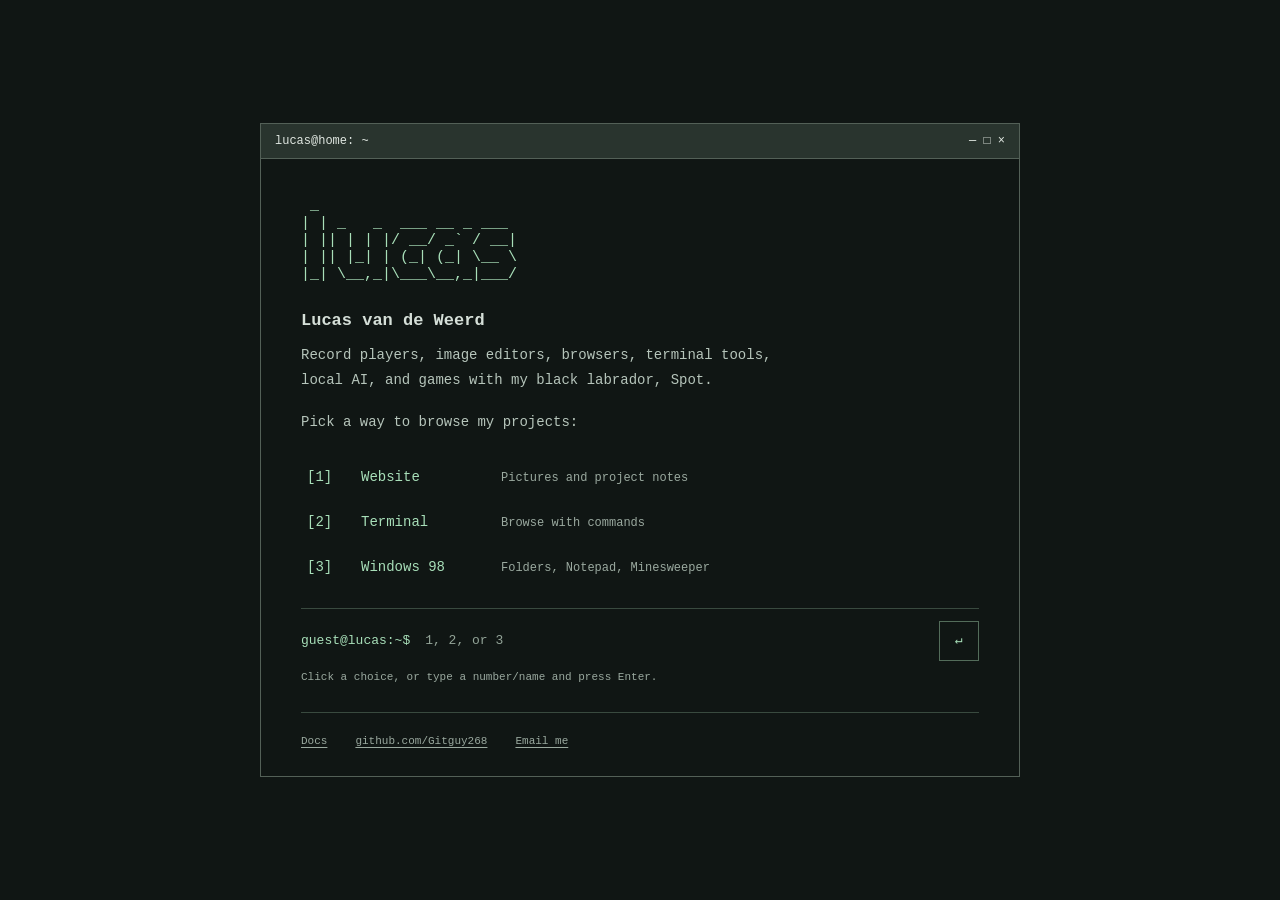
<file: index.html>
<!doctype html>
<html lang="en">
<head>
<meta charset="utf-8">
<meta name="viewport" content="width=device-width, initial-scale=1">
<title>Lucas van de Weerd</title>
<meta name="description" content="Lucas van de Weerd makes things that run on your own device: record players, a Windows 9x desktop, image editors, private browsers, terminal tools, local AI, and games starring Spot the black labrador.">
<meta name="color-scheme" content="light dark">
<meta name="theme-color" content="#008080">
<link rel="canonical" href="https://gitguy268.github.io/">
<link rel="icon" href="favicon.svg" type="image/svg+xml">
<meta property="og:title" content="Lucas van de Weerd">
<meta property="og:description" content="Things that run on your own device: record players, a Windows 9x desktop, image editors, private browsers, terminal tools, local AI, and games starring Spot the black labrador.">
<meta property="og:type" content="website">
<meta property="og:url" content="https://gitguy268.github.io/">
<link rel="stylesheet" href="styles/base.css?v=20261102-1">
<link rel="stylesheet" href="styles/site.css?v=20261102-1">
<link rel="stylesheet" href="styles/shell.css?v=20261102-1">
</head>
<body>
<div id="chooser" class="experience chooser" hidden>
  <main class="boot-shell" aria-labelledby="boot-title">
    <div class="terminal-chrome"><span>lucas@home: ~</span><span aria-hidden="true">— □ ×</span></div>
    <div class="boot-body">
      <pre class="ascii-name" aria-label="Lucas"> _
| | _   _  ___ __ _ ___
| || | | |/ __/ _` / __|
| || |_| | (_| (_| \__ \
|_| \__,_|\___\__,_|___/</pre>
      <h1 id="boot-title">Lucas van de Weerd</h1>
      <p class="boot-intro">Record players, image editors, browsers, terminal tools, local AI, and games with my black labrador, Spot.<span id="boot-typed">Pick a way to browse my projects:</span></p>
      <nav class="experience-options" aria-label="Choose your experience">
        <a class="experience-option" href="?view=website"><span class="option-number">[1]</span><strong>Website</strong><small>Pictures and project notes</small></a>
        <a class="experience-option" href="?view=terminal"><span class="option-number">[2]</span><strong>Terminal</strong><small>Browse with commands</small></a>
        <a class="experience-option" href="?view=desktop"><span class="option-number">[3]</span><strong>Windows 98</strong><small>Folders, Notepad, Minesweeper</small></a>
      </nav>
      <form id="boot-form" class="command-line" autocomplete="off"><label for="boot-input">guest@lucas:~$</label><input id="boot-input" name="command" aria-label="Choose an experience by number or name" placeholder="1, 2, or 3" autocapitalize="off" spellcheck="false"><button type="submit" aria-label="Open selected experience">↵</button></form>
      <p id="boot-feedback" class="boot-feedback" role="status">Click a choice, or type a number/name and press Enter.</p>
      <footer class="chooser-footer"><a href="docs/index.html">Docs</a><a href="https://github.com/Gitguy268">github.com/Gitguy268</a><a href="mailto:l.a.vandeweerd@gmail.com">Email me</a></footer>
    </div>
  </main>
</div>
<div id="website" class="experience website">
<a class="skip" href="#projects">Skip to projects</a>

<header class="hero">
  <div class="site-top"><a href="?view=website" class="wordmark">lvw.</a><span class="site-kicker">Personal projects</span><a class="switch-link" href="?view=choose">Switch experience <span aria-hidden="true">↗</span></a></div>
  <canvas aria-hidden="true"></canvas>
  <p class="hero-eyebrow">Hi, I’m</p>
  <h1 data-glass><span>Lucas</span> <span>van de</span> <span>Weerd</span></h1>
  <p data-glass>I make things that run on your own device: record players, a Windows 9x desktop, image editors, private browsers, terminal tools, local AI, and games starring Spot the black labrador.</p>
  <div class="hero-bottom"><a class="hero-cta" href="#projects">Explore projects <span aria-hidden="true">↓</span></a><a class="hero-aside" href="https://github.com/Gitguy268">Gitguy268 on GitHub ↗</a></div>
</header>

<nav class="dock" aria-label="Sections">
  <a href="#projects">Projects</a>
  <a href="docs/index.html">Docs</a>
  <a href="#about">About</a>
  <a href="mailto:l.a.vandeweerd@gmail.com">Email</a>
</nav>

<main id="projects" tabindex="-1">
  <section class="featured-section" id="featured" aria-labelledby="featured-heading" hidden><div class="section-heading"><h2 id="featured-heading">Try these online</h2><p>Three projects you can open now.</p></div><div id="featured-grid" class="featured-grid"></div></section>
  <div class="collection-heading"><h2>All projects <span id="project-count">49</span></h2><p>Finished things, works in progress, and forks. Each project lists its status and credits.</p></div>
  <div id="project-controls" class="project-controls" hidden><div class="filter-list" aria-label="Project category"><button type="button" data-filter="all" aria-pressed="true">All <span>49</span></button><button type="button" data-filter="players" aria-pressed="false">Players</button><button type="button" data-filter="spot" aria-pressed="false">Spot</button><button type="button" data-filter="editors" aria-pressed="false">Editors</button><button type="button" data-filter="games" aria-pressed="false">Games</button><button type="button" data-filter="tools" aria-pressed="false">Tools</button><button type="button" data-filter="terminal-ai" aria-pressed="false">Terminal &amp; AI</button><button type="button" data-filter="experiments" aria-pressed="false">Experiments</button></div><label class="search-box"><span aria-hidden="true">⌕</span><input id="project-search" type="search" placeholder="Find a project… (press / to jump)" aria-label="Search projects"></label></div>
  <p class="results-summary" id="results-summary" role="status" hidden></p><div id="empty-results" class="empty-results" hidden><h3>No matching projects.</h3><p>Try another search or explore all projects.</p><button type="button" id="reset-filters">Clear filters</button></div>

  <section class="group" aria-labelledby="players">
    <h2 id="players">Players</h2>
    <div class="project-grid">
      <article class="project" id="project-ultra-realistic-vinyl-player" data-project="ultra-realistic-vinyl-player" data-category="players" data-status="public" data-demo="https://gitguy268.github.io/ultra-realistic-vinyl-player/" data-source="https://github.com/Gitguy268/ultra-realistic-vinyl-player">
        <img decoding="async" loading="lazy" src="images/ultra-realistic-vinyl-player.webp" width="1440" height="900" alt="A 3D Thorens turntable with a dust cover raised and an orange-label record on the platter, next to panels of VU meters and sound controls">
        <div>
          <div class="project-meta"><span>Players</span><span class="status live">Available online</span></div><h3>Ultra-Realistic Vinyl Player</h3>
          <p>A Thorens TD 115 MK II in the browser, modelled in 3D from 104 photographs. Slide the speed plate, drag the arm, lift the dust cover and scratch your own records.</p>
          <p class="note project-credit">MIT licence. <a href="https://github.com/Gitguy268/ultra-realistic-vinyl-player">Source on GitHub</a>.</p>
        <div class="project-actions"><a class="action docs-link" href="docs/index.html#ultra-realistic-vinyl-player">Docs</a><a class="action demo-link" href="https://gitguy268.github.io/ultra-realistic-vinyl-player/" target="_blank" rel="noopener noreferrer">Try it <span aria-hidden="true">↗</span></a><a class="action source-link" href="https://github.com/Gitguy268/ultra-realistic-vinyl-player" target="_blank" rel="noopener noreferrer">Source <span aria-hidden="true">↗</span></a></div></div>
      </article>
      <article class="project" id="project-ultra-realistic-cassette-deck" data-project="ultra-realistic-cassette-deck" data-category="players" data-status="public" data-demo="https://gitguy268.github.io/ultra-realistic-cassette-deck/" data-source="https://github.com/Gitguy268/ultra-realistic-cassette-deck">
        <img decoding="async" loading="lazy" src="images/ultra-realistic-cassette-deck.webp" width="1440" height="900" alt="A 3D silver cassette deck on a wooden credenza, a mixtape behind its smoked door and two VU meters lit, next to panels of transport keys and tape controls">
        <div>
          <div class="project-meta"><span>Players</span><span class="status live">Available online</span></div><h3>Ultra-Realistic Cassette Deck</h3>
          <p>A 1980s cassette deck in the browser. Your music is laid onto a mixtape; press the piano keys, cue, wind to the next track, let auto-reverse turn the head, and hear the hiss, the noise reduction and the wow and flutter.</p>
          <p class="note project-credit">MIT licence. <a href="https://github.com/Gitguy268/ultra-realistic-cassette-deck">Source on GitHub</a>.</p>
        <div class="project-actions"><a class="action docs-link" href="docs/index.html#ultra-realistic-cassette-deck">Docs</a><a class="action demo-link" href="https://gitguy268.github.io/ultra-realistic-cassette-deck/" target="_blank" rel="noopener noreferrer">Try it <span aria-hidden="true">↗</span></a><a class="action source-link" href="https://github.com/Gitguy268/ultra-realistic-cassette-deck" target="_blank" rel="noopener noreferrer">Source <span aria-hidden="true">↗</span></a></div></div>
      </article>
      <article class="project" id="project-vinyl-shelf" data-project="vinyl-shelf" data-category="players" data-status="public" data-demo="https://gitguy268.github.io/vinyl-shelf/" data-source="https://github.com/Gitguy268/vinyl-shelf">
        <img decoding="async" loading="lazy" src="images/vinyl-shelf.webp" width="1440" height="900" alt="An oak cube shelf full of LP records against a plaster wall, a turntable on top, a floor lamp to the left and a plant in one cube">
        <div>
          <div class="project-meta"><span>Players</span><span class="status live">Available online</span></div><h3>Vinyl Shelf</h3>
          <p>Your music folder as a 3D record shelf. Every album becomes a record with its own sleeve; pull one out, turn it over for the tracklist, and play it on one of the six vinyl players here, beside the shelf.</p>
          <p class="note project-credit">MIT licence. <a href="https://github.com/Gitguy268/vinyl-shelf">Source on GitHub</a>.</p>
        <div class="project-actions"><a class="action docs-link" href="docs/index.html#vinyl-shelf">Docs</a><a class="action demo-link" href="https://gitguy268.github.io/vinyl-shelf/" target="_blank" rel="noopener noreferrer">Try it <span aria-hidden="true">↗</span></a><a class="action source-link" href="https://github.com/Gitguy268/vinyl-shelf" target="_blank" rel="noopener noreferrer">Source <span aria-hidden="true">↗</span></a></div></div>
      </article>
      <article class="project" id="project-stem-player" data-project="stem-player" data-category="players" data-status="public" data-demo="https://gitguy268.github.io/stem-player/" data-source="https://github.com/Gitguy268/stem-player">
        <img decoding="async" loading="lazy" src="images/stem-player.webp" width="1440" height="900" alt="A round tan handheld music player in 3D with four grooves of pink and purple lights forming a cross, on a pale background">
        <div>
          <div class="project-meta"><span>Players</span><span class="status live">Available online</span></div><h3>Four Stem Player</h3>
          <p>An unofficial replica of both generations of the four-stem hardware player, in real-time 3D. Slide or isolate each stem, and split any song into stems on your own machine.</p>
          <p class="note project-credit">MIT licence. <a href="https://github.com/Gitguy268/stem-player">Source on GitHub</a>.</p>
        <div class="project-actions"><a class="action docs-link" href="docs/index.html#stem-player">Docs</a><a class="action demo-link" href="https://gitguy268.github.io/stem-player/" target="_blank" rel="noopener noreferrer">Try it <span aria-hidden="true">↗</span></a><a class="action source-link" href="https://github.com/Gitguy268/stem-player" target="_blank" rel="noopener noreferrer">Source <span aria-hidden="true">↗</span></a></div></div>
      </article>
      <article class="project" id="project-realistic-vinyl-player" data-project="realistic-vinyl-player" data-category="players" data-status="public" data-demo="https://gitguy268.github.io/realistic-vinyl-player/" data-source="https://github.com/Gitguy268/realistic-vinyl-player">
        <img decoding="async" loading="lazy" src="images/realistic-vinyl-player.webp" width="1440" height="900" alt="A dark turntable playing a record with an orange label, above a tracklist of three demo tracks and the transport buttons">
        <div>
          <div class="project-meta"><span>Players</span><span class="status live">Available online</span></div><h3>Realistic Vinyl Player</h3>
          <p>A turntable in one HTML file, with a modelled motor, tonearm and record surface. Load your own music, drag the tonearm, scratch the record, flip it to side B.</p>
          <p class="note project-credit">MIT licence. <a href="https://github.com/Gitguy268/realistic-vinyl-player">Source on GitHub</a>.</p>
        <div class="project-actions"><a class="action docs-link" href="docs/index.html#realistic-vinyl-player">Docs</a><a class="action demo-link" href="https://gitguy268.github.io/realistic-vinyl-player/" target="_blank" rel="noopener noreferrer">Try it <span aria-hidden="true">↗</span></a><a class="action source-link" href="https://github.com/Gitguy268/realistic-vinyl-player" target="_blank" rel="noopener noreferrer">Source <span aria-hidden="true">↗</span></a></div></div>
      </article>
      <article class="project" id="project-8-bit-vinyl-player" data-project="8-bit-vinyl-player" data-category="players" data-status="public" data-demo="https://gitguy268.github.io/8-bit-vinyl-player/" data-source="https://github.com/Gitguy268/8-bit-vinyl-player">
        <img decoding="async" src="images/8-bit-vinyl-player.webp" width="1440" height="1777" loading="lazy" alt="The same turntable as pixel art in the NES palette, with a tracklist under it">
        <div>
          <div class="project-meta"><span>Players</span><span class="status live">Available online</span></div><h3>8-Bit Vinyl Player</h3>
          <p>The same deck redrawn as pixel art, in one HTML file. It plays your own audio files in the colours of an NES, a Game Boy or a C64.</p>
          <p class="note project-credit">MIT licence. <a href="https://github.com/Gitguy268/8-bit-vinyl-player">Source on GitHub</a>.</p>
        <div class="project-actions"><a class="action docs-link" href="docs/index.html#8-bit-vinyl-player">Docs</a><a class="action demo-link" href="https://gitguy268.github.io/8-bit-vinyl-player/" target="_blank" rel="noopener noreferrer">Try it <span aria-hidden="true">↗</span></a><a class="action source-link" href="https://github.com/Gitguy268/8-bit-vinyl-player" target="_blank" rel="noopener noreferrer">Source <span aria-hidden="true">↗</span></a></div></div>
      </article>
      <article class="project" id="project-ipod" data-project="ipod" data-category="players" data-status="public" data-demo="https://gitguy268.github.io/ipod/" data-source="https://github.com/Gitguy268/ipod">
        <img decoding="async" src="images/ipod.webp" width="1440" height="697" loading="lazy" alt="The iPod in its Massive display mode, playing First Light, with the songs up next below the cover">
        <div>
          <div class="project-meta"><span>Players</span><span class="status live">Available online</span></div><h3>iPod.js (local files)</h3>
          <p>The iPod Classic, playing the music on your own computer. Point it at a folder and browse it with the click wheel.</p>
          <p class="note project-credit">Fork of <a href="https://github.com/tvillarete/ipod-classic-js">tvillarete/ipod-classic-js</a>. MIT licence. <a href="https://github.com/Gitguy268/ipod">Source on GitHub</a>.</p>
        <div class="project-actions"><a class="action docs-link" href="docs/index.html#ipod">Docs</a><a class="action demo-link" href="https://gitguy268.github.io/ipod/" target="_blank" rel="noopener noreferrer">Try it <span aria-hidden="true">↗</span></a><a class="action source-link" href="https://github.com/Gitguy268/ipod" target="_blank" rel="noopener noreferrer">Source <span aria-hidden="true">↗</span></a></div></div>
      </article>
      <article class="project" id="project-audiocheck" data-project="audiocheck" data-category="players" data-status="public" data-demo="https://gitguy268.github.io/audiocheck/" data-source="https://github.com/Gitguy268/audiocheck">
        <img decoding="async" src="images/audiocheck.webp" width="1280" height="1422" loading="lazy" alt="A spectrogram with a dashed line where the sound stops at 16.6 kHz, with the findings for that file beside it">
        <div>
          <div class="project-meta"><span>Players</span><span class="status live">Available online</span></div><h3>audiocheck</h3>
          <p>Checks whether a music file is as good as it claims: an MP3 dressed up as FLAC, or a hi-res file that is upsampled CD audio. No file leaves your device.</p>
          <p class="note project-credit">MIT licence. <a href="https://github.com/Gitguy268/audiocheck">Source on GitHub</a>.</p>
        <div class="project-actions"><a class="action docs-link" href="docs/index.html#audiocheck">Docs</a><a class="action demo-link" href="https://gitguy268.github.io/audiocheck/" target="_blank" rel="noopener noreferrer">Try it <span aria-hidden="true">↗</span></a><a class="action source-link" href="https://github.com/Gitguy268/audiocheck" target="_blank" rel="noopener noreferrer">Source <span aria-hidden="true">↗</span></a></div></div>
      </article>
      <article class="project" id="project-videoina" data-project="videoina" data-category="players" data-status="public" data-demo="https://gitguy268.github.io/videoina/" data-source="https://github.com/Gitguy268/videoina">
        <img decoding="async" src="images/videoina.webp" width="1440" height="810" loading="lazy" alt="Videoina playing a colour-bar test video under a frosted glass control bar">
        <div>
          <div class="project-meta"><span>Players</span><span class="status live">Available online</span></div><h3>Videoina</h3>
          <p>An IINA-style video player for Windows and Linux. It plays what mpv plays, under controls of liquid glass that bend the video behind them.</p>
          <p class="note project-credit">GPL-3.0 licence. <a href="https://github.com/Gitguy268/videoina">Source on GitHub</a>.</p>
        <div class="project-actions"><a class="action docs-link" href="docs/index.html#videoina">Docs</a><a class="action demo-link" href="https://gitguy268.github.io/videoina/" target="_blank" rel="noopener noreferrer">Project page <span aria-hidden="true">↗</span></a><a class="action source-link" href="https://github.com/Gitguy268/videoina" target="_blank" rel="noopener noreferrer">Source <span aria-hidden="true">↗</span></a></div></div>
      </article>
    </div>
  </section>

  <section class="group" aria-labelledby="spot">
    <h2 id="spot">Spot</h2>
    <div class="project-grid">
      <article class="project" id="project-blacklabspotsshop" data-project="blacklabspotsshop" data-category="spot" data-status="public" data-demo="https://blacklabspotsshop.lovable.app/" data-source="https://github.com/Gitguy268/BlackLabSpotsShop">
        <img decoding="async" src="images/blacklabspotsshop.webp" width="1440" height="900" loading="lazy" alt="The shop's front page, headed Spot-powered style">
        <div>
          <div class="project-meta"><span>Spot</span><span class="status live">Available online</span></div><h3>BlackLabSpotsShop</h3>
          <p>A shop site for T-shirts and hoodies with Spot on them.</p>
          <p class="note project-credit">MIT licence. <a href="https://github.com/Gitguy268/BlackLabSpotsShop">Source on GitHub</a>.</p>
        <div class="project-actions"><a class="action docs-link" href="docs/index.html#blacklabspotsshop">Docs</a><a class="action demo-link" href="https://blacklabspotsshop.lovable.app/" target="_blank" rel="noopener noreferrer">Try it <span aria-hidden="true">↗</span></a><a class="action source-link" href="https://github.com/Gitguy268/BlackLabSpotsShop" target="_blank" rel="noopener noreferrer">Source <span aria-hidden="true">↗</span></a></div></div>
      </article>
      <article class="project" id="project-blacklabspots-storefront" data-project="blacklabspots-storefront" data-category="spot" data-status="public" data-demo="https://gitguy268.github.io/blacklabspots-storefront/" data-source="https://github.com/Gitguy268/blacklabspots-storefront">
        <img decoding="async" loading="lazy" src="images/blacklabspots-storefront.webp" width="1200" height="630" alt="The Black Lab Spots share image: the headline Good things for good dogs in heavy black type on warm paper, with one teal dot">
        <div>
          <div class="project-meta"><span>Spot</span><span class="status live">Available online</span></div><h3>Black Lab Spots storefront</h3>
          <p>A custom Next.js shop for the Black Lab Spots catalogue of 35 products, with Stripe checkout and Printify orders. Without keys, the checkout runs in a preview mode that charges nobody.</p>
          <p class="note project-credit">MIT licence. <a href="https://github.com/Gitguy268/blacklabspots-storefront">Source on GitHub</a>.</p>
        <div class="project-actions"><a class="action docs-link" href="docs/index.html#blacklabspots-storefront">Docs</a><a class="action demo-link" href="https://gitguy268.github.io/blacklabspots-storefront/" target="_blank" rel="noopener noreferrer">Project page <span aria-hidden="true">↗</span></a><a class="action source-link" href="https://github.com/Gitguy268/blacklabspots-storefront" target="_blank" rel="noopener noreferrer">Source <span aria-hidden="true">↗</span></a></div></div>
      </article>
      <article class="project" id="project-blacklab-store-yeezy" data-project="blacklab-store-yeezy" data-category="spot" data-status="public" data-demo="https://gitguy268.github.io/blacklab-store-yeezy/" data-source="https://github.com/Gitguy268/blacklab-store-yeezy">
        <img decoding="async" loading="lazy" src="images/blacklab-store-yeezy.webp" width="1440" height="900" alt="A white product grid with mono labels showing a T-shirt, a hoodie and a cap with Spot on it, in three columns">
        <div>
          <div class="project-meta"><span>Spot</span><span class="status live">Available online</span></div><h3>Blacklabspots grid shop</h3>
          <p>A buildless storefront concept with a white canvas, mono labels and a three-column grid of all 35 Black Lab Spots products. Prices are a snapshot, and there is no checkout.</p>
          <p class="note project-credit">MIT licence. <a href="https://github.com/Gitguy268/blacklab-store-yeezy">Source on GitHub</a>.</p>
        <div class="project-actions"><a class="action docs-link" href="docs/index.html#blacklab-store-yeezy">Docs</a><a class="action demo-link" href="https://gitguy268.github.io/blacklab-store-yeezy/" target="_blank" rel="noopener noreferrer">Try it <span aria-hidden="true">↗</span></a><a class="action source-link" href="https://github.com/Gitguy268/blacklab-store-yeezy" target="_blank" rel="noopener noreferrer">Source <span aria-hidden="true">↗</span></a></div></div>
      </article>
    </div>
  </section>

  <section class="group" aria-labelledby="editors">
    <h2 id="editors">Editors</h2>
    <div class="project-grid">
      <article class="project" id="project-paint97" data-project="paint97" data-category="editors" data-status="public" data-demo="https://gitguy268.github.io/paint97/" data-source="https://github.com/Gitguy268/paint97">
        <img decoding="async" src="images/paint97.webp" width="1440" height="900" loading="lazy" alt="A teal Windows 9x desktop with a drawing program open on a flowchart, Minesweeper and Calculator in front of it, and Clippy in the corner">
        <div>
          <div class="project-meta"><span>Editors</span><span class="status live">Available online</span></div><h3>Paint97</h3>
          <p>A Windows 9x desktop built around an Excalidraw whiteboard, with a Start menu, Notepad, Minesweeper, Calculator and Clippy.</p>
          <p class="note project-credit">MIT licence. <a href="https://github.com/Gitguy268/paint97">Source on GitHub</a>.</p>
        <div class="project-actions"><a class="action docs-link" href="docs/index.html#paint97">Docs</a><a class="action demo-link" href="https://gitguy268.github.io/paint97/" target="_blank" rel="noopener noreferrer">Try it <span aria-hidden="true">↗</span></a><a class="action source-link" href="https://github.com/Gitguy268/paint97" target="_blank" rel="noopener noreferrer">Source <span aria-hidden="true">↗</span></a></div></div>
      </article>
      <article class="project" id="project-glasspaint" data-project="glasspaint" data-category="editors" data-status="public" data-demo="https://gitguy268.github.io/GlassPaint/" data-source="https://github.com/Gitguy268/GlassPaint">
        <img decoding="async" src="images/glasspaint.webp" width="1440" height="900" loading="lazy" alt="An image editor with translucent glass toolbars and panels around an empty canvas">
        <div>
          <div class="project-meta"><span>Editors</span><span class="status live">Available online</span></div><h3>GlassPaint</h3>
          <p>miniPaint with a glass interface and tools that run a model on your own device: background removal, object selection and upscaling.</p>
          <p class="note project-credit">Fork of <a href="https://github.com/viliusle/miniPaint">viliusle/miniPaint</a>. MIT licence. <a href="https://github.com/Gitguy268/GlassPaint">Source on GitHub</a>.</p>
        <div class="project-actions"><a class="action docs-link" href="docs/index.html#glasspaint">Docs</a><a class="action demo-link" href="https://gitguy268.github.io/GlassPaint/" target="_blank" rel="noopener noreferrer">Try it <span aria-hidden="true">↗</span></a><a class="action source-link" href="https://github.com/Gitguy268/GlassPaint" target="_blank" rel="noopener noreferrer">Source <span aria-hidden="true">↗</span></a></div></div>
      </article>
      <article class="project" id="project-photocraft" data-project="photocraft" data-category="editors" data-status="public" data-demo="https://gitguy268.github.io/better-photocraft-web/" data-source="https://github.com/Gitguy268/better-photocraft-web">
        <img decoding="async" src="images/photocraft.webp" width="1440" height="900" loading="lazy" alt="An image editor with Hokusai's Great Wave open, a caption card over it, and a curves editor drawn over the histogram">
        <div>
          <div class="project-meta"><span>Editors</span><span class="status live">Available online</span></div><h3>PhotoCraft, my edition</h3>
          <p>PhotoCraft is an open-source image editor written in Rust, with layers, masks and real PSD files. This is its web version with my additions; the PhotoCraft team does not publish or endorse it.</p>
          <p class="note project-credit">Fork of <a href="https://github.com/storytold/photocraft">storytold/photocraft</a>. MIT licence. <a href="https://github.com/Gitguy268/better-photocraft-web">Source on GitHub</a>.</p>
        <div class="project-actions"><a class="action docs-link" href="docs/index.html#photocraft">Docs</a><a class="action demo-link" href="https://gitguy268.github.io/better-photocraft-web/" target="_blank" rel="noopener noreferrer">Project page <span aria-hidden="true">↗</span></a><a class="action source-link" href="https://github.com/Gitguy268/better-photocraft-web" target="_blank" rel="noopener noreferrer">Source <span aria-hidden="true">↗</span></a></div></div>
      </article>
      <article class="project" id="project-pikado" data-project="pikado" data-category="editors" data-status="public" data-demo="https://gitguy268.github.io/pikado/" data-source="https://github.com/Gitguy268/pikado">
        <img decoding="async" src="images/pikado.webp" width="1440" height="900" loading="lazy" alt="An image editor with a photo open: tools down the left, the canvas in the middle, and layer and colour panels on the right">
        <div>
          <div class="project-meta"><span>Editors</span><span class="status live">Available online</span></div><h3>Pikado</h3>
          <p>A raster and vector image editor in the spirit of Photopea. My fork gives the menus and dialogs a glass look.</p>
          <p class="note project-credit">Fork of <a href="https://github.com/koneb71/pikado">koneb71/pikado</a>. MIT licence. <a href="https://github.com/Gitguy268/pikado">Source on GitHub</a>.</p>
        <div class="project-actions"><a class="action docs-link" href="docs/index.html#pikado">Docs</a><a class="action demo-link" href="https://gitguy268.github.io/pikado/" target="_blank" rel="noopener noreferrer">Try it <span aria-hidden="true">↗</span></a><a class="action source-link" href="https://github.com/Gitguy268/pikado" target="_blank" rel="noopener noreferrer">Source <span aria-hidden="true">↗</span></a></div></div>
      </article>
      <article class="project" id="project-textarea" data-project="textarea" data-category="editors" data-status="public" data-demo="https://gitguy268.github.io/textarea/" data-source="https://github.com/Gitguy268/textarea">
        <img decoding="async" src="images/textarea.webp" width="1440" height="1032" loading="lazy" alt="A note with headings, nested bullets and a link, highlighted as Markdown, with a menu open beside it">
        <div>
          <div class="project-meta"><span>Editors</span><span class="status live">Available online</span></div><h3>Textarea</h3>
          <p>A minimalist text editor. Notes live in the URL, in your own document library, or in a file you export. <a href="https://gitguy268.github.io/textarea-plus/">Textarea Plus</a> adds tasks, databases and meetings.</p>
          <p class="note project-credit">Fork of <a href="https://github.com/antonmedv/textarea">antonmedv/textarea</a>. MIT licence. <a href="https://github.com/Gitguy268/textarea">Source on GitHub</a> · <a href="https://github.com/Gitguy268/textarea-plus">Plus source</a>.</p>
        <div class="project-actions"><a class="action docs-link" href="docs/index.html#textarea">Docs</a><a class="action demo-link" href="https://gitguy268.github.io/textarea/" target="_blank" rel="noopener noreferrer">Try it <span aria-hidden="true">↗</span></a><a class="action source-link" href="https://github.com/Gitguy268/textarea" target="_blank" rel="noopener noreferrer">Source <span aria-hidden="true">↗</span></a></div></div>
      </article>
      <article class="project" id="project-liquidframe" data-project="liquidframe" data-category="editors" data-status="public" data-demo="https://gitguy268.github.io/liquidframe/" data-source="https://github.com/Gitguy268/liquidframe">
        <img decoding="async" src="images/liquidframe.webp" width="1440" height="900" loading="lazy" alt="A photo library with a sidebar of library sections and a grid of twelve pictures">
        <div>
          <div class="project-meta"><span>Editors</span><span class="status live">Available online</span></div><h3>LiquidFrame</h3>
          <p>A photo and video library in the style of Photos. Your pictures, edits, AI tools and catalogue all stay on your computer.</p>
          <p class="note project-credit">MIT licence. <a href="https://github.com/Gitguy268/liquidframe">Source on GitHub</a>.</p>
        <div class="project-actions"><a class="action docs-link" href="docs/index.html#liquidframe">Docs</a><a class="action demo-link" href="https://gitguy268.github.io/liquidframe/" target="_blank" rel="noopener noreferrer">Project page <span aria-hidden="true">↗</span></a><a class="action source-link" href="https://github.com/Gitguy268/liquidframe" target="_blank" rel="noopener noreferrer">Source <span aria-hidden="true">↗</span></a></div></div>
      </article>
      <article class="project" id="project-flashnack" data-project="flashnack" data-category="editors" data-status="public" data-demo="https://gitguy268.github.io/flashnack/" data-source="https://github.com/Gitguy268/flashnack">
        <img decoding="async" src="images/flashnack.webp" width="1440" height="900" loading="lazy" alt="Flashnack showing a viaduct photo in the Rangefinder look, five film looks on the right and a strip of negatives below">
        <div>
          <div class="project-meta"><span>Editors</span><span class="status live">Available online</span></div><h3>Flashnack</h3>
          <p>Develops Flashback ONE35 camera photos in the browser. Drop a roll, pick a film look (the Flashback app's six, or search 359 film and era looks), export. Has a camera mode and a 3D ONE35 V2, and works offline. Nothing is uploaded.</p>
          <p class="note project-credit">Port of <a href="https://github.com/lofilogic/flashback-raw-editor">LoFi Logic</a>. GPL-3.0 licence. <a href="https://github.com/Gitguy268/flashnack">Source on GitHub</a>.</p>
        <div class="project-actions"><a class="action docs-link" href="docs/index.html#flashnack">Docs</a><a class="action demo-link" href="https://gitguy268.github.io/flashnack/" target="_blank" rel="noopener noreferrer">Try it <span aria-hidden="true">↗</span></a><a class="action source-link" href="https://github.com/Gitguy268/flashnack" target="_blank" rel="noopener noreferrer">Source <span aria-hidden="true">↗</span></a></div></div>
      </article>
    </div>
  </section>

  <section class="group" aria-labelledby="games">
    <h2 id="games">Games</h2>
    <div class="project-grid">
      <article class="project" id="project-retro-zip" data-project="retro-zip" data-category="games" data-status="public" data-demo="https://gitguy268.github.io/retro-zip/" data-source="https://github.com/Gitguy268/retro-zip">
        <img decoding="async" loading="lazy" src="images/retro-zip.webp" width="1280" height="860" alt="A neon pink and purple arcade page with a pixel-art retro-zip wordmark, a game on a small screen and a line-up of games to play">
        <div>
          <div class="project-meta"><span>Games</span><span class="status live">Available online</span></div><h3>retro-zip</h3>
          <p>A retro game library. Normal mode runs emulated games and Doom in the browser, and terminal mode plays six original games in a real terminal. It includes no commercial ROMs.</p>
          <p class="note project-credit">GPL-3.0 licence. <a href="https://github.com/Gitguy268/retro-zip">Source on GitHub</a>.</p>
        <div class="project-actions"><a class="action docs-link" href="docs/index.html#retro-zip">Docs</a><a class="action demo-link" href="https://gitguy268.github.io/retro-zip/" target="_blank" rel="noopener noreferrer">Project page <span aria-hidden="true">↗</span></a><a class="action source-link" href="https://github.com/Gitguy268/retro-zip" target="_blank" rel="noopener noreferrer">Source <span aria-hidden="true">↗</span></a></div></div>
      </article>
      <article class="project" id="project-spot-fetch" data-project="spot-fetch" data-category="games" data-status="public" data-demo="https://gitguy268.github.io/spot-fetch/" data-source="https://github.com/Gitguy268/spot-fetch">
        <img decoding="async" src="images/spot-fetch.webp" width="1440" height="810" loading="lazy" alt="Spot, a black labrador, running back across the grass with a tennis ball in his mouth">
        <div>
          <div class="project-meta"><span>Games</span><span class="status live">Available online</span></div><h3>Spot apporteert</h3>
          <p>A fetch game. Throw a ball across a park for Spot and look after him: he gets tired, hungry and thirsty. The game is in Dutch.</p>
          <p class="note project-credit">MIT licence. <a href="https://github.com/Gitguy268/spot-fetch">Source on GitHub</a>.</p>
        <div class="project-actions"><a class="action docs-link" href="docs/index.html#spot-fetch">Docs</a><a class="action demo-link" href="https://gitguy268.github.io/spot-fetch/" target="_blank" rel="noopener noreferrer">Try it <span aria-hidden="true">↗</span></a><a class="action source-link" href="https://github.com/Gitguy268/spot-fetch" target="_blank" rel="noopener noreferrer">Source <span aria-hidden="true">↗</span></a></div></div>
      </article>
      <article class="project" id="project-spot-snake" data-project="spot-snake" data-category="games" data-status="public" data-demo="https://gitguy268.github.io/spot-snake/" data-source="https://github.com/Gitguy268/spot-snake">
        <img decoding="async" src="images/spot-snake.webp" width="1272" height="1298" loading="lazy" alt="Spot, a black labrador with a red collar, winding across a lawn towards a biscuit">
        <div>
          <div class="project-meta"><span>Games</span><span class="status live">Available online</span></div><h3>Spot’s Biscuit Snake</h3>
          <p>A snake game in one HTML file. Spot licks up biscuits to grow, and has to mind the fence, the flowers and his own tail. Press AI plays and a small model steers him.</p>
          <p class="note project-credit">MIT licence. <a href="https://github.com/Gitguy268/spot-snake">Source on GitHub</a>.</p>
        <div class="project-actions"><a class="action docs-link" href="docs/index.html#spot-snake">Docs</a><a class="action demo-link" href="https://gitguy268.github.io/spot-snake/" target="_blank" rel="noopener noreferrer">Try it <span aria-hidden="true">↗</span></a><a class="action source-link" href="https://github.com/Gitguy268/spot-snake" target="_blank" rel="noopener noreferrer">Source <span aria-hidden="true">↗</span></a></div></div>
      </article>
      <article class="project" id="project-spot-light" data-project="spot-light" data-category="games" data-status="public" data-demo="https://gitguy268.github.io/spot-light/" data-source="https://github.com/Gitguy268/spot-light">
        <img decoding="async" src="images/spot-light.webp" width="1440" height="900" loading="lazy" alt="Spot, a black labrador with a red collar, chasing a red laser dot across a rug on a wooden floor">
        <div>
          <div class="project-meta"><span>Games</span><span class="status live">Available online</span></div><h3>Spot-light</h3>
          <p>Spot chases a laser dot around the living room and you keep it out of his paws. Three games, in 2D or 3D, and in 8-bit if you like.</p>
          <p class="note project-credit">MIT licence. <a href="https://github.com/Gitguy268/spot-light">Source on GitHub</a>.</p>
        <div class="project-actions"><a class="action docs-link" href="docs/index.html#spot-light">Docs</a><a class="action demo-link" href="https://gitguy268.github.io/spot-light/" target="_blank" rel="noopener noreferrer">Try it <span aria-hidden="true">↗</span></a><a class="action source-link" href="https://github.com/Gitguy268/spot-light" target="_blank" rel="noopener noreferrer">Source <span aria-hidden="true">↗</span></a></div></div>
      </article>
      <article class="project" id="project-spot-light-hd" data-project="spot-light-hd" data-category="games" data-status="public" data-demo="https://gitguy268.github.io/spot-light-hd/" data-source="https://github.com/Gitguy268/spot-light-hd">
        <img decoding="async" src="images/spot-light-hd.webp" width="1440" height="900" loading="lazy" alt="Spot, a furred black labrador with a red collar, running across a wooden floor in a living room at dusk, past a red rug, a green sofa and a lit fireplace">
        <div>
          <div class="project-meta"><span>Games</span><span class="status live">Available online</span></div><h3>Spot-light HD</h3>
          <p>The realistic Spot-light: a furred Spot who skids on the floorboards, loses the dot behind the sofa and barks at it on the wall. Seven games in a living room, a garden and a snowy cabin, with photo mode and sound.</p>
          <p class="note project-credit">MIT licence. <a href="https://github.com/Gitguy268/spot-light-hd">Source on GitHub</a>.</p>
        <div class="project-actions"><a class="action docs-link" href="docs/index.html#spot-light-hd">Docs</a><a class="action demo-link" href="https://gitguy268.github.io/spot-light-hd/" target="_blank" rel="noopener noreferrer">Try it <span aria-hidden="true">↗</span></a><a class="action source-link" href="https://github.com/Gitguy268/spot-light-hd" target="_blank" rel="noopener noreferrer">Source <span aria-hidden="true">↗</span></a></div></div>
      </article>
      <article class="project" id="project-rubber-hose-revue" data-project="rubber-hose-revue" data-category="games" data-status="public" data-demo="https://gitguy268.github.io/rubber-hose-revue/" data-source="https://github.com/Gitguy268/rubber-hose-revue">
        <img decoding="async" loading="lazy" src="images/rubber-hose-revue.webp" width="1440" height="900" alt="A black title card with a gold double border reading The Rubber Hose Revue, listing The Picture and The Game"><div class="project-art" aria-hidden="true"><span>♪</span><small>experiments</small></div><div>
        <div class="project-meta"><span>Games</span><span class="status live">Available online</span></div><h3>The Rubber Hose Revue</h3>
        <p>A rooftop cartoon with a musical saw, and Cannonball Capers, an asteroids game drawn the same way.</p>
        <p class="note project-credit">MIT licence. <a href="https://github.com/Gitguy268/rubber-hose-revue">Source on GitHub</a>.</p>
      <div class="project-actions"><a class="action docs-link" href="docs/index.html#rubber-hose-revue">Docs</a><a class="action demo-link" href="https://gitguy268.github.io/rubber-hose-revue/" target="_blank" rel="noopener noreferrer">Try it <span aria-hidden="true">↗</span></a><a class="action source-link" href="https://github.com/Gitguy268/rubber-hose-revue" target="_blank" rel="noopener noreferrer">Source <span aria-hidden="true">↗</span></a></div></div></article>
    </div>
  </section>

  <section class="group" aria-labelledby="tools">
    <h2 id="tools">Tools</h2>
    <div class="project-grid">
      <article class="project" id="project-edu-code-camp" data-project="edu-code-camp" data-category="tools" data-status="public" data-demo="https://gitguy268.github.io/edu-code-camp/" data-source="https://github.com/Gitguy268/edu-code-camp">
        <img decoding="async" loading="lazy" src="images/edu-code-camp.webp" width="1440" height="900" alt="A Windows 98 style learning dashboard on a teal background, with XP progress, daily quests, a streak, and courses in JavaScript, Python, SQL and Linux">
        <div>
          <div class="project-meta"><span>Tools</span><span class="status live">Available online</span></div><h3>edu-code-camp</h3>
          <p>Learn to code by writing real code: short lessons with hidden tests in JavaScript, Python, SQL and Linux, XP and streaks, eight looks, and Spot the tutor. All offline in your browser.</p>
          <p class="note project-credit">MIT licence. <a href="https://github.com/Gitguy268/edu-code-camp">Source on GitHub</a>.</p>
        <div class="project-actions"><a class="action docs-link" href="docs/index.html#edu-code-camp">Docs</a><a class="action demo-link" href="https://gitguy268.github.io/edu-code-camp/" target="_blank" rel="noopener noreferrer">Try it <span aria-hidden="true">↗</span></a><a class="action source-link" href="https://github.com/Gitguy268/edu-code-camp" target="_blank" rel="noopener noreferrer">Source <span aria-hidden="true">↗</span></a></div></div>
      </article>
      <article class="project" id="project-xiao" data-project="xiao" data-category="tools" data-status="public" data-demo="https://gitguy268.github.io/xiao/" data-source="https://github.com/Gitguy268/xiao">
        <img decoding="async" loading="lazy" src="images/xiao.webp" width="1440" height="900" alt="A dark file library with a search box, a sidebar of downloads, notes and collections, and a long list of PDF, image and archive files">
        <div>
          <div class="project-meta"><span>Tools</span><span class="status live">Available online</span></div><h3>Xiao</h3>
          <p>A calm, private browser built on Zen: built-in ad and tracker blocking, stricter settings, Tor tabs, a randomized fingerprint and a silent mode that connects to nothing by itself.</p>
          <p class="note project-credit">MPL-2.0 licence. <a href="https://github.com/Gitguy268/xiao">Source on GitHub</a>.</p>
        <div class="project-actions"><a class="action docs-link" href="docs/index.html#xiao">Docs</a><a class="action demo-link" href="https://gitguy268.github.io/xiao/" target="_blank" rel="noopener noreferrer">Project page <span aria-hidden="true">↗</span></a><a class="action source-link" href="https://github.com/Gitguy268/xiao" target="_blank" rel="noopener noreferrer">Source <span aria-hidden="true">↗</span></a></div></div>
      </article>
      <article class="project" id="project-archium" data-project="archium" data-category="tools" data-status="public" data-demo="https://gitguy268.github.io/archium/" data-source="https://github.com/Gitguy268/archium">
        <img decoding="async" loading="lazy" src="images/archium.webp" width="1440" height="900" alt="A browser with a purple sidebar of tabs and spaces next to a Wikipedia article about liquids">
        <div>
          <div class="project-meta"><span>Tools</span><span class="status live">Available online</span></div><h3>Archium</h3>
          <p>An Arc and Zen style browser with Helium’s privacy defaults, for Arch Linux and macOS. Tabs in a sidebar on coloured spaces, a command bar, split view, four looks, and a CLI and MCP server for AI apps.</p>
          <p class="note project-credit">MIT licence. <a href="https://github.com/Gitguy268/archium">Source on GitHub</a>.</p>
        <div class="project-actions"><a class="action docs-link" href="docs/index.html#archium">Docs</a><a class="action demo-link" href="https://gitguy268.github.io/archium/" target="_blank" rel="noopener noreferrer">Project page <span aria-hidden="true">↗</span></a><a class="action source-link" href="https://github.com/Gitguy268/archium" target="_blank" rel="noopener noreferrer">Source <span aria-hidden="true">↗</span></a></div></div>
      </article>
      <article class="project" id="project-web-pak" data-project="web-pak" data-category="tools" data-status="public" data-demo="https://gitguy268.github.io/web-pak/" data-source="https://github.com/Gitguy268/web-pak">
        <img decoding="async" src="images/web-pak.webp" width="1440" height="900" loading="lazy" alt="web-pak with an encrypted 7z archive open: a folder tree, a table of files and a preview of a packing list">
        <div>
          <div class="project-meta"><span>Tools</span><span class="status live">Available online</span></div><h3>web-pak</h3>
          <p>A file archiver in the browser, the web version of pakket. Make and open 7z, zip, rar, tar, zstd, age and 50 more kinds, look inside and preview files, edit and convert archives. Nothing is uploaded.</p>
          <p class="note project-credit">MIT licence; 7-Zip inside is LGPL. <a href="https://github.com/Gitguy268/web-pak">Source on GitHub</a>.</p>
        <div class="project-actions"><a class="action docs-link" href="docs/index.html#web-pak">Docs</a><a class="action demo-link" href="https://gitguy268.github.io/web-pak/" target="_blank" rel="noopener noreferrer">Try it <span aria-hidden="true">↗</span></a><a class="action source-link" href="https://github.com/Gitguy268/web-pak" target="_blank" rel="noopener noreferrer">Source <span aria-hidden="true">↗</span></a></div></div>
      </article>
      <article class="project" id="project-glassform" data-project="glassform" data-category="tools" data-status="public" data-demo="https://gitguy268.github.io/glassform/" data-source="https://github.com/Gitguy268/glassform">
        <img decoding="async" src="images/glassform.webp" width="1440" height="900" loading="lazy" alt="glassform's home page: three liquid glass shapes melting together over colourful flowing ribbons, under a glass navigation bar">
        <div>
          <div class="project-meta"><span>Tools</span><span class="status live">Available online</span></div><h3>glassform</h3>
          <p>Liquid glass for the web in every browser: WebGPU and WebGL2 renderers, a CSS version for ordinary pages, and React, Three.js and React Three Fiber bindings. Measured against native SwiftUI glass: SSIM 0.94.</p>
          <p class="note project-credit">MIT licence. Built on <a href="https://github.com/AndrewPrifer/liquid-dom">liquid-dom</a> by Andras Prifer. <a href="https://github.com/Gitguy268/glassform">Source on GitHub</a>.</p>
        <div class="project-actions"><a class="action docs-link" href="docs/index.html#glassform">Docs</a><a class="action demo-link" href="https://gitguy268.github.io/glassform/" target="_blank" rel="noopener noreferrer">Try it <span aria-hidden="true">↗</span></a><a class="action source-link" href="https://github.com/Gitguy268/glassform" target="_blank" rel="noopener noreferrer">Source <span aria-hidden="true">↗</span></a></div></div>
      </article>
      <article class="project" id="project-hillium" data-project="hillium" data-category="tools" data-status="public" data-demo="https://gitguy268.github.io/hillium/" data-source="https://github.com/Gitguy268/hillium">
        <img decoding="async" src="images/hillium.webp" width="1440" height="855" loading="lazy" alt="A browser new tab page with a clock, a search box and quick links">
        <div>
          <div class="project-meta"><span>Tools</span><span class="status live">Available online</span></div><h3>Hillium</h3>
          <p>A privacy layer for the Helium browser: an offline new tab, search that runs on your own Mac, a Tor switch with a kill switch, and a URL cleaner. Plus Hillium Browser, a runnable browser with the same protection, three looks and a local assistant.</p>
          <p class="note project-credit">GPL-3.0 licence. <a href="https://github.com/Gitguy268/hillium">Source on GitHub</a>.</p>
        <div class="project-actions"><a class="action docs-link" href="docs/index.html#hillium">Docs</a><a class="action demo-link" href="https://gitguy268.github.io/hillium/" target="_blank" rel="noopener noreferrer">Try it <span aria-hidden="true">↗</span></a><a class="action source-link" href="https://github.com/Gitguy268/hillium" target="_blank" rel="noopener noreferrer">Source <span aria-hidden="true">↗</span></a></div></div>
      </article>
      <article class="project" id="project-skyhold" data-project="skyhold" data-category="tools" data-status="public" data-demo="https://gitguy268.github.io/skyhold/" data-source="https://github.com/Gitguy268/skyhold">
        <img decoding="async" loading="lazy" src="images/skyhold.webp" width="1440" height="900" alt="The Skyhold web interface with a cloud remote configured, a list of photo files ticked for staging and an Add to vault button">
        <div>
          <div class="project-meta"><span>Tools</span><span class="status live">Available online</span></div><h3>Skyhold</h3>
          <p>For files you want off your computer but not lost. It encrypts them into a local vault, uploads them to any cloud through rclone, checks every copy, then drops the local files. CLI, TUI and web UI.</p>
          <p class="note project-credit">MIT licence. <a href="https://github.com/Gitguy268/skyhold">Source on GitHub</a>.</p>
        <div class="project-actions"><a class="action docs-link" href="docs/index.html#skyhold">Docs</a><a class="action demo-link" href="https://gitguy268.github.io/skyhold/" target="_blank" rel="noopener noreferrer">Project page <span aria-hidden="true">↗</span></a><a class="action source-link" href="https://github.com/Gitguy268/skyhold" target="_blank" rel="noopener noreferrer">Source <span aria-hidden="true">↗</span></a></div></div>
      </article>
      <article class="project" id="project-openfinder" data-project="openfinder" data-category="tools" data-status="public" data-demo="https://gitguy268.github.io/openfinder/" data-source="https://github.com/Gitguy268/openfinder">
        <img decoding="async" src="images/openfinder.webp" width="1280" height="800" loading="lazy" alt="A Finder-style window with a glass sidebar of favourites, and folders shown as icons">
        <div>
          <div class="project-meta"><span>Tools</span><span class="status live">Available online</span></div><h3>OpenFinder</h3>
          <p>A file manager that runs in the browser, styled after the Finder with liquid glass. It works on real folders on your computer, and inside the Xiao browser it is the Library.</p>
          <p class="note project-credit">GPL-3.0-or-later licence. <a href="https://github.com/Gitguy268/openfinder">Source on GitHub</a>.</p>
        <div class="project-actions"><a class="action docs-link" href="docs/index.html#openfinder">Docs</a><a class="action demo-link" href="https://gitguy268.github.io/openfinder/" target="_blank" rel="noopener noreferrer">Try it <span aria-hidden="true">↗</span></a><a class="action source-link" href="https://github.com/Gitguy268/openfinder" target="_blank" rel="noopener noreferrer">Source <span aria-hidden="true">↗</span></a></div></div>
      </article>
      <article class="project" id="project-convert" data-project="convert" data-category="tools" data-status="public" data-demo="https://gitguy268.github.io/convert/" data-source="https://github.com/Gitguy268/convert">
        <img decoding="async" src="images/convert.webp" width="1440" height="900" loading="lazy" alt="A file converter with an MP4 file loaded and GIF chosen as the output format">
        <div>
          <div class="project-meta"><span>Tools</span><span class="status live">Available online</span></div><h3>Convert to it!</h3>
          <p>A file converter that works between almost any two formats without uploading anything. My fork adds output settings for each conversion, and much more.</p>
          <p class="note project-credit">Fork of <a href="https://github.com/p2r3/convert">p2r3/convert</a>. GPL-2.0 licence. <a href="https://github.com/Gitguy268/convert">Source on GitHub</a>.</p>
        <div class="project-actions"><a class="action docs-link" href="docs/index.html#convert">Docs</a><a class="action demo-link" href="https://gitguy268.github.io/convert/" target="_blank" rel="noopener noreferrer">Try it <span aria-hidden="true">↗</span></a><a class="action source-link" href="https://github.com/Gitguy268/convert" target="_blank" rel="noopener noreferrer">Source <span aria-hidden="true">↗</span></a></div></div>
      </article>
      <article class="project" id="project-retrofind" data-project="retrofind" data-category="tools" data-status="public" data-demo="https://gitguy268.github.io/retrofind/" data-source="https://github.com/Gitguy268/retrofind">
        <img decoding="async" src="images/retrofind.webp" width="1440" height="912" loading="lazy" alt="A Windows 98 window over a cloudy sky showing a 1998-style search page with a multicoloured Retrofind wordmark and an I'm Feeling Lucky button">
        <div>
          <div class="project-meta"><span>Tools</span><span class="status live">Available online</span></div><h3>Retrofind</h3>
          <p>Private web search on your own Mac, in the style of 1998. SearXNG runs underneath without Docker, under a start page modelled on early Google in a Windows 98 window of liquid glass.</p>
          <p class="note project-credit">MIT licence. <a href="https://github.com/Gitguy268/retrofind">Source on GitHub</a>.</p>
        <div class="project-actions"><a class="action docs-link" href="docs/index.html#retrofind">Docs</a><a class="action demo-link" href="https://gitguy268.github.io/retrofind/" target="_blank" rel="noopener noreferrer">Try it <span aria-hidden="true">↗</span></a><a class="action source-link" href="https://github.com/Gitguy268/retrofind" target="_blank" rel="noopener noreferrer">Source <span aria-hidden="true">↗</span></a></div></div>
      </article>
      <article class="project" id="project-web2app" data-project="web2app" data-category="tools" data-status="public" data-demo="https://gitguy268.github.io/web2app/" data-source="https://github.com/Gitguy268/web2app">
        <img decoding="async" src="images/web2app.webp" width="1440" height="900" loading="lazy" alt="A page headed Turn any website into a Mac app, with buttons for popular apps and a build form">
        <div>
          <div class="project-meta"><span>Tools</span><span class="status live">Available online</span></div><h3>web2app</h3>
          <p>Turns any website into a small Mac app. A page on your own Mac for the Pake command-line tool, with a build queue, a history, offline builds and phone pairing.</p>
          <p class="note project-credit">Built on <a href="https://github.com/tw93/Pake">tw93/Pake</a>. GPL-3.0-or-later licence. <a href="https://github.com/Gitguy268/web2app">Source on GitHub</a>.</p>
        <div class="project-actions"><a class="action docs-link" href="docs/index.html#web2app">Docs</a><a class="action demo-link" href="https://gitguy268.github.io/web2app/" target="_blank" rel="noopener noreferrer">Project page <span aria-hidden="true">↗</span></a><a class="action source-link" href="https://github.com/Gitguy268/web2app" target="_blank" rel="noopener noreferrer">Source <span aria-hidden="true">↗</span></a></div></div>
      </article>
      <article class="project" id="project-qrer" data-project="qrer" data-category="tools" data-status="public" data-demo="https://gitguy268.github.io/qrer/" data-source="https://github.com/Gitguy268/qrer">
        <img decoding="async" src="images/qrer.webp" width="1440" height="900" loading="lazy" alt="A Windows 98 window titled Qrer, QR Editor, over a cloud wallpaper, showing a QR code and export buttons">
        <div>
          <div class="project-meta"><span>Tools</span><span class="status live">Available online</span></div><h3>Qrer</h3>
          <p>A QR code editor that looks like Windows 98, with liquid glass on its title bar and taskbar. It reads codes as well as making them, and 2.7 adds an Art look and animated GIFs.</p>
          <p class="note project-credit">MIT licence. <a href="https://github.com/Gitguy268/qrer">Source on GitHub</a>.</p>
        <div class="project-actions"><a class="action docs-link" href="docs/index.html#qrer">Docs</a><a class="action demo-link" href="https://gitguy268.github.io/qrer/" target="_blank" rel="noopener noreferrer">Try it <span aria-hidden="true">↗</span></a><a class="action source-link" href="https://github.com/Gitguy268/qrer" target="_blank" rel="noopener noreferrer">Source <span aria-hidden="true">↗</span></a></div></div>
      </article>
      <article class="project" id="project-qrcodeforeveryone" data-project="qrcodeforeveryone" data-category="tools" data-status="public" data-demo="https://qrcodeforeveryone.vercel.app" data-source="https://github.com/Gitguy268/QRcodeforeveryone">
        <img decoding="async" src="images/qrcodeforeveryone.webp" width="1440" height="900" loading="lazy" alt="A QR code generator with fields for the content, two colours and a logo">
        <div>
          <div class="project-meta"><span>Tools</span><span class="status live">Available online</span></div><h3>QRcodeforeveryone</h3>
          <p>Free QR codes that do not expire. Pick the colours and put a logo in the middle.</p>
          <p class="note project-credit">MIT licence. <a href="https://github.com/Gitguy268/QRcodeforeveryone">Source on GitHub</a>.</p>
        <div class="project-actions"><a class="action docs-link" href="docs/index.html#qrcodeforeveryone">Docs</a><a class="action demo-link" href="https://qrcodeforeveryone.vercel.app" target="_blank" rel="noopener noreferrer">Try it <span aria-hidden="true">↗</span></a><a class="action source-link" href="https://github.com/Gitguy268/QRcodeforeveryone" target="_blank" rel="noopener noreferrer">Source <span aria-hidden="true">↗</span></a></div></div>
      </article>
      <article class="project" id="project-htmltopng" data-project="htmltopng" data-category="tools" data-status="public" data-demo="https://htmltopngconverter.vercel.app/" data-source="https://github.com/Gitguy268/htmltopng">
        <img decoding="async" src="images/htmltopng.webp" width="1440" height="900" loading="lazy" alt="A code editor beside a preview pane, with a button to capture the preview as a PNG">
        <div>
          <div class="project-meta"><span>Tools</span><span class="status live">Available online</span></div><h3>htmltopng</h3>
          <p>Turns an HTML file into a PNG image.</p>
          <p class="note project-credit">MIT licence. <a href="https://github.com/Gitguy268/htmltopng">Source on GitHub</a>.</p>
        <div class="project-actions"><a class="action docs-link" href="docs/index.html#htmltopng">Docs</a><a class="action demo-link" href="https://htmltopngconverter.vercel.app/" target="_blank" rel="noopener noreferrer">Try it <span aria-hidden="true">↗</span></a><a class="action source-link" href="https://github.com/Gitguy268/htmltopng" target="_blank" rel="noopener noreferrer">Source <span aria-hidden="true">↗</span></a></div></div>
      </article>
      <article class="project" id="project-better-aiko" data-project="better-aiko" data-category="tools" data-status="public" data-demo="https://gitguy268.github.io/better-aiko/" data-source="https://github.com/Gitguy268/better-aiko">
        <img decoding="async" loading="lazy" src="images/better-aiko.webp" width="1440" height="900" alt="A page of line icons in a grid with their names underneath, a search box at the top and a Better Aiko logo">
        <div>
          <div class="project-meta"><span>Tools</span><span class="status live">Available online</span></div><h3>Better Aiko</h3>
          <p>Aiko icons for AI interfaces, with 101 more of them and every icon named. Browse, search, recolour and download them on one page.</p>
          <p class="note project-credit">Fork of <a href="https://github.com/tw93/aiko">tw93/aiko</a>. MIT licence. <a href="https://github.com/Gitguy268/better-aiko">Source on GitHub</a>.</p>
        <div class="project-actions"><a class="action docs-link" href="docs/index.html#better-aiko">Docs</a><a class="action demo-link" href="https://gitguy268.github.io/better-aiko/" target="_blank" rel="noopener noreferrer">Try it <span aria-hidden="true">↗</span></a><a class="action source-link" href="https://github.com/Gitguy268/better-aiko" target="_blank" rel="noopener noreferrer">Source <span aria-hidden="true">↗</span></a></div></div>
      </article>
      <article class="project" id="project-clippy-choppy" data-project="clippy-choppy" data-category="tools" data-status="public" data-demo="https://gitguy268.github.io/clippy-choppy/" data-source="https://github.com/Gitguy268/clippy-choppy">
        <div class="project-art" aria-hidden="true"><span>📎</span><small>tools</small></div>
        <div>
          <div class="project-meta"><span>Tools</span><span class="status live">Available online</span></div><h3>Clippy Choppy</h3>
          <p>Clippy on your web page, in plain JavaScript. An unofficial fan project. The character artwork belongs to its owner and is outside the MIT licence.</p>
          <p class="note project-credit">MIT licence. <a href="https://github.com/Gitguy268/clippy-choppy">Source on GitHub</a>.</p>
        <div class="project-actions"><a class="action docs-link" href="docs/index.html#clippy-choppy">Docs</a><a class="action demo-link" href="https://gitguy268.github.io/clippy-choppy/" target="_blank" rel="noopener noreferrer">Project page <span aria-hidden="true">↗</span></a><a class="action source-link" href="https://github.com/Gitguy268/clippy-choppy" target="_blank" rel="noopener noreferrer">Source <span aria-hidden="true">↗</span></a></div></div>
      </article>
    </div>
  </section>

  <section class="group" aria-labelledby="terminal-ai">
    <h2 id="terminal-ai">Terminal &amp; AI</h2>
    <div class="project-grid">
      <article class="project" id="project-lvw-harness" data-project="lvw-harness" data-category="terminal-ai" data-status="public" data-demo="https://gitguy268.github.io/LvW-harness/" data-source="https://github.com/Gitguy268/LvW-harness">
        <img decoding="async" loading="lazy" src="images/lvw-harness.webp" width="1440" height="900" alt="The LvW web interface on its Skills page, with an install box and a list of installed skills such as code review, research and test-driven development">
        <div>
          <div class="project-meta"><span>Terminal &amp; AI</span><span class="status live">Available online</span></div><h3>LvW-harness</h3>
          <p>A local-first AI agent with a one-command model manager for Hugging Face, GitHub and GitLab. It edits files, runs commands, browses and remembers, in a terminal or a web UI.</p>
          <p class="note project-credit">MIT licence. <a href="https://github.com/Gitguy268/LvW-harness">Source on GitHub</a>.</p>
        <div class="project-actions"><a class="action docs-link" href="docs/index.html#lvw-harness">Docs</a><a class="action demo-link" href="https://gitguy268.github.io/LvW-harness/" target="_blank" rel="noopener noreferrer">Project page <span aria-hidden="true">↗</span></a><a class="action source-link" href="https://github.com/Gitguy268/LvW-harness" target="_blank" rel="noopener noreferrer">Source <span aria-hidden="true">↗</span></a></div></div>
      </article>
      <article class="project" id="project-usb-llms" data-project="usb-llms" data-category="terminal-ai" data-status="public" data-demo="https://gitguy268.github.io/usb-llms/" data-source="https://github.com/Gitguy268/usb-llms">
        <img decoding="async" loading="lazy" src="images/usb-llms.webp" width="1180" height="760" alt="The USB LLMS model manager in a browser, listing the models on the drive with sizes and a catalogue of suggested models to add">
        <div>
          <div class="project-meta"><span>Terminal &amp; AI</span><span class="status live">Available online</span></div><h3>USB LLMS</h3>
          <p>Run AI models from a USB stick on macOS, Windows and Linux, with or without the internet. One small program plus a folder, with a terminal UI, a web UI and Open WebUI. Nothing is installed on the computer.</p>
          <p class="note project-credit">MIT licence. <a href="https://github.com/Gitguy268/usb-llms">Source on GitHub</a>.</p>
        <div class="project-actions"><a class="action docs-link" href="docs/index.html#usb-llms">Docs</a><a class="action demo-link" href="https://gitguy268.github.io/usb-llms/" target="_blank" rel="noopener noreferrer">Project page <span aria-hidden="true">↗</span></a><a class="action source-link" href="https://github.com/Gitguy268/usb-llms" target="_blank" rel="noopener noreferrer">Source <span aria-hidden="true">↗</span></a></div></div>
      </article>
      <article class="project" id="project-tabshell" data-project="tabshell" data-category="terminal-ai" data-status="public" data-demo="https://gitguy268.github.io/tabshell/" data-source="https://github.com/Gitguy268/tabshell">
        <img decoding="async" src="images/tabshell.webp" width="1440" height="864" loading="lazy" alt="A Linux terminal in a browser tab showing uname and the Alpine release, with Browser VM, Docker and Reset buttons above it">
        <div>
          <div class="project-meta"><span>Terminal &amp; AI</span><span class="status live">Available online</span></div><h3>TabShell</h3>
          <p>A real Linux terminal in a browser tab. Install packages, play terminal games, then press Reset and it’s as if nothing happened.</p>
          <p class="note project-credit">MIT licence. <a href="https://github.com/Gitguy268/tabshell">Source on GitHub</a>.</p>
        <div class="project-actions"><a class="action docs-link" href="docs/index.html#tabshell">Docs</a><a class="action demo-link" href="https://gitguy268.github.io/tabshell/" target="_blank" rel="noopener noreferrer">Try it <span aria-hidden="true">↗</span></a><a class="action source-link" href="https://github.com/Gitguy268/tabshell" target="_blank" rel="noopener noreferrer">Source <span aria-hidden="true">↗</span></a></div></div>
      </article>
      <article class="project" id="project-needle" data-project="needle" data-category="terminal-ai" data-status="public" data-demo="https://gitguy268.github.io/needle/" data-source="https://github.com/Gitguy268/needle">
        <img decoding="async" loading="lazy" src="images/needle.webp" width="1440" height="850" alt="A dark terminal music player with columns of artists, albums and tracks, half-block cover art and a progress bar">
        <div>
          <div class="project-meta"><span>Terminal &amp; AI</span><span class="status live">Available online</span></div><h3>needle</h3>
          <p>A terminal music player with a full-screen TUI, a mode that keeps your shell, a background daemon and a JSON-lines interface for scripts. It plays what mpv plays.</p>
          <p class="note project-credit">MIT licence. <a href="https://github.com/Gitguy268/needle">Source on GitHub</a>.</p>
        <div class="project-actions"><a class="action docs-link" href="docs/index.html#needle">Docs</a><a class="action demo-link" href="https://gitguy268.github.io/needle/" target="_blank" rel="noopener noreferrer">Project page <span aria-hidden="true">↗</span></a><a class="action source-link" href="https://github.com/Gitguy268/needle" target="_blank" rel="noopener noreferrer">Source <span aria-hidden="true">↗</span></a></div></div>
      </article>
      <article class="project" id="project-spot-cli" data-project="spot-cli" data-category="terminal-ai" data-status="public" data-demo="https://gitguy268.github.io/spot-cli/" data-source="https://github.com/Gitguy268/spot-cli">
        <img decoding="async" loading="lazy" src="images/spot-cli.webp" width="1440" height="900" alt="Spot, a pixel-art black labrador with a red collar and gold tag, sits on a purple rug with heart eyes and his tongue out, next to his food bowl and a tennis ball, above bars for food, joy, energy and bond in a dark terminal">
        <div>
          <div class="project-meta"><span>Terminal &amp; AI</span><span class="status live">Available online</span></div><h3>spot</h3>
          <p>Spot the black lab lives in your terminal. He sits in your prompt, gets hungry over the day, wags when your tests pass and does zoomies when you fix them. Run <code>spot</code> to pet him, feed him and play fetch.</p>
          <p class="note project-credit">MIT licence. <a href="https://github.com/Gitguy268/spot-cli">Source on GitHub</a>.</p>
        <div class="project-actions"><a class="action docs-link" href="docs/index.html#spot-cli">Docs</a><a class="action demo-link" href="https://gitguy268.github.io/spot-cli/" target="_blank" rel="noopener noreferrer">Project page <span aria-hidden="true">↗</span></a><a class="action source-link" href="https://github.com/Gitguy268/spot-cli" target="_blank" rel="noopener noreferrer">Source <span aria-hidden="true">↗</span></a></div></div>
      </article>
      <article class="project" id="project-quicktalk" data-project="quicktalk" data-category="terminal-ai" data-status="public" data-demo="https://gitguy268.github.io/quicktalk/" data-source="https://github.com/Gitguy268/quicktalk">
        <div class="project-art" aria-hidden="true"><span>◉</span><small>terminal &amp; ai</small></div>
        <div>
          <div class="project-meta"><span>Terminal &amp; AI</span><span class="status live">Available online</span></div><h3>QuickTalk</h3>
          <p>A quiet place for your voice: local-first desktop dictation and meeting notes, built with Rust, Tauri 2 and Svelte 5. A 0.1 development build.</p>
          <p class="note project-credit">MIT licence. <a href="https://github.com/Gitguy268/quicktalk">Source on GitHub</a>.</p>
        <div class="project-actions"><a class="action docs-link" href="docs/index.html#quicktalk">Docs</a><a class="action demo-link" href="https://gitguy268.github.io/quicktalk/" target="_blank" rel="noopener noreferrer">Project page <span aria-hidden="true">↗</span></a><a class="action source-link" href="https://github.com/Gitguy268/quicktalk" target="_blank" rel="noopener noreferrer">Source <span aria-hidden="true">↗</span></a></div></div>
      </article>
      <article class="project" id="project-glyphium" data-project="glyphium" data-category="terminal-ai" data-status="public" data-demo="https://gitguy268.github.io/glyphium/" data-source="https://github.com/Gitguy268/glyphium">
        <div class="project-art" aria-hidden="true"><span>›_</span><small>terminal &amp; ai</small></div>
        <div>
          <div class="project-meta"><span>Terminal &amp; AI</span><span class="status live">Available online</span></div><h3>Glyphium</h3>
          <p>A GPU-rendered terminal emulator in Rust, built on libghostty-vt. Early development: the desktop app, end-to-end scripts and fuzz tests pass.</p>
          <p class="note project-credit">MIT licence. <a href="https://github.com/Gitguy268/glyphium">Source on GitHub</a>.</p>
        <div class="project-actions"><a class="action docs-link" href="docs/index.html#glyphium">Docs</a><a class="action demo-link" href="https://gitguy268.github.io/glyphium/" target="_blank" rel="noopener noreferrer">Project page <span aria-hidden="true">↗</span></a><a class="action source-link" href="https://github.com/Gitguy268/glyphium" target="_blank" rel="noopener noreferrer">Source <span aria-hidden="true">↗</span></a></div></div>
      </article>
      <article class="project" id="project-textarea-cli" data-project="textarea-cli" data-category="terminal-ai" data-status="public" data-demo="https://gitguy268.github.io/textarea-cli/" data-source="https://github.com/Gitguy268/textarea-cli">
        <img decoding="async" loading="lazy" src="images/textarea-cli.webp" width="1440" height="597" alt="A terminal menu for textarea with numbered rows for a new note, quick capture, today, search, tasks, tags, sync and settings">
        <div>
          <div class="project-meta"><span>Terminal &amp; AI</span><span class="status live">Available online</span></div><h3>textarea-cli</h3>
          <p>Textarea in the terminal. Type <code>text</code> for a menu, or <code>text buy milk</code> to jot something down without opening anything. Syncs with Obsidian, Apple Notes and any folder.</p>
          <p class="note project-credit">MIT licence. <a href="https://github.com/Gitguy268/textarea-cli">Source on GitHub</a>.</p>
        <div class="project-actions"><a class="action docs-link" href="docs/index.html#textarea-cli">Docs</a><a class="action demo-link" href="https://gitguy268.github.io/textarea-cli/" target="_blank" rel="noopener noreferrer">Project page <span aria-hidden="true">↗</span></a><a class="action source-link" href="https://github.com/Gitguy268/textarea-cli" target="_blank" rel="noopener noreferrer">Source <span aria-hidden="true">↗</span></a></div></div>
      </article>
      <article class="project" id="project-opencode" data-project="opencode" data-category="terminal-ai" data-status="public" data-demo="https://gitguy268.github.io/opencode/" data-source="https://github.com/Gitguy268/opencode">
        <div class="project-art" aria-hidden="true"><span>›_</span><small>terminal &amp; ai</small></div>
        <div>
          <div class="project-meta"><span>Terminal &amp; AI</span><span class="status live">Available online</span></div><h3>opencode, my edition</h3>
          <p>The opencode coding agent with nine additions, among them session goals, a token breakdown, transcript search, Claude Code hooks and a shell sandbox.</p>
          <p class="note project-credit">Fork of <a href="https://github.com/anomalyco/opencode">anomalyco/opencode</a>. MIT licence. <a href="https://github.com/Gitguy268/opencode">Source on GitHub</a>.</p>
        <div class="project-actions"><a class="action docs-link" href="docs/index.html#opencode">Docs</a><a class="action demo-link" href="https://gitguy268.github.io/opencode/" target="_blank" rel="noopener noreferrer">Project page <span aria-hidden="true">↗</span></a><a class="action source-link" href="https://github.com/Gitguy268/opencode" target="_blank" rel="noopener noreferrer">Source <span aria-hidden="true">↗</span></a></div></div>
      </article>
      <article class="project" id="project-superfile" data-project="superfile" data-category="terminal-ai" data-status="public" data-demo="https://gitguy268.github.io/superfile/" data-source="https://github.com/Gitguy268/superfile">
        <div class="project-art" aria-hidden="true"><span>▤</span><small>terminal &amp; ai</small></div>
        <div>
          <div class="project-meta"><span>Terminal &amp; AI</span><span class="status live">Available online</span></div><h3>superfile, my edition</h3>
          <p>The superfile terminal file manager with eleven fixes and features: six from open upstream pull requests and five of my own.</p>
          <p class="note project-credit">Fork of <a href="https://github.com/yorukot/superfile">yorukot/superfile</a>. MIT licence. <a href="https://github.com/Gitguy268/superfile">Source on GitHub</a>.</p>
        <div class="project-actions"><a class="action docs-link" href="docs/index.html#superfile">Docs</a><a class="action demo-link" href="https://gitguy268.github.io/superfile/" target="_blank" rel="noopener noreferrer">Project page <span aria-hidden="true">↗</span></a><a class="action source-link" href="https://github.com/Gitguy268/superfile" target="_blank" rel="noopener noreferrer">Source <span aria-hidden="true">↗</span></a></div></div>
      </article>
      <article class="project" id="project-container" data-project="container" data-category="terminal-ai" data-status="public" data-demo="https://gitguy268.github.io/container/" data-source="https://github.com/Gitguy268/container">
        <img decoding="async" src="images/container.webp" width="1100" height="688" loading="lazy" alt="A terminal dashboard listing four containers with their image, state, IP address, CPU and memory, and key hints along the bottom">
        <div>
          <div class="project-meta"><span>Terminal &amp; AI</span><span class="status live">Available online</span></div><h3>container, my edition</h3>
          <p>Apple’s tool for running Linux containers on a Mac, with <code>container here</code>, which boots a VM inside your terminal with no background services, and <code>container dash</code>, a full-screen dashboard. Plus fixes and new options.</p>
          <p class="note project-credit">Fork of <a href="https://github.com/apple/container">apple/container</a>. Apache-2.0 licence. <a href="https://github.com/Gitguy268/container">Source on GitHub</a>.</p>
        <div class="project-actions"><a class="action docs-link" href="docs/index.html#container">Docs</a><a class="action demo-link" href="https://gitguy268.github.io/container/" target="_blank" rel="noopener noreferrer">Project page <span aria-hidden="true">↗</span></a><a class="action source-link" href="https://github.com/Gitguy268/container" target="_blank" rel="noopener noreferrer">Source <span aria-hidden="true">↗</span></a></div></div>
      </article>
    </div>
  </section>

  <section class="group" aria-labelledby="experiments">
    <h2 id="experiments">Experiments</h2>
    <div class="plain">
      <article class="project" id="project-spot-moodboard" data-project="spot-moodboard" data-category="experiments" data-status="public" data-demo="https://gitguy268.github.io/spot-moodboard/" data-source="https://github.com/Gitguy268/spot-moodboard">
        <img decoding="async" loading="lazy" src="images/spot-moodboard.webp" width="1440" height="900" alt="Polaroid-style pictures of Spot, a black labrador in Santa hats and jumpers, pinned with red pins and tape on a cork board">
        <div>
          <div class="project-meta"><span>Experiments</span><span class="status live">Available online</span></div><h3>Spot Moodboard</h3>
          <p>40 pictures of Spot to pin around a cork board, browse in a clean gallery, or see in gold frames by the fire with falling snow. Open any picture to copy its colours.</p>
          <p class="note project-credit">MIT licence for the code. <a href="https://github.com/Gitguy268/spot-moodboard">Source on GitHub</a>.</p>
        <div class="project-actions"><a class="action docs-link" href="docs/index.html#spot-moodboard">Docs</a><a class="action demo-link" href="https://gitguy268.github.io/spot-moodboard/" target="_blank" rel="noopener noreferrer">Try it <span aria-hidden="true">↗</span></a><a class="action source-link" href="https://github.com/Gitguy268/spot-moodboard" target="_blank" rel="noopener noreferrer">Source <span aria-hidden="true">↗</span></a></div></div>
      </article>
      <article class="project" id="project-spot-screensaver" data-project="spot-screensaver" data-category="experiments" data-status="public" data-demo="https://gitguy268.github.io/spot-screensaver/" data-source="https://github.com/Gitguy268/spot-screensaver">
        <img decoding="async" loading="lazy" src="images/spot-screensaver.webp" width="1440" height="900" alt="Spot, a black labrador wrapped in a grey blanket with a bone print, dozing on the wooden floor of a log cabin in front of a crackling stone fireplace at night">
        <div>
          <div class="project-meta"><span>Experiments</span><span class="status live">Available online</span></div><h3>Spot Screensaver</h3>
          <p>Spot dozes in his blanket by the fire, dreams with twitching paws, and chases a butterfly, a ball or a laser dot in his dream. A macOS screen saver and a browser screensaver, in 3D or in vector.</p>
          <p class="note project-credit">MIT licence. <a href="https://github.com/Gitguy268/spot-screensaver">Source on GitHub</a>.</p>
        <div class="project-actions"><a class="action docs-link" href="docs/index.html#spot-screensaver">Docs</a><a class="action demo-link" href="https://gitguy268.github.io/spot-screensaver/" target="_blank" rel="noopener noreferrer">Try it <span aria-hidden="true">↗</span></a><a class="action source-link" href="https://github.com/Gitguy268/spot-screensaver" target="_blank" rel="noopener noreferrer">Source <span aria-hidden="true">↗</span></a></div></div>
      </article>
      <article class="project" id="project-cozy-christmas-lab" data-project="cozy-christmas-lab" data-category="experiments" data-status="public" data-demo="https://gitguy268.github.io/cozy-christmas-lab/" data-source="https://github.com/Gitguy268/cozy-christmas-lab"><div class="project-art" aria-hidden="true"><span>✳</span><small>experiments</small></div><div>
        <div class="project-meta"><span>Experiments</span><span class="status live">Available online</span></div><h3>Cozy Christmas Lab</h3>
        <p>An 8-bit room with a labrador, a Christmas tree and snow falling outside, on a screen of 256 by 144 pixels.</p>
        <p class="note project-credit">MIT licence. <a href="https://github.com/Gitguy268/cozy-christmas-lab">Source on GitHub</a>.</p>
      <div class="project-actions"><a class="action docs-link" href="docs/index.html#cozy-christmas-lab">Docs</a><a class="action demo-link" href="https://gitguy268.github.io/cozy-christmas-lab/" target="_blank" rel="noopener noreferrer">Try it <span aria-hidden="true">↗</span></a><a class="action source-link" href="https://github.com/Gitguy268/cozy-christmas-lab" target="_blank" rel="noopener noreferrer">Source <span aria-hidden="true">↗</span></a></div></div></article>
      <article class="project" id="project-vinyl-player" data-project="vinyl-player" data-category="experiments" data-status="public" data-demo="https://vinyl-player-chi.vercel.app" data-source="https://github.com/Gitguy268/Vinyl-Player"><div class="project-art" aria-hidden="true"><span>◉</span><small>experiments</small></div><div>
        <div class="project-meta"><span>Experiments</span><span class="status live">Available online</span></div><h3>Vinyl Player</h3>
        <p>An earlier record player in one HTML file, for your own audio files: a draggable tonearm, scratching, three speeds and a three-band EQ. The Realistic Vinyl Player is its remake.</p>
        <p class="note project-credit">MIT licence. <a href="https://github.com/Gitguy268/Vinyl-Player">Source on GitHub</a>.</p>
      <div class="project-actions"><a class="action docs-link" href="docs/index.html#vinyl-player">Docs</a><a class="action demo-link" href="https://vinyl-player-chi.vercel.app" target="_blank" rel="noopener noreferrer">Try it <span aria-hidden="true">↗</span></a><a class="action source-link" href="https://github.com/Gitguy268/Vinyl-Player" target="_blank" rel="noopener noreferrer">Source <span aria-hidden="true">↗</span></a></div></div></article>
      <article class="project" id="project-vinyl-player-for-spotify" data-project="vinyl-player-for-spotify" data-category="experiments" data-status="public" data-demo="https://vinyl-player-for-spotify.vercel.app" data-source="https://github.com/Gitguy268/vinyl-player-for-spotify"><div class="project-art" aria-hidden="true"><span>◎</span><small>experiments</small></div><div>
        <div class="project-meta"><span>Experiments</span><span class="status live">Available online</span></div><h3>Vinyl Player for Spotify</h3>
        <p>An earlier record player that plays your own files or connects to Spotify.</p>
        <p class="note project-credit">Apache-2.0 licence. <a href="https://github.com/Gitguy268/vinyl-player-for-spotify">Source on GitHub</a>.</p>
      <div class="project-actions"><a class="action docs-link" href="docs/index.html#vinyl-player-for-spotify">Docs</a><a class="action demo-link" href="https://vinyl-player-for-spotify.vercel.app" target="_blank" rel="noopener noreferrer">Try it <span aria-hidden="true">↗</span></a><a class="action source-link" href="https://github.com/Gitguy268/vinyl-player-for-spotify" target="_blank" rel="noopener noreferrer">Source <span aria-hidden="true">↗</span></a></div></div></article>
    </div>
  </section>

  <section class="group about" id="about" aria-labelledby="about-heading">
    <h2 id="about-heading">About</h2>
    <div>
      <p>Most of what I make rebuilds something old, like a record deck or a Windows 9x desktop, with what a browser can do now. Nearly all of it runs on your own device: no account, no server, and your files stay where they are. Lately that has grown to terminal tools, private browsers and AI models that run on your own computer.</p>
      <p>Several projects are forks. I took an open-source project I liked and kept adding to it, and each one names whose work it started from.</p>
      <address>
        <a href="mailto:l.a.vandeweerd@gmail.com">l.a.vandeweerd@gmail.com</a><br>
        <a href="https://github.com/Gitguy268">github.com/Gitguy268</a>
      </address>
    </div>
  </section>

</main>

<footer>
  <p>The glass at the top runs the shaders of <a href="https://github.com/iyinchao/liquid-glass-studio">Liquid Glass Studio</a> by Charles Yin. The type is Anybody and Atkinson Hyperlegible Next. This page makes no network requests beyond its own files.</p>
  <p>The <a href="docs/index.html">docs</a> explain how every project works. <a href="https://github.com/Gitguy268/Gitguy268.github.io">Source of this page</a>, MIT licence.</p>
  <p class="cursor-picker" id="cursor-picker" role="group" aria-label="Cursor style" hidden>Cursor: <button type="button" data-cursor-pick="system" aria-pressed="true">System</button> <button type="button" data-cursor-pick="vinyl" aria-pressed="false">Vinyl</button> <button type="button" data-cursor-pick="glass" aria-pressed="false">Liquid glass</button> <button type="button" data-cursor-pick="spot" aria-pressed="false">Spot’s fur</button></p>
</footer>
<a class="to-top" href="?view=website"><span aria-hidden="true">↑</span> Back to top</a>

</div>
<section id="terminal" class="experience terminal-experience" aria-label="Terminal portfolio" hidden></section>
<section id="desktop" class="experience desktop-experience" aria-label="Windows 98 desktop" hidden></section>
<noscript><p class="noscript-note">You’re viewing the complete website. The terminal and desktop experiences use JavaScript.</p></noscript>
<script src="scripts/app.js?v=20261102-1" defer></script>
</body>
</html>
</file>
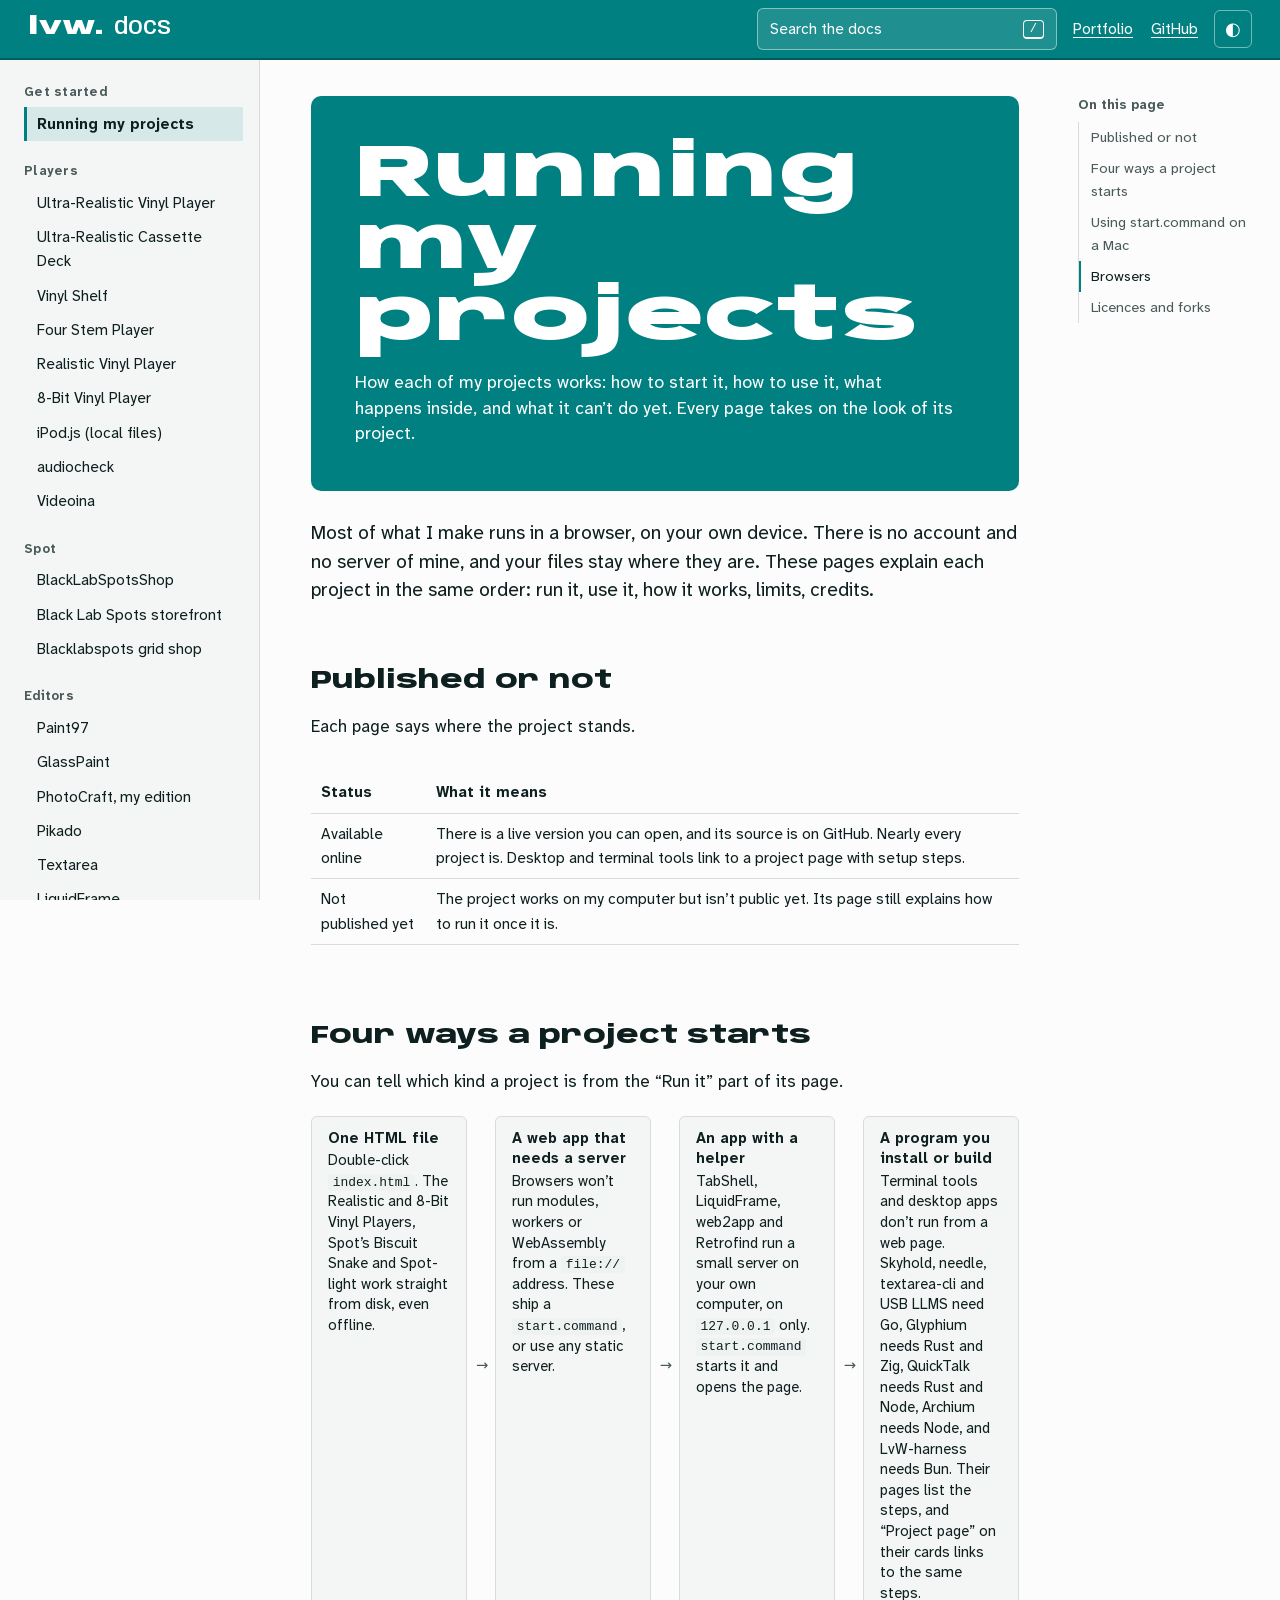
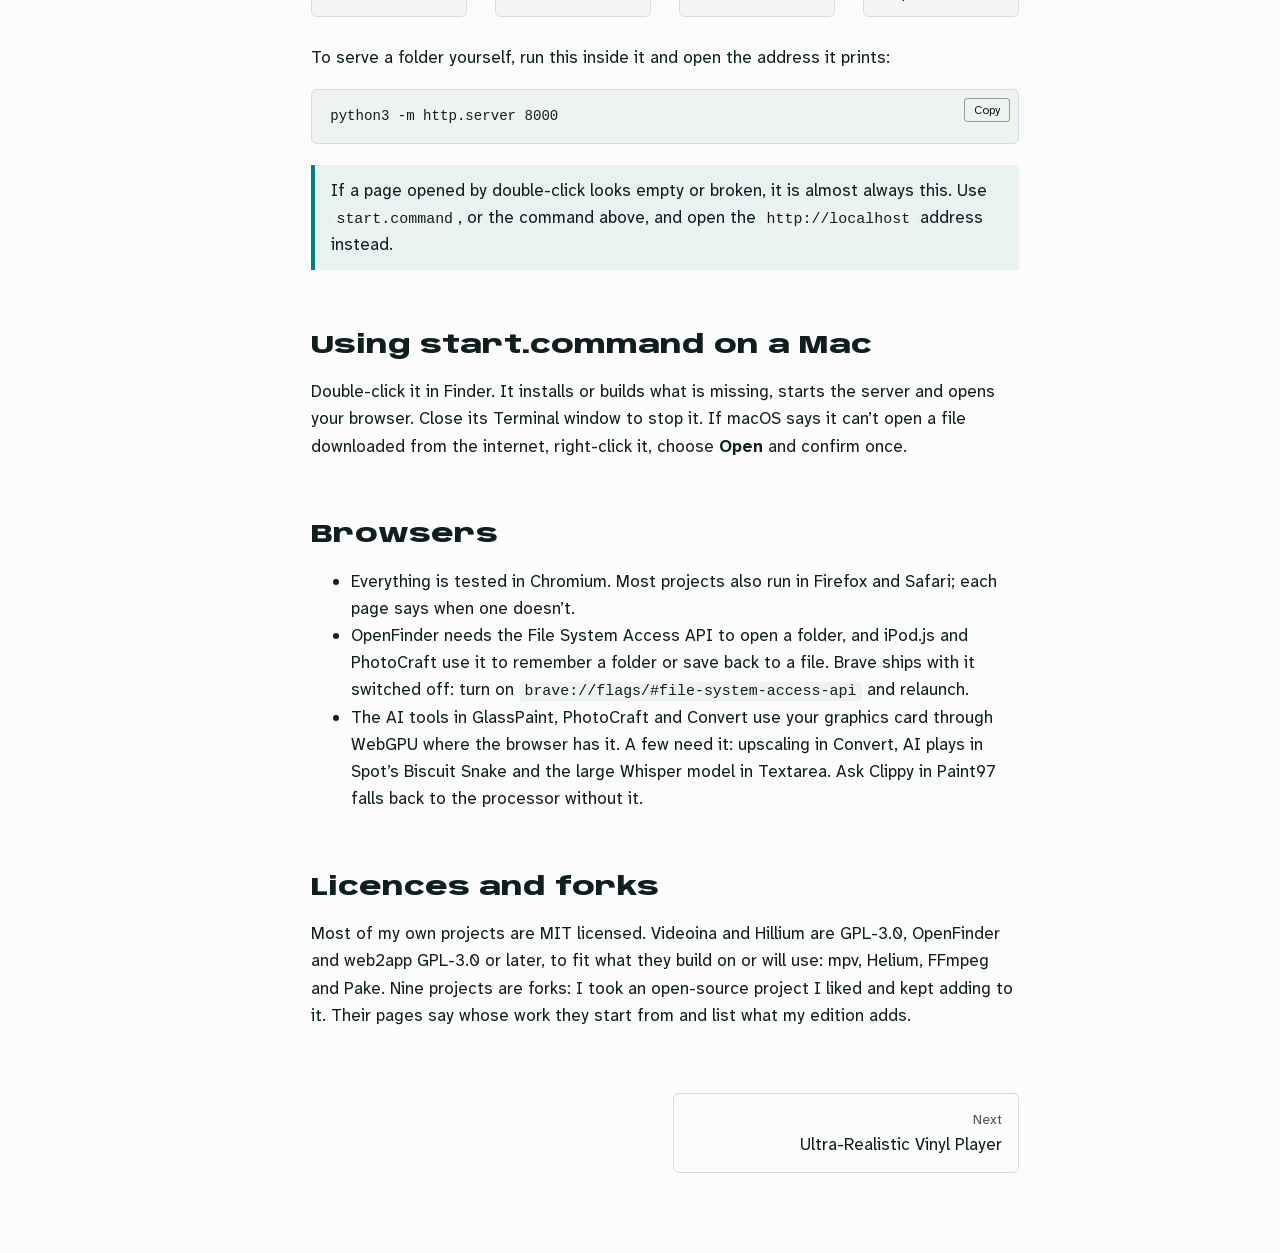
<file: docs/index.html>
<!doctype html>
<html lang="en">
<head>
<meta charset="utf-8">
<meta name="viewport" content="width=device-width, initial-scale=1">
<title>Docs · Lucas van de Weerd</title>
<meta name="description" content="How each of Lucas van de Weerd's projects works: how to run it, how to use it, what happens inside, and its limits.">
<meta name="color-scheme" content="light dark">
<meta name="theme-color" content="#008080">
<link rel="canonical" href="https://gitguy268.github.io/docs/">
<link rel="icon" href="../favicon.svg" type="image/svg+xml">
<link rel="stylesheet" href="docs.css?v=20261102-1">
<script>try{const m=localStorage.getItem('lucas-docs-mode');if(m==='light'||m==='dark')document.documentElement.dataset.mode=m}catch{}</script>
</head>
<body>
<a class="skip" href="#main">Skip to the page</a>
<header class="topbar">
  <a class="brand" href="index.html">lvw. <span>docs</span></a>
  <button class="search-open" type="button" aria-label="Search the docs" aria-keyshortcuts="/ Control+K Meta+K" hidden><span>Search the docs</span> <kbd>/</kbd></button>
  <nav class="top-links" aria-label="Elsewhere"><a href="../index.html?view=website">Portfolio</a><a href="https://github.com/Gitguy268">GitHub</a></nav>
  <button class="mode" type="button" hidden></button>
</header>

<div class="layout">
<nav class="sidebar" aria-label="All pages">
  <details open>
    <summary>All pages</summary>
    <div>
      <h2>Get started</h2>
      <ul><li><a href="#start">Running my projects</a></li></ul>
      <h2>Players</h2>
      <ul>
        <li><a href="#ultra-realistic-vinyl-player">Ultra-Realistic Vinyl Player</a></li>
        <li><a href="#ultra-realistic-cassette-deck">Ultra-Realistic Cassette Deck</a></li>
        <li><a href="#vinyl-shelf">Vinyl Shelf</a></li>
        <li><a href="#stem-player">Four Stem Player</a></li>
        <li><a href="#realistic-vinyl-player">Realistic Vinyl Player</a></li>
        <li><a href="#8-bit-vinyl-player">8-Bit Vinyl Player</a></li>
        <li><a href="#ipod">iPod.js (local files)</a></li>
        <li><a href="#audiocheck">audiocheck</a></li>
        <li><a href="#videoina">Videoina</a></li>
      </ul>
      <h2>Spot</h2>
      <ul>
        <li><a href="#blacklabspotsshop">BlackLabSpotsShop</a></li>
        <li><a href="#blacklabspots-storefront">Black Lab Spots storefront</a></li>
        <li><a href="#blacklab-store-yeezy">Blacklabspots grid shop</a></li>
      </ul>
      <h2>Editors</h2>
      <ul>
        <li><a href="#paint97">Paint97</a></li>
        <li><a href="#glasspaint">GlassPaint</a></li>
        <li><a href="#photocraft">PhotoCraft, my edition</a></li>
        <li><a href="#pikado">Pikado</a></li>
        <li><a href="#textarea">Textarea</a></li>
        <li><a href="#liquidframe">LiquidFrame</a></li>
        <li><a href="#flashnack">Flashnack</a></li>
      </ul>
      <h2>Games</h2>
      <ul>
        <li><a href="#retro-zip">retro-zip</a></li>
        <li><a href="#spot-fetch">Spot apporteert</a></li>
        <li><a href="#spot-snake">Spot’s Biscuit Snake</a></li>
        <li><a href="#spot-light">Spot-light</a></li>
        <li><a href="#spot-light-hd">Spot-light HD</a></li>
        <li><a href="#rubber-hose-revue">The Rubber Hose Revue</a></li>
      </ul>
      <h2>Tools</h2>
      <ul>
        <li><a href="#edu-code-camp">edu-code-camp</a></li>
        <li><a href="#xiao">Xiao</a></li>
        <li><a href="#archium">Archium</a></li>
        <li><a href="#web-pak">web-pak</a></li>
        <li><a href="#glassform">glassform</a></li>
        <li><a href="#hillium">Hillium</a></li>
        <li><a href="#skyhold">Skyhold</a></li>
        <li><a href="#openfinder">OpenFinder</a></li>
        <li><a href="#convert">Convert to it!</a></li>
        <li><a href="#retrofind">Retrofind</a></li>
        <li><a href="#web2app">web2app</a></li>
        <li><a href="#qrer">Qrer</a></li>
        <li><a href="#qrcodeforeveryone">QRcodeforeveryone</a></li>
        <li><a href="#htmltopng">htmltopng</a></li>
        <li><a href="#better-aiko">Better Aiko</a></li>
        <li><a href="#clippy-choppy">Clippy Choppy</a></li>
      </ul>
      <h2>Terminal &amp; AI</h2>
      <ul>
        <li><a href="#lvw-harness">LvW-harness</a></li>
        <li><a href="#usb-llms">USB LLMS</a></li>
        <li><a href="#tabshell">TabShell</a></li>
        <li><a href="#needle">needle</a></li>
        <li><a href="#spot-cli">spot</a></li>
        <li><a href="#quicktalk">QuickTalk</a></li>
        <li><a href="#glyphium">Glyphium</a></li>
        <li><a href="#textarea-cli">textarea-cli</a></li>
        <li><a href="#opencode">opencode, my edition</a></li>
        <li><a href="#superfile">superfile, my edition</a></li>
        <li><a href="#container">container, my edition</a></li>
      </ul>
      <h2>Experiments</h2>
      <ul>
        <li><a href="#spot-moodboard">Spot Moodboard</a></li>
        <li><a href="#spot-screensaver">Spot Screensaver</a></li>
        <li><a href="#cozy-christmas-lab">Cozy Christmas Lab</a></li>
        <li><a href="#vinyl-player">Vinyl Player</a></li>
        <li><a href="#vinyl-player-for-spotify">Vinyl Player for Spotify</a></li>
      </ul>
    </div>
  </details>
</nav>

<main id="main" tabindex="-1">

<!-- ================================================================ Get started -->
<article class="doc" id="start" data-look="home">
  <header class="banner">
    <h1>Running my projects</h1>
    <p class="tagline">How each of my projects works: how to start it, how to use it, what happens inside, and what it can’t do yet. Every page takes on the look of its project.</p>
  </header>

  <p class="lede">Most of what I make runs in a browser, on your own device. There is no account and no server of mine, and your files stay where they are. These pages explain each project in the same order: run it, use it, how it works, limits, credits.</p>

  <h2 id="start-status">Published or not</h2>
  <p>Each page says where the project stands.</p>
  <div class="table-wrap"><table>
    <tr><th>Status</th><th>What it means</th></tr>
    <tr><td>Available online</td><td>There is a live version you can open, and its source is on GitHub. Nearly every project is. Desktop and terminal tools link to a project page with setup steps.</td></tr>
    <tr><td>Not published yet</td><td>The project works on my computer but isn’t public yet. Its page still explains how to run it once it is.</td></tr>
  </table></div>

  <h2 id="start-kinds">Four ways a project starts</h2>
  <p>You can tell which kind a project is from the “Run it” part of its page.</p>
  <ol class="flow">
    <li><strong>One HTML file</strong>Double-click <code>index.html</code>. The Realistic and 8-Bit Vinyl Players, Spot’s Biscuit Snake and Spot-light work straight from disk, even offline.</li>
    <li><strong>A web app that needs a server</strong>Browsers won’t run modules, workers or WebAssembly from a <code>file://</code> address. These ship a <code>start.command</code>, or use any static server.</li>
    <li><strong>An app with a helper</strong>TabShell, LiquidFrame, web2app and Retrofind run a small server on your own computer, on <code>127.0.0.1</code> only. <code>start.command</code> starts it and opens the page.</li>
    <li><strong>A program you install or build</strong>Terminal tools and desktop apps don’t run from a web page. Skyhold, needle, textarea-cli and USB LLMS need Go, Glyphium needs Rust and Zig, QuickTalk needs Rust and Node, Archium needs Node, and LvW-harness needs Bun. Their pages list the steps, and “Project page” on their cards links to the same steps.</li>
  </ol>
  <p>To serve a folder yourself, run this inside it and open the address it prints:</p>
  <pre><code>python3 -m http.server 8000</code></pre>
  <p class="note">If a page opened by double-click looks empty or broken, it is almost always this. Use <code>start.command</code>, or the command above, and open the <code>http://localhost</code> address instead.</p>

  <h2 id="start-start-command">Using start.command on a Mac</h2>
  <p>Double-click it in Finder. It installs or builds what is missing, starts the server and opens your browser. Close its Terminal window to stop it. If macOS says it can’t open a file downloaded from the internet, right-click it, choose <strong>Open</strong> and confirm once.</p>

  <h2 id="start-browsers">Browsers</h2>
  <ul>
    <li>Everything is tested in Chromium. Most projects also run in Firefox and Safari; each page says when one doesn’t.</li>
    <li>OpenFinder needs the File System Access API to open a folder, and iPod.js and PhotoCraft use it to remember a folder or save back to a file. Brave ships with it switched off: turn on <code>brave://flags/#file-system-access-api</code> and relaunch.</li>
    <li>The AI tools in GlassPaint, PhotoCraft and Convert use your graphics card through WebGPU where the browser has it. A few need it: upscaling in Convert, AI plays in Spot’s Biscuit Snake and the large Whisper model in Textarea. Ask Clippy in Paint97 falls back to the processor without it.</li>
  </ul>

  <h2 id="start-licences">Licences and forks</h2>
  <p>Most of my own projects are MIT licensed. Videoina and Hillium are GPL-3.0, OpenFinder and web2app GPL-3.0 or later, to fit what they build on or will use: mpv, Helium, FFmpeg and Pake. Nine projects are forks: I took an open-source project I liked and kept adding to it. Their pages say whose work they start from and list what my edition adds.</p>
</article>

<article class="doc" id="ultra-realistic-vinyl-player" data-look="vinyl" style="--accent:#d4893a">
  <header class="banner">
    <div class="banner-art" aria-hidden="true"></div>
    <h1>Ultra-Realistic Vinyl Player</h1>
    <p class="tagline">A Thorens TD 115 MK II in your browser: every part modelled in 3D from photographs, with a physically modelled motor, tonearm and playback chain.</p>
    <ul class="facts"><li>Players</li><li>MIT licence</li><li>Available online</li></ul>
  </header>
  <figure><img src="../images/ultra-realistic-vinyl-player.webp" width="1440" height="900" loading="lazy" alt="A 3D Thorens turntable with a dust cover raised and an orange-label record on the platter, next to panels of VU meters and sound controls"></figure>


  <h2 id="ultra-realistic-vinyl-player-run">Run it</h2>
  <p>Open the <a href="https://gitguy268.github.io/ultra-realistic-vinyl-player/">live version</a>, or run it yourself with Node 22.12 or newer:</p>
  <pre><code>npm ci
npm run dev</code></pre>
  <p>Open <code>http://localhost:5173/</code>, press <strong>Add files</strong>, then <strong>Start</strong>, or drag the headshell onto the record. Adding <code>?demo</code> to the address plays three synthesized tracks without touching your library. <code>npm start</code> builds and serves the production version. Opening <code>index.html</code> by double-click doesn’t work, and the page says so.</p>

  <h2 id="ultra-realistic-vinyl-player-use">Use it</h2>
  <ul>
    <li>The speed plate reads <code>78 45 OFF 33</code>, as on the real deck, and 78 stays locked until you press the pin beside it. Pitch is ±6 %, or ±8 % as an option.</li>
    <li>Strobe slots in the rim stand still under the neon lamp at exact speed, for 50 or 60 Hz mains.</li>
    <li>Your whole queue is laid on one record, with bands by length and loudness, gaps, a lead-in, a run-out and a locked groove. Sides of about 22 minutes turn over in 3D.</li>
    <li>Put a hand on the record to scratch it, forwards or backwards.</li>
    <li>Surface noise goes from Mint to Beat-up, and scratches tick exactly as their drawn mark passes the stylus.</li>
    <li>There is a Winamp ten-band EQ with 17 presets and <code>.eqf</code> import, a visualizer on the label, six finishes, and daylight and dusk lighting.</li>
    <li>The library keeps files in the browser, with tags, cover art and liner notes. It installs as an offline app.</li>
  </ul>

  <h2 id="ultra-realistic-vinyl-player-how">How it works</h2>
  <ol class="flow">
    <li><strong>The source</strong>A decoded file, or a streaming <code>&lt;audio&gt;</code> element for big files</li>
    <li><strong>The worklet</strong>RIAA stage, wow and flutter, scratch ticks and pops. It also holds the record’s true angle</li>
    <li><strong>Tone and EQ</strong>Bass, mid, treble and the ten graphic bands, with a trim so nothing clips</li>
    <li><strong>The cut chain</strong>Mono bass, crosstalk, roll-off and saturation, which you can bypass</li>
    <li><strong>The output</strong>Surface noise joins after the worklet, then volume and your speakers</li>
  </ol>
  <p>The drawn record locks to the worklet’s angle, so what you see and hear stay together. The maths for RIAA, the motor, the strobe and the arm lives in modules without DOM or Web Audio code, and is unit-tested. A check keeps 18 features of the model within 2 % of the plinth width against the reference photograph.</p>

  <h2 id="ultra-realistic-vinyl-player-limits">Limits</h2>
  <ul>
    <li>Scratching needs the file decoded in memory, so it is off for files over 150 MiB or 20 minutes, which play in streaming mode.</li>
    <li>Very slow or very fast hand movement sounds rougher than real vinyl.</li>
    <li>The sub-chassis springs, motor and belt aren’t modelled, because the platter doesn’t lift and nothing below it is ever seen.</li>
    <li>The 3D deck needs WebGL 2. Without it, a 2D deck with every control takes over.</li>
    <li>No real phone has been tested. Phone layouts are checked by emulation.</li>
  </ul>

  <h2 id="ultra-realistic-vinyl-player-credits">Credits</h2>
  <p>MIT licence, with third-party notices in the repository’s NOTICE. Thorens is a trademark of its owner, and this project isn’t affiliated with it. The deck’s name and wordmark appear on the model because this is a study of that object. Source: <a href="https://github.com/Gitguy268/ultra-realistic-vinyl-player">Gitguy268/ultra-realistic-vinyl-player</a>.</p>
</article>

<article class="doc" id="ultra-realistic-cassette-deck" data-look="reel" style="--accent:#b8452b">
  <header class="banner">
    <h1>Ultra-Realistic Cassette Deck</h1>
    <p class="tagline">A 1980s cassette deck in your browser: a 3D model with a tape transport, auto-reverse, tape hiss, noise reduction, and wow and flutter, playing your own music.</p>
    <ul class="facts"><li>Players</li><li>MIT licence</li><li>Available online</li></ul>
  </header>
  <figure><img src="../images/ultra-realistic-cassette-deck.webp" width="1440" height="900" loading="lazy" alt="A 3D silver cassette deck on a wooden credenza, a mixtape behind its smoked door and two VU meters lit, next to panels of transport keys and tape controls"></figure>

  <h2 id="ultra-realistic-cassette-deck-run">Run it</h2>
  <p>Open the <a href="https://gitguy268.github.io/ultra-realistic-cassette-deck/">live version</a>, or download <code>ultra-realistic-cassette-deck.html</code> from the <a href="https://github.com/Gitguy268/ultra-realistic-cassette-deck/releases/tag/latest">latest release</a> and double-click it. To run it yourself with Node 22.12 or newer:</p>
  <pre><code>npm ci
npm run dev</code></pre>
  <p>Open <code>http://localhost:5190/</code>, press <strong>Add files</strong>, then <strong>Play</strong>. Adding <code>?demo</code> to the address plays three synthesized tracks without touching your library.</p>

  <h2 id="ultra-realistic-cassette-deck-use">Use it</h2>
  <ul>
    <li>Your queue is recorded onto a cassette as a mixtape: side A, then side B, with gaps between tracks. A longer queue gets a C90 or C120, or a second cassette.</li>
    <li>The piano keys latch. Hold fast forward or rewind during play to cue or review at seven times speed; Next and Previous wind to the gap before a track.</li>
    <li>At the end of side A the head turns over and side B plays: one side, both sides, or round and round.</li>
    <li>Eject, take the cassette out, turn it over and put it back. The counter counts reel turns, as a real one does.</li>
    <li>Set the tape type and noise reduction on the deck and on the cassette, and hear what a mismatch does. Tape condition goes from New to Chewed.</li>
    <li>There is a Winamp ten-band EQ shared with the vinyl player, a visualizer on the cassette’s label, four finishes, and daylight and dusk lighting. It installs as an offline app.</li>
  </ul>

  <h2 id="ultra-realistic-cassette-deck-how">How it works</h2>
  <ol class="flow">
    <li><strong>The transport</strong>Where the tape is and how fast it moves: the capstan, the reels, the counter and the read position all follow it</li>
    <li><strong>The source</strong>The track under the head, played at the tape’s speed</li>
    <li><strong>The tape worklet</strong>The cassette’s noise reduction encoding, saturation, dropouts and hiss, then the deck’s EQ, head bump, azimuth and decoder</li>
    <li><strong>Tone and EQ</strong>Bass, mid, treble and the ten graphic bands, with a trim so nothing clips</li>
    <li><strong>The output</strong>The level, the VU meters, and the mechanism sounds on their own path</li>
  </ol>
  <p>The tape speed, cassette sizes, playback EQ and the noise reduction’s reduction per frequency come from cited sources, and unit tests hold the model to them. The deck itself is generic: it copies no real model.</p>

  <h2 id="ultra-realistic-cassette-deck-limits">Limits</h2>
  <ul>
    <li>It only plays: the record key is there because the deck had one.</li>
    <li>The noise reduction is a model written from published descriptions, not any company’s circuit.</li>
    <li>Cue and review need the file decoded in memory, so they only move the tape for files over 150 MiB or 20 minutes.</li>
    <li>The 3D deck needs WebGL 2. Without it, a 2D deck with every control takes over.</li>
    <li>No real phone has been tested. Phone layouts are checked by emulation.</li>
  </ul>

  <h2 id="ultra-realistic-cassette-deck-credits">Credits</h2>
  <p>MIT licence, with third-party notices in the repository’s NOTICE. Built on the engine of the Ultra-Realistic Vinyl Player. Dolby and Compact Cassette are trademarks of their owners; the deck shows no maker’s name and this project isn’t affiliated with anyone. Source: <a href="https://github.com/Gitguy268/ultra-realistic-cassette-deck">Gitguy268/ultra-realistic-cassette-deck</a>.</p>
</article>

<article class="doc" id="vinyl-shelf" data-look="vinyl" style="--accent:#e8762a">
  <header class="banner">
    <h1>Vinyl Shelf</h1>
    <p class="tagline">A 3D record shelf over your music folder. Pull out an album and it plays on a vinyl player.</p>
    <ul class="facts"><li>Players</li><li>MIT licence</li><li>Available online</li></ul>
  </header>
  <figure><img src="../images/vinyl-shelf.webp" width="1440" height="900" loading="lazy" alt="An oak cube shelf full of LP records against a plaster wall, a turntable on top, a floor lamp to the left and a plant in one cube"></figure>

  <h2 id="vinyl-shelf-run">Run it</h2>
  <p>Open the <a href="https://gitguy268.github.io/vinyl-shelf/">live version</a> and press <strong>Open folder</strong>, or try the <a href="https://gitguy268.github.io/vinyl-shelf/?demo">demo shelf</a>. The whole app is one <code>index.html</code>: download <code>vinyl-shelf-web.zip</code> from the <a href="https://github.com/Gitguy268/vinyl-shelf/releases/tag/latest">latest release</a> and double-click it. To build it yourself with Node 22 or newer:</p>
  <pre><code>npm ci
npm start</code></pre>

  <h2 id="vinyl-shelf-use">Use it</h2>
  <ul>
    <li>Every album in the folder becomes an LP on an oak cube shelf, in sort order with divider cards between letters, decades or genres. Spines take their colours from the covers.</li>
    <li>Click a spine to pull the record out; click the sleeve to turn it over and read the tracklist by side.</li>
    <li><strong>Play on</strong> sends the album to the Realistic, Ultra-Realistic, 8-bit or original Vinyl Player, or one of the two 8-bit Player pages, beside the shelf or in a tab. Its record turns on the shelf's own turntable while it plays.</li>
    <li>Search, five sort orders, a random pick, a list of covers, daylight and dusk, and full keyboard control.</li>
  </ul>

  <h2 id="vinyl-shelf-how">How it works</h2>
  <ol class="flow">
    <li><strong>The folder</strong>Read in the browser: kept with the File System Access API where there is one, picked again elsewhere</li>
    <li><strong>The tags</strong>music-metadata reads MP3, FLAC, M4A, Ogg, WAV and more; folders name what has no tags</li>
    <li><strong>The index</strong>Tags and small covers in IndexedDB, so the shelf is back at once and unchanged files are never read twice</li>
    <li><strong>The shelf</strong>three.js: one instanced mesh for all records, spines painted into texture atlases</li>
    <li><strong>The hand-off</strong>vinyl-shelf/1: the album's files go by postMessage to the player's own origin, which plays them without touching its saved library</li>
  </ol>

  <h2 id="vinyl-shelf-limits">Limits</h2>
  <ul>
    <li>Brave, Firefox and Safari cannot keep the folder between visits; it is picked again, and only new or changed files are read.</li>
    <li>The players are web pages, so playing needs them reachable: online, or a local copy whose address you enter.</li>
    <li>Spine text is LP-sized and small; hover over a spine or search to find a record.</li>
  </ul>

  <h2 id="vinyl-shelf-credits">Credits</h2>
  <p>MIT licence, with third-party notices in the repository’s NOTICE (three.js, music-metadata and its dependencies, idb, the Inter typeface). Every record on the demo shelf is made up. Source: <a href="https://github.com/Gitguy268/vinyl-shelf">Gitguy268/vinyl-shelf</a>.</p>
</article>

<article class="doc" id="stem-player" data-look="glass" style="--accent:#b45309;--glow-1:#e7d3b3;--glow-2:#f0abfc">
  <header class="banner">
    <div class="pane">
      <h1>Four Stem Player</h1>
      <p class="tagline">An unofficial browser replica of both generations of the four-stem hardware music player, in real-time 3D. It splits any song into stems on your own machine.</p>
      <ul class="facts"><li>Players</li><li>MIT licence</li><li>Available online</li></ul>
    </div>
  </header>
  <figure><img src="../images/stem-player.webp" width="1440" height="900" loading="lazy" alt="A round tan handheld music player in 3D with four grooves of pink and purple lights forming a cross, on a pale background"></figure>


  <h2 id="stem-player-run">Run it</h2>
  <p>Open the <a href="https://gitguy268.github.io/stem-player/">live version</a>, or run it yourself with Node 22.12 or newer. On a Mac, double-click <code>start.command</code>. Elsewhere:</p>
  <pre><code>npm ci
npm start    # http://localhost:8791</code></pre>
  <p>Opening <code>index.html</code> by double-click can’t work, because browsers block the audio workers on local files. The page tells you this.</p>

  <h2 id="stem-player-use">Use it</h2>
  <div class="table-wrap"><table>
    <tr><th></th><th>Handheld (v1)</th><th>Speaker (v2)</th></tr>
    <tr><td>Controls</td><td>4 grooves with 16 lights, centre button, edge buttons</td><td>5 touch points, edge buttons, port panel</td></tr>
    <tr><td>Mix</td><td>Slide or isolate each stem</td><td>Isolate, or swap a stem in from another song</td></tr>
    <tr><td>Loops</td><td>¼ to 16 bars, locked or instant</td><td>¼ to 2 beats, slip or standard</td></tr>
    <tr><td>Speed</td><td>50 to 125 %, forward and reverse</td><td>Speed and pitch set separately, plus a scratch</td></tr>
    <tr><td>Extras</td><td>8 effects, 60 s recordings, 4 slots</td><td>Staged transitions, minimal mode, storage mode</td></tr>
  </table></div>
  <p>Drag the surface to turn the device, and press <kbd>L</kbd> for the library. You can add music by splitting any audio file, by importing four stem files, or with demo tracks that are synthesised when first played. The Help button lists each device’s full controls.</p>

  <h2 id="stem-player-how">How it works</h2>
  <ol class="flow">
    <li><strong>Spec</strong>Every number and mapping for both devices</li>
    <li><strong>Controllers</strong>Pure state machines, with no audio or graphics in them</li>
    <li><strong>Engine</strong>Web Audio: two decks of four stems on one clock, plus effects, pitch and a recorder</li>
    <li><strong>Scene</strong>Procedural geometry and LED shading, with no model files or product images</li>
    <li><strong>Separation</strong>Demucs in a worker through WebGPU, with the model cached in your browser</li>
  </ol>
  <p>Your music never leaves your computer. The first split downloads a model of about 172 MB.</p>

  <h2 id="stem-player-limits">Limits</h2>
  <ul>
    <li>Some details are best guesses, including the names of the 8 handheld effects. The repository’s <code>docs/PARITY.md</code> lists each one.</li>
    <li>Song links, streaming and online sessions are left out, since they need a backend.</li>
    <li>Splitting without WebGPU falls back to the processor, which is slower. On an Apple silicon Mac, 12 s of audio took 5 to 7 s on the graphics card and about 25 s on one processor thread.</li>
    <li>WebKit’s private file storage wasn’t available in testing, so songs may last only for the session there.</li>
    <li>A stem pack of 4 minutes takes around 340 MB of memory while playing, and double in reverse.</li>
  </ul>

  <h2 id="stem-player-credits">Credits</h2>
  <p>MIT licence. Not affiliated with or endorsed by the makers of the original devices, and no logos, product media or commercial music are in the repository. The separation model is downloaded at run time from a repository that states no licence, so it falls outside this project’s licence. Source: <a href="https://github.com/Gitguy268/stem-player">Gitguy268/stem-player</a>.</p>
</article>

<article class="doc" id="realistic-vinyl-player" data-look="vinyl" style="--accent:#d4893a">
  <header class="banner">
    <div class="banner-art" aria-hidden="true"></div>
    <h1>Realistic Vinyl Player</h1>
    <p class="tagline">A turntable in one HTML file. It plays your own audio files and tries to look, move and sound like a real deck.</p>
    <ul class="facts"><li>Players</li><li>MIT licence</li><li>Available online</li></ul>
  </header>
  <figure><img src="../images/realistic-vinyl-player.webp" width="1440" height="900" loading="lazy" alt="A dark turntable playing a record with an orange label, above a tracklist of three demo tracks and the transport buttons"></figure>

  <h2 id="realistic-vinyl-player-run">Run it</h2>
  <p>Open <code>index.html</code> in a browser. There is no build step and nothing to install, and it makes no network requests, so it works offline and from <code>file://</code>.</p>
  <p>Add <code>?demo</code> to the address to load three short synthesised tracks, so you can try it without files of your own. Demo tracks stay in memory and never touch your saved library.</p>

  <h2 id="realistic-vinyl-player-use">Use it</h2>
  <p>Drag audio files onto the page, or a cover image. Then press play, or drag the tonearm onto the record yourself.</p>
  <div class="table-wrap"><table>
    <tr><th>Control</th><th>What it does</th></tr>
    <tr><td>⏻</td><td>Motor on or off. With the stylus down, the music winds up or down with the platter.</td></tr>
    <tr><td>⏮ ▶ ⏭, 🔀 🔁</td><td>Previous, play or pause, next; shuffle; repeat off, one or all</td></tr>
    <tr><td>33⅓ / 45 / 78</td><td>Platter speed. The pitch follows it.</td></tr>
    <tr><td>Tonearm</td><td>Drag it and drop it on a groove to play from there, on a gap for the next track, or off the record to park it.</td></tr>
    <tr><td>Hand on the record</td><td>Scrub. With <strong>Scratch</strong> on you hear the track forwards and backwards under your hand.</td></tr>
    <tr><td>Pitch</td><td>±8%. Double-click to reset.</td></tr>
    <tr><td>Condition</td><td>Mint, Good, Worn or Beat-up: hiss, crackle, scratches, dust and treble loss.</td></tr>
    <tr><td>Theme</td><td>Minimal, Wood or Clear, in light or dark, or your own colours.</td></tr>
    <tr><td>Deck settings</td><td>Wow and flutter, auto-return, record sides of about 22 minutes, record size following speed.</td></tr>
    <tr><td>Side A ⇄</td><td>Flips the record when Record sides is on and the playlist needs more than one side</td></tr>
    <tr><td>Focus</td><td>A larger deck with a floating control bar</td></tr>
    <tr><td>♫ Visualizer</td><td>Off, MilkDrop or spectrum bars on the record label, upright as the record turns</td></tr>
  </table></div>
  <p>Keys: <kbd>Space</kbd> plays or pauses, <kbd>←</kbd> <kbd>→</kbd> skip 5 s, <kbd>↑</kbd> <kbd>↓</kbd> set the volume, <kbd>S</kbd> shuffles, <kbd>R</kbd> cycles repeat, <kbd>F</kbd> and <kbd>Esc</kbd> enter and leave focus mode. Media keys work too.</p>

  <h2 id="realistic-vinyl-player-how">How it works</h2>
  <ol class="flow">
    <li><strong>Your files</strong>Decoded into memory, two tracks at a time</li>
    <li><strong>The record</strong>Each track becomes a groove band sized by its length</li>
    <li><strong>Platter physics</strong>Spin-up, coast-down, wow and flutter set the playback rate</li>
    <li><strong>Cut-record sound</strong>EQ, mono bass, crosstalk, roll-off, generated surface noise</li>
  </ol>
  <ul>
    <li>Platter speed is exact: 33⅓ rpm is 200° per second. The motor takes about 1.4 s to reach speed and the platter coasts for about 3 s.</li>
    <li>The tonearm is a pivoted arm. Its angle comes from the pivot geometry, so the stylus traces the arc a real arm would.</li>
    <li>Surface noise is generated, not looped. Each record has its own scratches, which tick once per turn where they are drawn.</li>
    <li>The strobe marks on the platter stand still at the right speed and drift when the pitch is off. All textures are generated; there are no image files.</li>
  </ul>

  <h2 id="realistic-vinyl-player-limits">Limits</h2>
  <ul>
    <li>Formats the browser can’t decode into memory play through a plain media element: they follow the pitch but scrub silently and can’t play backwards.</li>
    <li>A decoded track takes about 0.18 MB of memory per second of stereo audio.</li>
    <li>Playing on with a locked phone screen hasn’t been confirmed on a real phone yet.</li>
  </ul>

  <h2 id="realistic-vinyl-player-credits">Credits</h2>
  <p>A remake of my earlier <a href="#vinyl-player">Vinyl Player</a>, with new materials, physics and sound. The MilkDrop visualiser is butterchurn by Jordan Berg (MIT). The bars visualiser follows Musializer by Alexey Kutepov (MIT).</p>
</article>

<article class="doc" id="8-bit-vinyl-player" data-look="pixel" style="--accent:#e4002b">
  <header class="banner">
    <div class="banner-art" aria-hidden="true"></div>
    <h1>8-Bit Vinyl Player</h1>
    <p class="tagline">A pixel-art turntable in one HTML file. It plays your own audio files in the colours of an NES, a Game Boy or a C64.</p>
    <ul class="facts"><li>Players</li><li>MIT licence</li><li>Available online</li></ul>
  </header>
  <figure><img src="../images/8-bit-vinyl-player.webp" width="1440" height="1777" loading="lazy" alt="The same turntable as pixel art in the NES palette, with a tracklist under it"></figure>

  <h2 id="8-bit-vinyl-player-run">Run it</h2>
  <p>Open <code>index.html</code>. Like the Realistic Vinyl Player it needs no build, makes no network requests and works from <code>file://</code>. <code>?demo</code> loads three synthesised tracks.</p>

  <h2 id="8-bit-vinyl-player-use">Use it</h2>
  <div class="table-wrap"><table>
    <tr><th>Control</th><th>What it does</th></tr>
    <tr><td>PWR</td><td>Motor on or off</td></tr>
    <tr><td>&lt;&lt; PLAY &gt;&gt;</td><td>Previous, play or pause, next</td></tr>
    <tr><td>33 / 45 / 78</td><td>Platter speed</td></tr>
    <tr><td>Palette</td><td>NES, Game Boy or C64, each with a light and a dark page</td></tr>
    <tr><td>Crush</td><td>8-bit sound: from 8 bits at 22 kHz down to 4 bits at 5.5 kHz. Zero leaves the signal untouched.</td></tr>
    <tr><td>FOCUS</td><td>A larger deck with a floating control bar</td></tr>
    <tr><td>VIZ</td><td>Off, MilkDrop, or spectrum bars on the record label</td></tr>
  </table></div>

  <h2 id="8-bit-vinyl-player-how">How it works</h2>
  <ol class="flow">
    <li><strong>Same deck</strong>The physics and sound chain of the Realistic Vinyl Player</li>
    <li><strong>Deck pixels</strong>An 84-pixel platter. Each deck pixel is 4 screen pixels on a desktop, 6 in focus mode and 3 on a phone</li>
    <li><strong>Five colours</strong>Four shades and one accent per palette</li>
  </ol>
  <p>The record is never a rotated picture. Its grooves are rings, which look the same at every angle, so they stay put. Only the cover, the label print, scratches and dust move, to one of 64 angles per turn, so no pixel is ever drawn tilted. Mechanical sounds are square waves, triangle waves and noise, like the channels of a sound chip.</p>

  <h2 id="8-bit-vinyl-player-credits">Credits</h2>
  <p>Text is set in Press Start 2P (SIL Open Font License), embedded in the file. Visualisers as in the Realistic Vinyl Player.</p>
</article>

<article class="doc" id="ipod" data-look="ipod" style="--accent:#2f7fd8">
  <header class="banner">
    <div class="screen">
      <div class="screen-top" aria-hidden="true">iPod</div>
      <div class="screen-body">
        <h1>iPod.js (local files)</h1>
        <p class="tagline">The iPod Classic, playing the music on your own computer. Point it at a folder and browse it with the click wheel.</p>
        <ul class="facts"><li>Players</li><li>Fork</li><li>MIT licence</li><li>Available online</li></ul>
      </div>
    </div>
    <div class="wheel" aria-hidden="true"></div>
  </header>
  <figure><img src="../images/ipod.webp" width="1440" height="697" loading="lazy" alt="The iPod in its Massive display mode, playing First Light, with the songs up next below the cover"></figure>

  <h2 id="ipod-run">Run it</h2>
  <p>You need Node.js and pnpm. From a copy of the repository:</p>
  <pre><code>pnpm install
pnpm dev        # then open http://localhost:3000/ipod</code></pre>
  <p><code>pnpm build</code> writes a static site to <code>out/</code>, meant to be served from the <code>/ipod</code> path. It has to be served from <code>https://</code> or <code>localhost</code>; it doesn’t work opened as a file.</p>

  <h2 id="ipod-use">Use it</h2>
  <ul>
    <li>Choose a folder from the iPod’s menu, the button at the top of the page, or by dragging it onto the window. Every audio file in it and its subfolders is added: mp3, m4a, aac, flac, wav, ogg, opus, aiff.</li>
    <li>Artist, album and track come from the tags. Untagged files fall back to <code>Artist/Album/01 Title.mp3</code> folder names. Artwork comes from the files, or from a <code>cover</code>, <code>folder</code>, <code>front</code> or <code>album</code> image beside them.</li>
    <li><code>.m3u</code> and <code>.m3u8</code> playlists in the folder appear under Playlists. Hold the centre button on a song for Play Next and Play Later.</li>
    <li>Media keys and the system’s now-playing panel control playback, and a reload puts back the song you were on.</li>
    <li>Albums have their own pages, and you can search the library or browse it by genre.</li>
    <li>Three display modes: Compact, which can pop out into a small window that stays on top, Full and Massive. The MilkDrop and Bars visualisers play along on the screen.</li>
  </ul>
  <div class="table-wrap"><table>
    <tr><th>Browser</th><th>Folder access</th></tr>
    <tr><td>Chrome, Edge</td><td>The folder is remembered. Later visits need one click to allow it again.</td></tr>
    <tr><td>Safari, Firefox, Brave</td><td>Choose or drag the folder in on each visit. The browser calls it an “upload”, but nothing leaves the computer.</td></tr>
  </table></div>

  <h2 id="ipod-how">How it works</h2>
  <ol class="flow">
    <li><strong>Your folder</strong>Read in the browser with the File System Access API</li>
    <li><strong>Tags and art</strong>music-metadata reads them; results are cached so only new files are read again</li>
    <li><strong>The iPod</strong>The original interface, now browsing your library</li>
  </ol>

  <h2 id="ipod-credits">Credits</h2>
  <p>Fork of <a href="https://github.com/tvillarete/ipod-classic-js">tvillarete/ipod-classic-js</a> by Tanner Villarete (MIT), with the Apple Music and Spotify integrations replaced by a local library. iPod is a trademark of Apple; this fan-made tribute is not affiliated with Apple.</p>
</article>

<article class="doc" id="audiocheck" data-look="spectrum" style="--accent:#f97316">
  <header class="banner">
    <div class="banner-art" aria-hidden="true"></div>
    <h1>audiocheck</h1>
    <p class="tagline">Checks whether a music file is as good as it claims: an MP3 dressed up as FLAC, or a hi-res file that is upsampled CD audio. No file leaves your device.</p>
    <ul class="facts"><li>Players</li><li>MIT licence</li><li>Available online</li></ul>
  </header>
  <figure><img src="../images/audiocheck.webp" width="1280" height="1422" loading="lazy" alt="A spectrogram with a dashed line where the sound stops at 16.6 kHz, with the findings for that file beside it"></figure>

  <h2 id="audiocheck-run">Run it</h2>
  <p>Needs Node 24 or newer. From a copy of the repository:</p>
  <pre><code>npm ci
npm run dev        # http://localhost:5173</code></pre>
  <p><code>npm run build</code> makes a static bundle in <code>dist/</code> that works from any path.</p>

  <h2 id="audiocheck-use">Use it</h2>
  <p>Drop files or a whole folder on the page, or use <strong>Choose files</strong> or <strong>Choose folder</strong>. Click a file name to see its spectrogram and findings. It analyses what your browser can decode: FLAC, WAV and MP3 are covered by the tests, other formats depend on the browser. For files it can’t decode, such as ALAC in Chromium, APE, WavPack or DSD, it still shows what the header says.</p>
  <div class="table-wrap"><table>
    <tr><th>Verdict</th><th>Meaning</th></tr>
    <tr><td>No problems found</td><td>Nothing tripped. This isn’t proof of a lossless source.</td></tr>
    <tr><td>Suspicious source</td><td>A lossless file with an encoder-style cutoff below 19.5 kHz</td></tr>
    <tr><td>Possibly lossy</td><td>A sharp cutoff between 19.5 and 21 kHz</td></tr>
    <tr><td>Fake hi-res</td><td>Upsampled, or 16-bit audio padded to 24 bits</td></tr>
    <tr><td>Clipping</td><td>Five or more flat tops</td></tr>
    <tr><td>Peaks over full scale</td><td>The true peak goes above 0 dBTP</td></tr>
    <tr><td>Damaged</td><td>Cut short, samples missing, checksum mismatch, or it won’t decode</td></tr>
  </table></div>

  <h2 id="audiocheck-how">How it works</h2>
  <ol class="flow">
    <li><strong>Decode</strong>The browser decodes at the file’s own sample rate, so nothing is resampled</li>
    <li><strong>Spectrum</strong>8192-sample FFT frames, averaged into 50 Hz bands</li>
    <li><strong>Find the edge</strong>A drop of 20 dB with nothing above it marks a lossy encoder</li>
    <li><strong>Verdict</strong>Worded as evidence, beside the numbers and the spectrogram</li>
  </ol>
  <ul>
    <li>The cutoff is matched against LAME’s low-pass per bitrate (128 kbps cuts at 17 kHz, 320 at 20.5 kHz), so the bitrate it names is an indication.</li>
    <li>Bit depth: every sample is turned back into an integer and all of them are OR-ed together. Low bits that stay zero were never used.</li>
    <li>For FLAC, the MD5 of the decoded samples is compared with the one stored in the file. A self-test at startup checks that the browser returns exact samples first.</li>
    <li>Loudness, loudness range and true peak follow ITU-R BS.1770, through loudness-worklet.</li>
  </ul>

  <h2 id="audiocheck-limits">Limits</h2>
  <ul>
    <li>A clean result is not proof: MP3 at LAME’s V0 preset has no low-pass, so there is no edge to find.</li>
    <li>Thresholds were set on generated noise. Quiet or treble-poor music can be misjudged, which is why the spectrogram is always shown.</li>
    <li>Brave scales decoded audio by a tiny random factor, so the bit-depth and checksum checks are skipped there.</li>
    <li>A file is decoded fully into memory: about 20 MB per minute of CD-quality stereo.</li>
    <li>Tested in Chromium and Brave. Firefox and Safari haven’t been tried yet.</li>
  </ul>

  <h2 id="audiocheck-credits">Credits</h2>
  <p>Built on music-metadata, fft.js, loudness-worklet and @noble/hashes (all MIT). The cutoff search follows the method of fakeflac by Maurits van der Schee.</p>
</article>

<article class="doc" id="videoina" data-look="glass" style="--accent:#7c3aed;--glow-1:#60a5fa;--glow-2:#fdba74">
  <header class="banner">
    <div class="pane">
      <h1>Videoina</h1>
      <p class="tagline">An IINA-style video player for Windows and Linux. It plays what mpv plays, with IINA’s shortcuts, under controls of liquid glass that bend the video behind them.</p>
      <ul class="facts"><li>Players</li><li>GPL-3.0 licence</li><li>Available online</li></ul>
    </div>
  </header>
  <figure><img src="../images/videoina.webp" width="1440" height="810" loading="lazy" alt="Videoina playing a colour-bar test video under a frosted glass control bar"></figure>

  <h2 id="videoina-run">Run it</h2>
  <div class="table-wrap"><table>
    <tr><th>System</th><th>File</th><th>How to run</th></tr>
    <tr><td>Windows 10/11 (x64)</td><td><code>Videoina-win64.zip</code></td><td>Unzip and run <code>videoina.exe</code>. It is unsigned, so SmartScreen may ask you to confirm.</td></tr>
    <tr><td>Linux (x86_64)</td><td><code>Videoina-x86_64.AppImage</code></td><td><code>chmod +x</code> it and run it</td></tr>
  </table></div>
  <p>The builds will be on the GitHub releases page once the repository is public. To build it yourself you need CMake 3.21+, Qt 6.5 or newer and libmpv:</p>
  <pre><code>cmake -S . -B build -G Ninja -DCMAKE_BUILD_TYPE=Release
cmake --build build
./build/videoina video.mkv</code></pre>
  <p>On macOS it builds for development only; Mac users should use IINA itself.</p>

  <h2 id="videoina-use">Use it</h2>
  <p>Drop files on the window or press Ctrl+O. Several files make a playlist. Controls and the cursor hide after 2.5 seconds without mouse movement. Double-click toggles full screen and the scroll wheel sets the volume. The playlist sidebar jumps to any file, and the subtitle and audio menus list every track with its language and codec.</p>
  <div class="table-wrap"><table>
    <tr><th>Key</th><th>Action</th></tr>
    <tr><td>Space</td><td>Play or pause</td></tr>
    <tr><td>← / →</td><td>Seek 5 s</td></tr>
    <tr><td>↑ / ↓</td><td>Volume ±5</td></tr>
    <tr><td>f, Enter / Esc</td><td>Full screen toggle, on, off</td></tr>
    <tr><td>Ctrl+← / Ctrl+→</td><td>Previous or next in the playlist</td></tr>
    <tr><td>. / ,</td><td>One frame forward or back</td></tr>
    <tr><td>Ctrl+[ / Ctrl+]</td><td>Half or double speed</td></tr>
    <tr><td>v</td><td>Show or hide subtitles</td></tr>
    <tr><td>Shift+Z / Shift+X</td><td>Subtitle delay −/+ 0.5 s</td></tr>
    <tr><td>Ctrl+Shift+S / Ctrl+Shift+A</td><td>Next subtitle or audio track</td></tr>
    <tr><td>Ctrl+s</td><td>Screenshot</td></tr>
  </table></div>
  <p>These are IINA’s default bindings with ⌘ mapped to Ctrl. The full list is in <code>config/input.conf</code>.</p>

  <h2 id="videoina-how">How it works</h2>
  <ol class="flow">
    <li><strong>libmpv</strong>Decodes and renders each frame through its OpenGL render API</li>
    <li><strong>Qt Quick scene</strong>The frame lands in Qt’s scene graph, not a separate window</li>
    <li><strong>Glass shader</strong>Each panel captures what is behind it, blurs and bends it at the edge</li>
  </ol>
  <p>Because the video is part of the scene, the glass reacts to it frame by frame. Key presses go to mpv as <code>keypress</code> commands, so <code>input.conf</code> decides what they do. CI builds on Windows and Linux, plays a generated test video in each build and keeps a screenshot.</p>

  <h2 id="videoina-limits">Limits</h2>
  <ul>
    <li>No plugins, picture-in-picture, online video or seek-bar thumbnails yet.</li>
    <li>Hardware decoding and HDR haven’t been tested on real Windows or Linux hardware. CI tests every build headlessly with software OpenGL.</li>
    <li>x86_64 only, and the builds are not code-signed.</li>
  </ul>

  <h2 id="videoina-credits">Credits</h2>
  <p>A separate project inspired by <a href="https://github.com/iina/iina">IINA</a>, sharing only its key-binding file, and not affiliated with IINA or Apple. Playback is <a href="https://mpv.io">mpv</a>, the interface is Qt.</p>
</article>

<article class="doc" id="blacklabspotsshop" data-look="spot" style="--accent:#d7263d;--banner-bg:linear-gradient(135deg, #1c1b20, #3b3a48)">
  <header class="banner">
    <div class="card">
      <h1>BlackLabSpotsShop</h1>
      <p class="tagline">A shop site for T-shirts and hoodies with Spot on them.</p>
      <ul class="facts"><li>Spot</li><li>MIT licence</li><li>Available online</li></ul>
    </div>
  </header>
  <figure><img src="../images/blacklabspotsshop.webp" width="1440" height="900" loading="lazy" alt="The shop's front page, headed Spot-powered style"></figure>

  <h2 id="blacklabspotsshop-run">Open it</h2>
  <p>Try it at <a href="https://blacklabspotsshop.lovable.app/">blacklabspotsshop.lovable.app</a>. The source is at <a href="https://github.com/Gitguy268/BlackLabSpotsShop">Gitguy268/BlackLabSpotsShop</a>.</p>
  <pre><code>git clone https://github.com/Gitguy268/BlackLabSpotsShop.git
cd BlackLabSpotsShop
npm install
npm run dev</code></pre>

  <h2 id="blacklabspotsshop-use">Use it</h2>
  <ul>
    <li>Browse product cards, then open Quick View for sizes and details.</li>
    <li>Save favourites to the wishlist; the count shows how many you have.</li>
    <li>Minecraft mode switches the whole look.</li>
  </ul>

  <h2 id="blacklabspotsshop-how">How it works</h2>
  <ol class="flow">
    <li><strong>React and Vite</strong>TypeScript, Tailwind CSS and shadcn-ui</li>
    <li><strong>Contexts</strong>Wishlist and Minecraft mode, memoised</li>
    <li><strong>Scroll hooks</strong>Progress bar, back to top and the floating Shop button, throttled</li>
  </ol>
  <p>A particle background sits behind the products. The wishlist is kept in <code>localStorage</code>.</p>
</article>

<article class="doc" id="blacklabspots-storefront" data-look="paper" style="--accent:#0f766e">
  <header class="banner">
    <h1>Black Lab Spots storefront</h1>
    <p class="tagline">A custom storefront for Black Lab Spots: the existing catalogue and Printify fulfilment, a Stripe checkout, and a fast Next.js site in warm paper and black type.</p>
    <ul class="facts"><li>Spot</li><li>MIT licence</li><li>Available online</li></ul>
  </header>
  <figure><img src="../images/blacklabspots-storefront.webp" width="1200" height="630" loading="lazy" alt="The Black Lab Spots share image: the headline Good things for good dogs in heavy black type on warm paper, with one teal dot"></figure>


  <h2 id="blacklabspots-storefront-run">Run it</h2>
  <p>There is no public shop at this address. To try it, install Node 22 or newer and pnpm, then:</p>
  <pre><code>pnpm install
cp .env.example .env.local
pnpm dev</code></pre>
  <p>Open <code>http://localhost:3000/</code>. Without Stripe keys the checkout validates the bag and shows a confirmation, but charges nobody. Without Printify keys, paid orders are logged and not forwarded.</p>

  <h2 id="blacklabspots-storefront-use">Use it</h2>
  <ul>
    <li>Browse the full catalogue with search and sorting, or by collection: apparel, home, accessories and personalized.</li>
    <li>Every current product accepts a free-text personalization request, shown in the cart, the order summary and the Stripe line item.</li>
    <li>Checkout collects a shipping address and charges a flat $6.95, free over $75.</li>
    <li><code>pnpm catalog:scrape</code> and <code>pnpm catalog:sync</code> refresh <code>data/catalog.json</code> from the public store and Printify.</li>
  </ul>

  <h2 id="blacklabspots-storefront-how">How it works</h2>
  <ol class="flow">
    <li><strong>Next.js</strong>App Router pages for the shop, products, cart and checkout</li>
    <li><strong>Stripe Checkout</strong>The server validates prices and creates the session</li>
    <li><strong>Webhook</strong>A paid order creates a Printify order and an optional confirmation email</li>
    <li><strong>Printify</strong>Orders start as drafts for review, until you turn on sending to production</li>
  </ol>

  <h2 id="blacklabspots-storefront-limits">Limits</h2>
  <ul>
    <li>It isn’t live. The repository’s checklist still lists a test purchase, tax handling, shipping rates and a legal review.</li>
    <li>Stripe Tax isn’t turned on.</li>
    <li>A failed Printify call is logged, not retried. A durable queue is still to be added.</li>
    <li>The flat shipping rate applies to every allowed country.</li>
  </ul>

  <h2 id="blacklabspots-storefront-credits">Credits</h2>
  <p>MIT licence for the code. Product photography and product names belong to Black Lab Spots. The design is inspired by minimal direct-to-consumer shops and uses no code, copy or assets from them. Source: <a href="https://github.com/Gitguy268/blacklabspots-storefront">Gitguy268/blacklabspots-storefront</a>.</p>
</article>

<article class="doc" id="blacklab-store-yeezy" data-look="note" style="--accent:#6b7280">
  <header class="banner">
    <h1>Blacklabspots grid shop</h1>
    <p class="tagline">A separate, buildless storefront inspired by a minimal product grid, with all 35 Black Lab Spots products as seen on 22 October 2026.</p>
    <ul class="facts"><li>Spot</li><li>MIT licence</li><li>Available online</li></ul>
  </header>
  <figure><img src="../images/blacklab-store-yeezy.webp" width="1440" height="900" loading="lazy" alt="A white product grid with mono labels showing a T-shirt, a hoodie and a cap with Spot on it, in three columns"></figure>


  <h2 id="blacklab-store-yeezy-run">Run it</h2>
  <p>Open the <a href="https://gitguy268.github.io/blacklab-store-yeezy/">live version</a>, or serve the <code>dist</code> folder yourself:</p>
  <pre><code>python3 -m http.server 8000 --directory dist</code></pre>

  <h2 id="blacklab-store-yeezy-use">Use it</h2>
  <ul>
    <li>Filter by category, search, and open a product in a dialog.</li>
    <li>To edit it, change <code>dist/products.json</code> for names, prices and links, <code>dist/style.css</code> for the layout, and <code>dist/app.js</code> for the behaviour.</li>
  </ul>

  <h2 id="blacklab-store-yeezy-how">How it works</h2>
  <p>It is static HTML, CSS and JavaScript with no build step. Product images are bundled locally, and there is no tracking or backend. The layout is an independent implementation of patterns visible on the public page that inspired it.</p>

  <h2 id="blacklab-store-yeezy-limits">Limits</h2>
  <ul>
    <li>The catalogue and prices are a snapshot, not live inventory.</li>
    <li>There is no cart or payment. Options, availability and purchases stay on the original store.</li>
  </ul>

  <h2 id="blacklab-store-yeezy-credits">Credits</h2>
  <p>MIT licence for the code. Products and photographs belong to Black Lab Spots. It contains none of the source, imagery, branding or backend of the Yeezy site it takes its look from, and isn’t affiliated with it. Source: <a href="https://github.com/Gitguy268/blacklab-store-yeezy">Gitguy268/blacklab-store-yeezy</a>.</p>
</article>

<article class="doc" id="paint97" data-look="win98" style="--accent:#1084d0">
  <header class="banner">
    <div class="window">
      <div class="titlebar"><span>Paint97</span><span aria-hidden="true"><i>_</i><i>□</i><i>×</i></span></div>
      <div class="window-body">
        <h1>Paint97</h1>
        <p class="tagline">A Windows 9x desktop in the browser, built around an Excalidraw whiteboard, with a Start menu, Notepad, Minesweeper, Calculator and Clippy.</p>
        <ul class="facts"><li>Editors</li><li>MIT licence</li><li>Available online</li></ul>
      </div>
    </div>
  </header>
  <figure><img src="../images/paint97.webp" width="1440" height="900" loading="lazy" alt="A teal Windows 9x desktop with a drawing program open on a flowchart, Minesweeper and Calculator in front of it, and Clippy in the corner"></figure>

  <h2 id="paint97-run">Run it</h2>
  <p>Needs Node 20.19 or newer, and git the first time. From a copy of the repository:</p>
  <pre><code>npm ci
npm run dev        # http://localhost:7891</code></pre>
  <p>The first run fetches JS Paint at a pinned commit into <code>public/jspaint/</code> (about 13 MB). <code>npm run build</code> makes a static, installable site that reloads offline.</p>

  <h2 id="paint97-use">What’s on the desktop</h2>
  <div class="table-wrap"><table>
    <tr><th>App</th><th>What it does</th></tr>
    <tr><td>Paint97</td><td>Excalidraw behind a Win98 tool strip and 28-colour palette. Save <code>.excalidraw</code>, export PNG or SVG, copy a share link that carries the whole drawing, or send it to another device on the same Wi-Fi.</td></tr>
    <tr><td>JS Paint</td><td>Isaiah Odhner’s remake of MS Paint, for pixels, served from this site and working offline</td></tr>
    <tr><td>My Drawings</td><td>Folders, rename, move, a Recycle Bin, undo, and previous versions of each drawing</td></tr>
    <tr><td>Notepad, Calculator, Minesweeper, Clock</td><td>Small apps, each in its own window</td></tr>
    <tr><td>PC Emulator</td><td>An x86 PC on v86 that boots FreeDOS, or a disk image of your own</td></tr>
    <tr><td>Control Panel</td><td>Wallpaper, volume, Liquid Glass, English or Dutch, Clippy’s personality and size, reduced motion, and one JSON backup of all local data</td></tr>
    <tr><td>Ask Clippy</td><td>Chat with MiniCPM-V 4.7 1B, on your graphics card or else the processor. Tick <strong>Look at my drawing</strong> and Clippy sees the canvas. <strong>Diagram</strong> turns a description such as “login flow” into a Mermaid diagram that lands on the canvas as shapes. Nothing is drawn until you press Apply.</td></tr>
  </table></div>
  <p>Windows drag, resize, snap, minimise and maximise. Alt+Tab (or Alt+`) switches windows and the Win key opens Start.</p>

  <h2 id="paint97-how">How it works</h2>
  <ol class="flow">
    <li><strong>App registry</strong>One table drives icons, the Start menu, taskbar and windows</li>
    <li><strong>Window manager</strong>One store for every window, its layout restored on reload</li>
    <li><strong>Local storage</strong>BrowserFS and IndexedDB hold drawings and notes</li>
  </ol>
  <p>Clippy is meant to look like 1998, so his engine holds “choppy rules” as constants: 8 to 12 frames per second, no tweens or CSS transitions, integer pixel scale, five teleport jumps to move. Clippy’s model runs through a bundled build of wllama. It downloads from Hugging Face at a pinned revision in 64 MiB pieces, each checked against its SHA-256 before it is cached, so a download can be paused and resumed. Send to a device connects two tabs directly over WebRTC with no server between them, paired by scanning QR codes, and the receiver accepts before anything is sent.</p>

  <h2 id="paint97-limits">Limits</h2>
  <ul>
    <li>Ask Clippy downloads a 1573 MB model from Hugging Face once. Without WebGPU it runs on the processor, which is much slower.</li>
    <li>Send to a device works only between devices on the same network, and hasn’t been tried on a real phone yet.</li>
  </ul>

  <h2 id="paint97-credits">Credits</h2>
  <p>Excalidraw (MIT), JS Paint by Isaiah Odhner (MIT), v86 (BSD-2-Clause), wllama (MIT), MiniCPM-V 4.7 by OpenBMB (Apache-2.0). Clippy’s artwork, animations and sounds belong to Microsoft and aren’t covered by the MIT licence; this project isn’t affiliated with Microsoft.</p>
</article>

<article class="doc" id="glasspaint" data-look="glass" style="--accent:#0284c7;--glow-1:#a5f3fc;--glow-2:#c4b5fd">
  <header class="banner">
    <div class="pane">
      <h1>GlassPaint</h1>
      <p class="tagline">miniPaint with a glass interface, and tools that run a model on your own device: background removal, object selection and upscaling.</p>
      <ul class="facts"><li>Editors</li><li>Fork</li><li>MIT licence</li><li>Available online</li></ul>
    </div>
  </header>
  <figure><img src="../images/glasspaint.webp" width="1440" height="900" loading="lazy" alt="An image editor with translucent glass toolbars and panels around an empty canvas"></figure>

  <h2 id="glasspaint-run">Run it</h2>
  <pre><code>npm install
npm run server     # development server, opens the browser
npm run build      # production build in dist/</code></pre>

  <h2 id="glasspaint-use">What my edition adds</h2>
  <div class="table-wrap"><table>
    <tr><th>Where</th><th>What</th></tr>
    <tr><td>AI › Remove Background</td><td>U-2-Netp (5 MB) or IS-Net (179 MB), with feather and decontaminate sliders. Gives a cut-out and a mask layer as one undo step.</td></tr>
    <tr><td>AI › Select Object</td><td>Click an object to get its mask with SlimSAM. Shift+click adds a point, Alt+click excludes one.</td></tr>
    <tr><td>AI › Upscale 2x</td><td>Swin2SR, in tiles. Up to 1280 px with WebGPU, 768 px with WebAssembly.</td></tr>
    <tr><td>Open a PSD</td><td>Each layer with pixels becomes a layer with its name, position, opacity and blend mode</td></tr>
    <tr><td>Image › White Balance</td><td>Automatic, from a picked neutral colour, or by hand</td></tr>
    <tr><td>History panel</td><td>Every undoable step; click one to jump to it</td></tr>
  </table></div>
  <p>Tool settings are remembered between visits. The <code>auto</code> theme follows your system’s light or dark setting.</p>

  <h2 id="glasspaint-how">How it works</h2>
  <ol class="flow">
    <li><strong>First use</strong>Transformers.js loads, then the model downloads once from Hugging Face</li>
    <li><strong>Cache Storage</strong>The model is kept, so later runs need no network</li>
    <li><strong>WebGPU</strong>Runs on the graphics card, or WebAssembly on the processor</li>
  </ol>
  <p>The glass is all in <code>src/css/glass.css</code>, driven by CSS variables, with SVG displacement-map refraction on the toolbar and dialog rims in Chromium. Firefox and Safari get plain blur. Reduced transparency gives opaque panels.</p>

  <h2 id="glasspaint-credits">Credits</h2>
  <p>Fork of <a href="https://github.com/viliusle/miniPaint">viliusle/miniPaint</a> (MIT). Every model’s source, licence and size is listed in <code>MODELS.md</code>; all are Apache-2.0.</p>
</article>

<article class="doc" id="photocraft" data-look="glass" style="--accent:#2563eb;--glow-1:#1e3a8a;--glow-2:#93c5fd">
  <header class="banner">
    <div class="pane">
      <h1>PhotoCraft, my edition</h1>
      <p class="tagline">PhotoCraft is an open-source image editor written in Rust, with layers, masks and real PSD files. This is its web version with my additions; the PhotoCraft team doesn’t publish or endorse it.</p>
      <ul class="facts"><li>Editors</li><li>Fork</li><li>MIT licence</li><li>Available online</li></ul>
    </div>
  </header>
  <figure><img src="../images/photocraft.webp" width="1440" height="900" loading="lazy" alt="An image editor with Hokusai's Great Wave open, a caption card over it, and a curves editor drawn over the histogram"></figure>

  <h2 id="photocraft-run">Run it</h2>
  <p>Double-click <code>start.command</code>: it builds the web version if needed, serves it on port 8780 and opens the browser. By hand, with Rust’s wasm32 target and trunk installed:</p>
  <pre><code>cd apps/photocraft-web
trunk build --release
python3 -m http.server 8780 -d ../../dist/web</code></pre>

  <h2 id="photocraft-use">What my edition adds</h2>
  <div class="table-wrap"><table>
    <tr><th>Feature</th><th>How to use it</th></tr>
    <tr><td>Liquid Glass theme</td><td>The default, dark and light. Panels show a blurred view of your image. Reduce transparency in Preferences › Interface.</td></tr>
    <tr><td>Remove Background</td><td>Layer menu, Properties, the task bar or the command palette. The app asks before downloading the 4.4 MB model.</td></tr>
    <tr><td>AI Upscale 2x / 4x</td><td>Filter › AI › AI Upscale, with Real-ESRGAN</td></tr>
    <tr><td>AI Denoise</td><td>Filter › AI › AI Denoise, with SCUNet</td></tr>
    <tr><td>Object Selection by clicking</td><td>With MobileSAM installed; ⇧ adds, ⌥ subtracts</td></tr>
    <tr><td>Remove tool</td><td>With LaMa installed, fills what you paint over</td></tr>
    <tr><td>Plain-language commands</td><td>Edit › Search (⌘F): “blur 5” or “make it brighter”, in English or Dutch</td></tr>
    <tr><td>Autosave</td><td>Unsaved documents survive a crash or reload</td></tr>
    <tr><td>Save back to the file</td><td>Where the browser has the File System Access API</td></tr>
    <tr><td>Contextual Task Bar</td><td>Under the canvas: Remove Background, Select Subject, AI Upscale and AI Denoise. Window › Contextual Task Bar hides it.</td></tr>
    <tr><td>AI model manager</td><td>Filter › AI › AI Models installs and removes the models</td></tr>
  </table></div>
  <p>On 17 October 2026 the fork merged upstream 0.9.0. That brought in, among much else, playing Photoshop action sets (<code>.atn</code>), Krita (<code>.kra</code>) import, CMYK TIFF and JPEG export, and the Pro Light and Soft Dark and Light themes beside Liquid Glass.</p>

  <h2 id="photocraft-how">How it works</h2>
  <ol class="flow">
    <li><strong>Rust engine</strong>The same editor as the desktop app</li>
    <li><strong>WebAssembly</strong>Compiled with trunk to run in the browser</li>
    <li><strong>Local models</strong>Downloaded only after you agree, then run on your device</li>
    <li><strong>IndexedDB</strong>Keeps autosaves; a service worker makes it work offline</li>
  </ol>

  <h2 id="photocraft-limits">Limits</h2>
  <p>The AI tools are slow on large images in the browser: LaMa takes 10 to 25 seconds per stroke and about 2 GB of memory. Without a model, each tool falls back to the built-in method.</p>

  <h2 id="photocraft-credits">Credits</h2>
  <p>Fork of <a href="https://github.com/storytold/photocraft">storytold/photocraft</a>, which is MIT OR Apache-2.0; this edition takes the MIT option. I keep it up to date with upstream by merging.</p>
</article>

<article class="doc" id="pikado" data-look="glass" style="--accent:#db2777;--glow-1:#fbcfe8;--glow-2:#a78bfa">
  <header class="banner">
    <div class="pane">
      <h1>Pikado</h1>
      <p class="tagline">A raster and vector image editor in the spirit of Photopea. My fork gives the menus and dialogs a glass look.</p>
      <ul class="facts"><li>Editors</li><li>Fork</li><li>MIT licence</li><li>Available online</li></ul>
    </div>
  </header>
  <figure><img src="../images/pikado.webp" width="1440" height="900" loading="lazy" alt="An image editor with a photo open: tools down the left, the canvas in the middle, and layer and colour panels on the right"></figure>

  <h2 id="pikado-run">Run it</h2>
  <pre><code>npm install
npm run dev      # http://localhost:5173
npm run build    # production bundle in dist/</code></pre>
  <p>Or with Docker, which serves the bundle from nginx:</p>
  <pre><code>docker build -t pikado .
docker run --rm -p 8080:80 pikado</code></pre>

  <h2 id="pikado-how">How it works</h2>
  <ol class="flow">
    <li><strong>Plain ES modules</strong>No framework and no TypeScript; Vite bundles them</li>
    <li><strong>One dependency</strong>The HEIC decoder, downloaded only when you open a HEIC</li>
    <li><strong>Glass</strong>The design tokens of LiquidGlass-UI, as one CSS file</li>
  </ol>
  <p>Three things reach the network, and only these: Generative Fill (off until you supply your own API key, and it asks first), Google web fonts when you use one, and an image you drag in from another tab.</p>

  <h2 id="pikado-credits">Credits</h2>
  <p>Fork of <a href="https://github.com/koneb71/pikado">koneb71/pikado</a> by Neiell Care L. Paradiang (MIT). Its CHANGELOG lists everything the fork changes.</p>
</article>

<article class="doc" id="textarea" data-look="note" style="--accent:#7c3aed">
  <header class="banner">
    <h1>Textarea</h1>
    <p class="tagline">A minimalist text editor. Notes live in the URL, in your own document library, or in a file you export.</p>
    <ul class="facts"><li>Editors</li><li>Fork</li><li>MIT licence</li><li>Available online</li></ul>
  </header>
  <figure><img src="../images/textarea.webp" width="1440" height="1032" loading="lazy" alt="A note with headings, nested bullets and a link, highlighted as Markdown, with a menu open beside it"></figure>

  <h2 id="textarea-run">Run it</h2>
  <p>There is no build step. Double-click <code>start.command</code>, which serves it and opens the browser, or serve the folder with any static server. It installs as an app and works offline. You can also use it online at <a href="https://gitguy268.github.io/textarea/">gitguy268.github.io/textarea</a>, or <a href="https://gitguy268.github.io/textarea-plus/">Textarea Plus</a> with tasks, databases and meetings. The online copies leave out the large Whisper and MiniCPM models, which are too big for GitHub; run it locally to have them.</p>

  <h2 id="textarea-use">Use it</h2>
  <h3>Where a note lives</h3>
  <ul>
    <li>In the URL: the text is compressed with deflate into the address, so copying the URL shares the note.</li>
    <li>In My documents, a searchable library in this browser, with pins, tags, a trash that keeps notes for 30 days, and an activity calendar.</li>
    <li>In a folder you pick, mirrored both ways as Markdown files.</li>
    <li>Behind a password, as an encrypted link (AES-256-GCM).</li>
  </ul>
  <h3>Writing</h3>
  <ul>
    <li>Find and replace with Ctrl/⌘+F; a quick switcher on Ctrl/⌘+K.</li>
    <li><code>[[Link]]</code> to another note by title, with backlinks; <code>- [ ]</code> becomes a checkbox; <code>#tag</code> is counted and filterable.</li>
    <li>Writing tools (improve, shorten, summarise, fix, make casual) and speech to text with Whisper, both on models that run on your machine.</li>
    <li>Every action in one filterable list on Ctrl/⌘+Shift+P, once the command palette is switched on in Settings.</li>
  </ul>
  <h3>Models</h3>
  <div class="table-wrap"><table>
    <tr><th>Model</th><th>Size</th><th>For</th></tr>
    <tr><td>Gemma 3 270M</td><td>253 MB</td><td>Quick rewrites; the default</td></tr>
    <tr><td>MiniCPM5 2B</td><td>1.56 GB</td><td>The best writing of the three</td></tr>
    <tr><td>MiniCPM-V 4.7 1B</td><td>1.57 GB</td><td>Reads pictures: adds <strong>Describe image</strong> and <strong>Read text from image</strong></td></tr>
    <tr><td>Whisper small</td><td>249 MB</td><td>Speech to text, runs everywhere</td></tr>
    <tr><td>Whisper large v3 turbo</td><td>1.65 GB</td><td>More accurate speech to text, on the graphics card</td></tr>
  </table></div>
  <h3>In and out</h3>
  <p>Open text, ZIP and PDF files. Save as text, Markdown, HTML, JSON, CSV, XML, RTF, LaTeX or YAML. Export to a QR code, a ZIP, or straight to another device on the same Wi-Fi: Send to a device pairs the two by QR code and connects them over WebRTC with no server between them.</p>

  <h2 id="textarea-how">How it works</h2>
  <ol class="flow">
    <li><strong>You type</strong>In one textarea, highlighted as Markdown</li>
    <li><strong>Deflate</strong>The text is compressed into the URL hash</li>
    <li><strong>Library</strong>Each note is also kept in browser storage, and in your folder if you chose one</li>
  </ol>
  <p>Nothing is uploaded and there is no account or server. The models ship with the app in checksum-verified pieces and are cached after the first use, so they work offline.</p>

  <h2 id="textarea-credits">Credits</h2>
  <p>Fork of <a href="https://github.com/antonmedv/textarea">antonmedv/textarea</a> by Anton Medvedev (MIT).</p>
</article>

<article class="doc" id="liquidframe" data-look="finder" style="--accent:#0a84ff;--glow-1:#bfdbfe;--glow-2:#fde68a">
  <header class="banner">
    <div class="mac-window">
      <div class="mac-side" aria-hidden="true">Library<br>Favorites<br>People &amp; Pets<br>Places<br>Memories</div>
      <div class="mac-main">
        <h1>LiquidFrame</h1>
        <p class="tagline">A photo and video library in the style of Photos. Your pictures, reversible edits, AI tools and catalogue all stay on your computer.</p>
        <ul class="facts"><li>Editors</li><li>MIT licence</li><li>Development preview 0.2</li><li>Available online</li></ul>
      </div>
    </div>
  </header>
  <figure><img src="../images/liquidframe.webp" width="1440" height="900" loading="lazy" alt="A photo library with a sidebar of library sections and a grid of twelve pictures"></figure>

  <h2 id="liquidframe-run">Run it</h2>
  <p>You need 64-bit Python 3.11 or newer and Node.js 22 for the first build. Set it up once, then start it with the launcher for your system:</p>
  <pre><code>python3 scripts/setup.py
./start.command    # macOS; start.cmd on Windows, ./start.sh on Linux</code></pre>
  <p>It opens at <code>http://127.0.0.1:4320</code>. Optional tools add more formats: FFmpeg, Tesseract, ExifTool, ImageMagick 7, and darktable for RAW files.</p>

  <h2 id="liquidframe-use">Use it</h2>
  <ul>
    <li>Connect a folder or paste its path. Subfolders are indexed and originals stay where they are.</li>
    <li>Click selects, double-click or Enter opens the viewer, and <strong>Edit</strong> opens the editor.</li>
    <li>Browse by Years, Months or All Photos; rate, flag, favourite, add keywords, make albums and smart albums.</li>
    <li>Edits are reversible recipes: light and colour, curves, black and white, crop and perspective, retouching, and presets.</li>
    <li>Local AI: background removal, cleanup, upscaling, and optional search by description, people, pets and text in photos.</li>
    <li>RAW files are developed with LibRaw. Live Photos and RAW+JPEG pairs become stacks, with Loop, Bounce and Long Exposure effects.</li>
    <li>Video trimming and speed, slideshows, an offline map and contact sheets.</li>
    <li>Photobooks: send up to 100 selected photos to the Ente Photobook companion, which opens in a new tab and exports a PDF or a ZIP of PNGs.</li>
  </ul>

  <h2 id="liquidframe-how">How it works</h2>
  <ol class="flow">
    <li><strong>Browser</strong>The Photos-style interface with Liquid Glass controls</li>
    <li><strong>Helper on 127.0.0.1</strong>A Python server that only works inside your connected folders</li>
    <li><strong>Catalogue</strong>SQLite, recipes, previews and models in a data folder</li>
  </ol>
  <p>Exports make new copies by default. Replacing an original needs your confirmation and a verified backup first. Removed items wait 30 days in the catalogue trash, and source files are never deleted automatically. Private views lock with a local passcode.</p>

  <h2 id="liquidframe-limits">Limits</h2>
  <p>A development preview: some advanced workflows aren’t finished, and it doesn’t claim to match everything Photos does. The setup and the first model downloads need internet; after that it works offline. Photos are limited to 160 megapixels.</p>

  <h2 id="liquidframe-credits">Credits</h2>
  <p>LiquidFrame’s own code is MIT. The photobook companion is <a href="https://github.com/ente-toys/photobook">Ente Photobook</a>, a separate program under AGPL-3.0; its source and my changes to it are kept apart in <code>companions/photobook/</code>.</p>
</article>

<article class="doc" id="flashnack" data-look="reel" style="--accent:#b45309">
  <header class="banner">
    <h1>Flashnack</h1>
    <p class="tagline">Develop your Flashback ONE35 photos in the browser. Drop a roll, pick a film look, export.</p>
    <ul class="facts"><li>Editors</li><li>GPL-3.0 licence</li><li>Port of LoFi Logic</li><li>Available online</li></ul>
  </header>
  <figure><img src="../images/flashnack.webp" width="1440" height="900" loading="lazy" alt="Flashnack showing a viaduct photo in the Rangefinder look, five film looks on the right and a strip of negatives below"></figure>

  <h2 id="flashnack-run">Run it</h2>
  <p>Open <a href="https://gitguy268.github.io/flashnack/">gitguy268.github.io/flashnack</a>. To run it yourself you need Node.js 20 or newer:</p>
  <pre><code>npm ci
npm run build
npx vite preview --port 5292    # or double-click start.command on a Mac</code></pre>

  <h2 id="flashnack-use">Use it</h2>
  <ul>
    <li>Drop ONE35 V2 DNG files, a V1 negatives .zip from the Flashback app, other RAWs or JPEGs. A whole folder works too.</li>
    <li>Pick one of five looks: Disposable, Point &amp; Shoot, Rangefinder, Monochrome and Flashback Classic. Keys 1 to 5 switch.</li>
    <li>Or a film look: the six Flashback app looks, popular films such as Portra 400, Gold 200 and Tri-X that work offline, or search all 359 by film or era (y2k, 80s, polaroid, b&amp;w).</li>
    <li>Shoot opens a camera mode with a Flashback-style body: live look preview, look dial, winder and a 27-frame counter. The start screen has a 3D ONE35 V2 you can turn, with a working shutter, flash and winder.</li>
    <li>Exposure, warmth, tint and push/pull per photo; grain, halation, bloom and the other film effects under Fine-tune the look.</li>
    <li>Click the tick on a frame in the film strip to leave it out, then export a zip of JPEGs.</li>
    <li>Hold Space to compare, Z for full screen with drag gestures, Cmd+C and Cmd+V to copy settings between photos.</li>
  </ul>

  <h2 id="flashnack-how">How it works</h2>
  <ol class="flow">
    <li><strong>Develop</strong>A worker turns the RAW into a linear ACEScg image with halation baked in</li>
    <li><strong>Render</strong>LoFi Logic's WGSL shaders on WebGPU, or the same stages in JavaScript without it</li>
    <li><strong>Export</strong>MozJPEG in WebAssembly, zipped in the browser</li>
  </ol>
  <p>On four ONE35 V2 DNGs the renders match the desktop app to within 0.00001 in all five looks.</p>

  <h2 id="flashnack-credits">Credits</h2>
  <p>A GPL-3.0 port of <a href="https://github.com/lofilogic/flashback-raw-editor">LoFi Logic</a>: its colour pipeline, shaders, LUTs, grain and look settings. Film looks from the Flashback app, t3mujinpack (MIT), Pat David's RawTherapee set (CC BY-SA 4.0) and CSSgram (MIT). Not affiliated with LoFi Logic or Flashback.</p>
</article>

<article class="doc" id="retro-zip" data-look="pixel" style="--accent:#db2777;--banner-bg:#1e1b4b">
  <header class="banner">
    <div class="banner-art" aria-hidden="true"></div>
    <h1>retro-zip</h1>
    <p class="tagline">A retro game library with two modes: emulated games in the browser, and six original games in a real terminal or on a CRT-style screen.</p>
    <ul class="facts"><li>Games</li><li>GPL-3.0 licence</li><li>Available online</li></ul>
  </header>
  <figure><img src="../images/retro-zip.webp" width="1280" height="860" loading="lazy" alt="A neon pink and purple arcade page with a pixel-art retro-zip wordmark, a game on a small screen and a line-up of games to play"></figure>


  <h2 id="retro-zip-run">Run it</h2>
  <p>On a Mac, double-click <code>start.command</code>. Elsewhere, with Node 22 or newer:</p>
  <pre><code>npm install
npm run vendor    # downloads about 310 MB, keeps about 85 MB
npm start         # http://127.0.0.1:8642</code></pre>
  <p>Terminal mode, from the repository folder, in a window of at least 80×24:</p>
  <pre><code>node bin/retro-zip.mjs              # menu
node bin/retro-zip.mjs play rocks   # one game</code></pre>

  <h2 id="retro-zip-use">Use it</h2>
  <div class="table-wrap"><table>
    <tr><th>What you can play</th><th>Where it comes from</th></tr>
    <tr><td>Rocks, Snake, Swarm, Bricks, Paddle, Hop</td><td>Built in</td></tr>
    <tr><td>Doom shareware episode</td><td>Built into the Doom engine</td></tr>
    <tr><td>36 homebrew and free arcade games, including Freedoom</td><td>Each author’s permitted source</td></tr>
    <tr><td>Your own files, including the Top 500 list</td><td>Your copies, kept in your browser</td></tr>
  </table></div>
  <p>retro-zip doesn’t download commercial games. They are listed so you can add your own copy. Doom III runs as a native Mac app through dhewm3 with your own game files.</p>

  <h2 id="retro-zip-how">How it works</h2>
  <ol class="flow">
    <li><strong>Local server</strong>Listens on <code>127.0.0.1</code> only, and accepts a catalogue ID, never an address</li>
    <li><strong>Downloads</strong>HTTPS from approved hosts, with exact size and SHA-256 checked</li>
    <li><strong>Games</strong>Run in a sandboxed iframe with no origin, so they can’t reach your library or other sites</li>
  </ol>
  <p>The emulators need <code>unsafe-eval</code>, so that permission exists only inside the sandbox. Zip files are unpacked in memory with caps on count and size, and program files are refused.</p>

  <h2 id="retro-zip-limits">Limits</h2>
  <ul>
    <li>The browser Doom engine has no sound.</li>
    <li>Nintendo 64, Saturn, DS, Dreamcast, PSP and PlayStation 2 aren’t supported, and GameCube and Wii files are refused.</li>
    <li>PlayStation games may need BIOS files that aren’t included.</li>
    <li>Your library lives in one browser’s storage, so clearing site data deletes it.</li>
    <li>Several emulator cores restrict commercial use, so retro-zip must not be sold.</li>
  </ul>

  <h2 id="retro-zip-credits">Credits</h2>
  <p>GPL-3.0 licence, with the emulators and game sources listed in the repository’s NOTICE. Built on EmulatorJS and doom.wasm. Not affiliated with any game publisher. Source: <a href="https://github.com/Gitguy268/retro-zip">Gitguy268/retro-zip</a>.</p>
</article>

<article class="doc" id="spot-fetch" data-look="spot" style="--accent:#d7263d">
  <header class="banner">
    <div class="card">
      <h1>Spot apporteert</h1>
      <p class="tagline">A fetch game. Throw a ball across a park for Spot, a black labrador, and look after him: he gets tired, hungry and thirsty.</p>
      <ul class="facts"><li>Games</li><li>In Dutch</li><li>MIT licence</li><li>Available online</li></ul>
    </div>
  </header>
  <figure><img src="../images/spot-fetch.webp" width="1440" height="810" loading="lazy" alt="Spot, a black labrador, running back across the grass with a tennis ball in his mouth"></figure>

  <h2 id="spot-fetch-run">Run it</h2>
  <p>Needs Node 20.19 or newer. From a copy of the repository:</p>
  <pre><code>npm ci
npm run dev</code></pre>
  <p><code>npm run build</code> makes a static bundle in <code>dist/</code> for any static host.</p>

  <h2 id="spot-fetch-use">Play</h2>
  <p>Drag the ball upwards and let go to throw. Aim for the flag: a throw scores up to 100 points, more the closer its first bounce lands, and nothing beyond 6 m. Tap Spot to pet him.</p>
  <div class="table-wrap"><table>
    <tr><th>Button</th><th>What it does</th></tr>
    <tr><td>Zit, Blijf, Bring, Aus</td><td>Sit, stay, fetch, drop. The bar under each shows how well Spot has learnt it.</td></tr>
    <tr><td>Beloon</td><td>Reward him</td></tr>
    <tr><td>Voer, Water</td><td>Fill his bowls</td></tr>
    <tr><td>Foto</td><td>Photo mode: move around Spot, set a lens from 14 to 200 mm and the exposure from −2 to +2 EV, pick one of five filters, save a PNG</td></tr>
    <tr><td>Geluid, Volledig scherm</td><td>Sound on or off, full screen on or off. The full-screen button hides where the browser can’t do it, as on an iPhone.</td></tr>
  </table></div>
  <p>The four bars in the corner are his energy, hunger, thirst and trust. He listens better the more he trusts you. The park has a day and night cycle and weather; <code>?tijd=18</code> fixes the hour, <code>?weer=helder</code>, <code>regen</code> or <code>sneeuw</code> the weather, and <code>?reset</code> starts without the saved game.</p>

  <h2 id="spot-fetch-how">How it works</h2>
  <ol class="flow">
    <li><strong>three.js</strong>Draws the park, Spot and his fur, all generated in code</li>
    <li><strong>Physics</strong>The throw, the bounces and Spot’s run are unit tested</li>
    <li><strong>localStorage</strong>Keeps Spot’s state and your best throw; no network requests</li>
  </ol>
</article>

<article class="doc" id="spot-snake" data-look="spot" style="--accent:#d7263d;--banner-bg:repeating-conic-gradient(#7cc057 0 25%, #6aac48 0 50%) 0 0 / 44px 44px">
  <header class="banner">
    <div class="card">
      <h1>Spot’s Biscuit Snake</h1>
      <p class="tagline">A snake game in one HTML file. Spot licks up biscuits to grow, and has to mind the fence, the flowers and his own tail.</p>
      <ul class="facts"><li>Games</li><li>MIT licence</li><li>Available online</li></ul>
    </div>
  </header>
  <figure><img src="../images/spot-snake.webp" width="1272" height="1298" loading="lazy" alt="Spot, a black labrador with a red collar, winding across a lawn towards a biscuit"></figure>

  <h2 id="spot-snake-run">Run it</h2>
  <p>Open <code>index.html</code> in a browser. There is nothing to install or build.</p>

  <h2 id="spot-snake-use">Controls</h2>
  <div class="table-wrap"><table>
    <tr><th>Input</th><th>What it does</th></tr>
    <tr><td><kbd>↑</kbd> <kbd>↓</kbd> <kbd>←</kbd> <kbd>→</kbd> or <kbd>W</kbd> <kbd>A</kbd> <kbd>S</kbd> <kbd>D</kbd></td><td>Steer</td></tr>
    <tr><td><kbd>Space</kbd></td><td>Pause and resume</td></tr>
    <tr><td><kbd>M</kbd></td><td>Sound: all, effects only, off</td></tr>
    <tr><td>Gamepad</td><td>D-pad or left stick; A or Start pauses. It rumbles on a crash and on a golden biscuit.</td></tr>
    <tr><td>Phone</td><td>Swipe on the lawn, or use the on-screen pad</td></tr>
    <tr><td>AI plays</td><td>Spot steers himself. Any steering key, a swipe or a second press takes over again.</td></tr>
  </table></div>
  <p>Pick a speed first: Puppy, Normal or Zoomies. Spot speeds up as the biscuits add up, and gold ones score 5.</p>

  <h2 id="spot-snake-how">How it works</h2>
  <ol class="flow">
    <li><strong>Input queue</strong>Turns wait their turn; reversing into yourself is refused</li>
    <li><strong>Tile grid</strong>The tail leaves a cell before the head arrives</li>
    <li><strong>Biscuits</strong>Dropped only on empty cells, with crumbs flying off</li>
  </ol>
  <p>The best score per speed and your settings stay in <code>localStorage</code>. Until you press AI plays, the only request is for two Google Fonts, with fonts on your device as the fallback.</p>

  <h2 id="spot-snake-ai">AI plays</h2>
  <p>The moves come from <a href="https://huggingface.co/convaiinnovations/laya">Laya</a>, a small decision model by Convai Innovations that scores a list of options instead of writing text. Each step the game keeps the moves that don’t crash Spot and leave him room, describes each one (“goes toward the biscuit, leaves 212 open squares”) and lets Laya pick. On its own Laya tends to walk in circles, which is why the game narrows the options first.</p>
  <ul>
    <li>It needs WebGPU. Without it the button is greyed out.</li>
    <li>The first press downloads the model, about 851 MB, from Hugging Face and loads ONNX Runtime Web and tokenizers.js from jsDelivr. The model stays in Cache Storage, so later presses start in a few seconds.</li>
    <li>Spot waits on each square while Laya thinks, so the speed buttons don’t apply.</li>
  </ul>

  <h2 id="spot-snake-credits">Credits</h2>
  <p>Ideas from epidemian/snake (Unlicense), janbodnar/Java-Snake-Game (BSD-2-Clause) and Phaser (MIT), written from scratch. Fonts: Press Start 2P and VT323 (SIL Open Font License). AI plays runs Laya by Convai Innovations (Apache-2.0) on ONNX Runtime Web (MIT), with tokenizers.js (Apache-2.0).</p>
</article>

<article class="doc" id="spot-light" data-look="spot" style="--accent:#d7263d;--banner-bg:repeating-linear-gradient(#c8925a 0 34px, #a87645 34px 36px)">
  <header class="banner">
    <div class="card">
      <h1>Spot-light</h1>
      <p class="tagline">Spot chases a laser dot around the living room, and you keep it out of his paws. Three games, in 2D or 3D, and in 8-bit if you like.</p>
      <ul class="facts"><li>Games</li><li>MIT licence</li><li>Available online</li></ul>
    </div>
  </header>
  <figure><img src="../images/spot-light.webp" width="1440" height="900" loading="lazy" alt="Spot, a black labrador with a red collar, chasing a red laser dot across a rug on a wooden floor"></figure>

  <h2 id="spot-light-run">Run it</h2>
  <p>Double-click <code>index.html</code>. It is one file with three.js beside it in <code>vendor/</code>, so it runs from disk with nothing to install.</p>

  <h2 id="spot-light-use">Play</h2>
  <p>The pointer is the laser. Move it and Spot runs after the dot.</p>
  <div class="table-wrap"><table>
    <tr><th>Game</th><th>Goal</th></tr>
    <tr><td>Dodge</td><td>60 seconds and 3 lives. Keep the dot out of his paws. He gets faster as the clock runs down.</td></tr>
    <tr><td>Endless</td><td>No clock. Count how often he gets it, and beat your longest dodge streak.</td></tr>
    <tr><td>Lure</td><td>90 seconds to steer him into the cup, the sock and the ball.</td></tr>
  </table></div>
  <div class="table-wrap"><table>
    <tr><th>Key</th><th>What it does</th></tr>
    <tr><td><kbd>V</kbd></td><td>Switch between 2D and 3D</td></tr>
    <tr><td><kbd>B</kbd></td><td>Switch between Normal and 8-bit</td></tr>
    <tr><td><kbd>Esc</kbd></td><td>Pause</td></tr>
  </table></div>

  <h2 id="spot-light-how">How it works</h2>
  <ol class="flow">
    <li><strong>The dot</strong>Follows your pointer across the room</li>
    <li><strong>Spot</strong>Chases it, faster with time in Dodge</li>
    <li><strong>Two renderers</strong>A 2D canvas and a three.js 3D room show the same game</li>
  </ol>
  <p>8-bit draws at a fifth of the resolution and scales up without smoothing; in 2D it also snaps every colour to a 16-colour palette.</p>

  <h2 id="spot-light-limits">Limits</h2>
  <p>No sound, touch controls or saved high scores yet. The fonts come from Google Fonts, with fonts on your device as the fallback when offline.</p>
</article>

<article class="doc" id="spot-light-hd" data-look="spot" style="--accent:#d7263d;--banner-bg:repeating-linear-gradient(#8a5a32 0 34px, #6e4526 34px 36px)">
  <header class="banner">
    <div class="card">
      <h1>Spot-light HD</h1>
      <p class="tagline">The realistic Spot-light: a furred Spot chases your laser dot through a living room, a garden and a snowy cabin.</p>
      <ul class="facts"><li>Games</li><li>MIT licence</li><li>Available online</li></ul>
    </div>
  </header>
  <figure><img src="../images/spot-light-hd.webp" width="1440" height="900" loading="lazy" alt="Spot, a furred black labrador with a red collar, running across a wooden floor in a living room at dusk"></figure>

  <h2 id="spot-light-hd-run">Run it</h2>
  <p>Double-click <code>index.html</code>: the whole game is built into that one file. <code>start.command</code> serves it locally so the browser can install it for offline play.</p>

  <h2 id="spot-light-hd-use">Play</h2>
  <p>Mouse, finger, keyboard or gamepad steer the dot. Every game ends with a treat for Spot.</p>
  <div class="table-wrap"><table>
    <tr><th>Game</th><th>Goal</th></tr>
    <tr><td>Dodge</td><td>60 seconds and 3 lives.</td></tr>
    <tr><td>Endless</td><td>Count his catches and your longest dodge.</td></tr>
    <tr><td>Lure</td><td>Knock over the cup, the sock and the ball.</td></tr>
    <tr><td>Fetch</td><td>Point at a ball, then lead him to his bed. Five balls.</td></tr>
    <tr><td>Zoomies</td><td>Lead him through eight rings against the clock.</td></tr>
    <tr><td>Hide &amp; seek</td><td>Keep the dot where he can't see it.</td></tr>
    <tr><td>Relax</td><td>No score; he naps when he is tired.</td></tr>
  </table></div>
  <div class="table-wrap"><table>
    <tr><th>Key</th><th>What it does</th></tr>
    <tr><td><kbd>Space</kbd></td><td>Laser on or off</td></tr>
    <tr><td><kbd>C</kbd></td><td>Camera: room, follow, low, top</td></tr>
    <tr><td><kbd>P</kbd></td><td>Photo mode</td></tr>
    <tr><td><kbd>T</kbd></td><td>Day, evening, night</td></tr>
    <tr><td><kbd>B</kbd></td><td>8-bit look</td></tr>
  </table></div>

  <h2 id="spot-light-hd-how">How it works</h2>
  <ol class="flow">
    <li><strong>His body</strong>Tubes with shell fur and IK legs that plant on the floor, from Spot apporteert</li>
    <li><strong>His brain</strong>Grip per floor, line of sight around furniture, pounces, barking, energy and naps</li>
    <li><strong>The rooms</strong>Textures painted in code, real-time shadows, ambient occlusion and bloom</li>
  </ol>

  <h2 id="spot-light-hd-limits">Limits</h2>
  <p>It needs WebGL 2 and wants a recent GPU on High; the Auto preset steps down by itself. The original game lives on in <code>classic/</code>.</p>
</article>

<article class="doc" id="web-pak" data-look="finder" style="--accent:#c9781f">
  <header class="banner">
    <div class="card">
      <h1>web-pak</h1>
      <p class="tagline">A file archiver in the browser: compress, extract, encrypt, browse, preview, edit and convert archives. Nothing is uploaded.</p>
      <ul class="facts"><li>Tools</li><li>MIT licence (7-Zip: LGPL)</li><li>Available online</li></ul>
    </div>
  </header>
  <figure><img src="../images/web-pak.webp" width="1440" height="900" loading="lazy" alt="web-pak with an encrypted 7z archive open and a preview of a packing list"></figure>

  <h2 id="web-pak-run">Run it</h2>
  <p>Use the live site, or double-click <code>start.command</code>, which serves the built <code>app/</code> folder on localhost. Opening <code>index.html</code> straight from disk doesn't work: browsers only run its WebAssembly engine from a web address.</p>

  <h2 id="web-pak-use">Use it</h2>
  <p>Drop files or folders to compress them, drop an archive to open it. It makes 7z, zip, tar, tar.gz/bz2/xz/zst/br/lz4, wim, gz, bz2, xz, zst, br, lz4 and age, and opens everything 7-Zip reads, including rar, iso, dmg and split volumes.</p>
  <div class="table-wrap"><table>
    <tr><th>Key</th><th>What it does</th></tr>
    <tr><td><kbd>c</kbd></td><td>Compress view</td></tr>
    <tr><td><kbd>o</kbd></td><td>Open an archive</td></tr>
    <tr><td><kbd>x</kbd></td><td>Extract all</td></tr>
    <tr><td><kbd>/</kbd></td><td>Search in the archive</td></tr>
    <tr><td><kbd>?</kbd></td><td>All shortcuts</td></tr>
  </table></div>

  <h2 id="web-pak-how">How it works</h2>
  <ol class="flow">
    <li><strong>7-Zip in WebAssembly</strong>A fresh instance per job, reading your files lazily in a worker</li>
    <li><strong>Extra codecs</strong>zstd, brotli, lz4 and age, which 7-Zip lacks</li>
    <li><strong>The app</strong>A queue of workers, previews that never trust the archive, saving to a folder or as downloads</li>
  </ol>

  <h2 id="web-pak-limits">Limits</h2>
  <p>What 7-Zip writes is held in browser memory until you save it, so very large archives suit the terminal version, pakket, better. Saving into a folder needs a Chromium browser.</p>
</article>

<article class="doc" id="glassform" data-look="glass" style="--accent:#5b4bdb;--glow-1:#a5b4fc;--glow-2:#f9a8d4">
  <header class="banner">
    <div class="card">
      <h1>glassform</h1>
      <p class="tagline">Liquid glass for the web, in every browser, measured against native SwiftUI glass.</p>
      <ul class="facts"><li>Tools</li><li>MIT licence</li><li>Available online</li></ul>
    </div>
  </header>
  <figure><img src="../images/glassform.webp" width="1440" height="900" loading="lazy" alt="Three liquid glass shapes melting together over colourful ribbons"></figure>

  <h2 id="glassform-run">Run it</h2>
  <p>Use the live site, or clone the repository, run <code>pnpm install</code>, <code>pnpm build</code> and <code>pnpm --filter @glassform/site dev</code>, and open <code>http://127.0.0.1:5199</code>. The packages are not on npm yet.</p>

  <h2 id="glassform-use">Use it</h2>
  <div class="table-wrap"><table>
    <tr><th>Package</th><th>For</th></tr>
    <tr><td><code>@glassform/react</code></td><td><code>LiquidCanvas</code> for GPU glass, <code>GlassSurface</code> for glass over page content</td></tr>
    <tr><td><code>@glassform/css</code></td><td><code>&lt;glass-surface&gt;</code> and <code>glass(element)</code>, no canvas</td></tr>
    <tr><td><code>@glassform/core</code></td><td>The renderer, scene graph and SwiftUI-style materials</td></tr>
    <tr><td><code>@glassform/three</code>, <code>@glassform/r3f</code></td><td>Glass over Three.js and React Three Fiber scenes</td></tr>
  </table></div>

  <h2 id="glassform-how">How it works</h2>
  <ol class="flow">
    <li><strong>Two GPU backends</strong>WebGPU where the browser has an adapter, the same passes in WebGL2 everywhere else</li>
    <li><strong>Any backdrop</strong>Live HTML in Chromium, images, video, canvases, DOM snapshots or 3D scenes</li>
    <li><strong>Measured</strong>A SwiftUI app captures native glass; the presets are fitted to it (SSIM 0.941, ΔE 2.10)</li>
  </ol>

  <h2 id="glassform-limits">Limits</h2>
  <p>Live page content refracts only in Chromium; Firefox and Safari get a snapshot or blur-only CSS glass over plain HTML. Close to native glass, not identical: tints and dark cards differ most.</p>
</article>

<article class="doc" id="rubber-hose-revue" data-look="reel" style="--accent:#b45309">
  <header class="banner">
    <h1>The Rubber Hose Revue</h1>
    <p class="tagline">A programme in two parts: a rooftop cartoon with a musical saw, and Cannonball Capers, an asteroids game drawn the same way.</p>
    <ul class="facts"><li>Games</li><li>MIT licence</li><li>Available online</li></ul>
  </header>

  <h2 id="rubber-hose-revue-run">Run it</h2>
  <p>Open <code>index.html</code> and pick the picture or the game. Everything, including the music and the crackle, is made in the page; there are no image or sound files.</p>

  <h2 id="rubber-hose-revue-use">Controls</h2>
  <div class="table-wrap"><table>
    <tr><th>Key</th><th>The picture</th><th>The game</th></tr>
    <tr><td>Click</td><td>Start</td><td></td></tr>
    <tr><td>Arrows</td><td></td><td>Steer and thrust</td></tr>
    <tr><td>Space</td><td></td><td>Fire</td></tr>
    <tr><td>P</td><td></td><td>Pause</td></tr>
    <tr><td>M</td><td>Mute</td><td>Mute</td></tr>
    <tr><td>S</td><td>Sepia on or off</td><td>Sepia on or off</td></tr>
    <tr><td>F</td><td>Steady the picture</td><td>Steady the picture</td></tr>
  </table></div>
  <p>The game has buttons on touch screens, and a gamepad works too.</p>

  <h2 id="rubber-hose-revue-how">How it works</h2>
  <ol class="flow">
    <li><strong>Drawing</strong>Rubber-hose characters drawn in code</li>
    <li><strong>Film</strong>Sepia and a wobbling picture, which F steadies</li>
    <li><strong>Sound</strong>A narrow band like a gramophone horn, over surface crackle</li>
  </ol>
</article>

<article class="doc" id="edu-code-camp" data-look="win98" style="--accent:#0f766e">
  <header class="banner">
    <div class="window">
      <div class="titlebar"><span>edu-code-camp</span><span aria-hidden="true"><i>_</i><i>□</i><i>×</i></span></div>
      <div class="window-body">
        <h1>edu-code-camp</h1>
        <p class="tagline">Learn to code by writing real code. Short lessons, hidden tests, XP and a local AI tutor, all offline in your browser.</p>
        <ul class="facts"><li>Tools</li><li>MIT licence</li><li>Available online</li></ul>
      </div>
    </div>
  </header>
  <figure><img src="../images/edu-code-camp.webp" width="1440" height="900" loading="lazy" alt="A Windows 98 style learning dashboard on a teal background, with XP progress, daily quests, a streak, and courses in JavaScript, Python, SQL and Linux"></figure>


  <h2 id="edu-code-camp-run">Run it</h2>
  <p>Open the <a href="https://gitguy268.github.io/edu-code-camp/">live version</a>. On a Mac, you can also double-click <code>start.command</code>. With Node 20 or newer:</p>
  <pre><code>npm ci
npm run build
npx vite preview   # http://localhost:5281</code></pre>
  <p>Opening <code>index.html</code> by double-click doesn’t work, because browsers block the code runners on <code>file://</code> pages. The page tells you so.</p>

  <h2 id="edu-code-camp-use">Use it</h2>
  <div class="table-wrap"><table>
    <tr><th>Track</th><th>Lessons</th><th>Runs on</th></tr>
    <tr><td>JavaScript basics</td><td>8</td><td>A Web Worker, stopped after 4 s if a loop never ends</td></tr>
    <tr><td>Python basics</td><td>8</td><td>Pyodide</td></tr>
    <tr><td>SQL basics</td><td>6</td><td>sql.js, with a fresh database per run</td></tr>
    <tr><td>Linux command line</td><td>6</td><td>Alpine Linux in v86, booted in the tab</td></tr>
    <tr><td>Project: camp to-do list</td><td>5 steps</td><td>Python</td></tr>
    <tr><td>Project: shell scavenger hunt</td><td>4 steps</td><td>Linux</td></tr>
  </table></div>
  <p>Passing earns XP, keeps your streak going and fills your chest. There are also 17 badges and three daily quests, and <strong>Settings</strong> has eight looks plus export and import of your progress.</p>
  <p><strong>Spot the tutor</strong> is a black labrador with a red collar who gives hints, not answers. His model is a 672 MB download, made only when you press <strong>Download Spot</strong>.</p>

  <h2 id="edu-code-camp-how">How it works</h2>
  <ol class="flow">
    <li><strong>Lessons</strong>A folder each: <code>lesson.md</code>, a starter file, hidden tests and a solution</li>
    <li><strong>Runners</strong>One Web Worker per language. A run that takes too long is stopped by ending the worker</li>
    <li><strong>Linux</strong>Alpine i386 in v86. Checks go over the serial port, so they never show in your terminal</li>
    <li><strong>Spot</strong>MiniCPM-V 4.7 1B through wllama, with every 64 MiB part checked against a pinned SHA-256</li>
    <li><strong>Offline</strong>A service worker precaches the app, Pyodide and sql.js on the first visit</li>
  </ol>

  <h2 id="edu-code-camp-limits">Limits</h2>
  <ul>
    <li>Building it yourself without the Linux image (<code>npm run image</code>, needs Docker) leaves out the Linux lessons and the scavenger hunt.</li>
    <li>Your code, progress and the Linux VM stay in this browser until you clear it, so export a backup to move them.</li>
    <li>The leaderboard only lists campers on this device.</li>
  </ul>

  <h2 id="edu-code-camp-credits">Credits</h2>
  <p>MIT licence, and all lessons are original. Pyodide is MPL-2.0, the Linux image contains GPL software, and Spot’s model is Apache-2.0 and not part of the MIT grant. Not affiliated with freeCodeCamp, boot.dev or Microsoft. Source: <a href="https://github.com/Gitguy268/edu-code-camp">Gitguy268/edu-code-camp</a>.</p>
</article>

<article class="doc" id="xiao" data-look="paper" style="--accent:#b91c1c">
  <header class="banner">
    <h1>Xiao</h1>
    <p class="tagline">A calm, private browser built on Zen: ad and tracker blocking built into the browser, stricter privacy settings, Tor tabs, and a search of your own.</p>
    <ul class="facts"><li>Tools</li><li>MPL-2.0 licence</li><li>Available online</li></ul>
  </header>
  <figure><img src="../images/xiao.webp" width="1440" height="900" loading="lazy" alt="A dark file library with a search box, a sidebar of downloads, notes and collections, and a long list of PDF, image and archive files"></figure>


  <h2 id="xiao-run">Install</h2>
  <p>Xiao comes as a kit that makes its own copy of the Zen you already have, with a profile of its own. Your normal Zen isn’t touched. Download <code>xiao-kit.zip</code> from the <a href="https://github.com/Gitguy268/xiao/releases/latest">latest release</a>, unzip it and run:</p>
  <pre><code>sh install.sh --tor --search                    # macOS and Linux
powershell -ExecutionPolicy Bypass -File install.ps1 -Tor   # Windows</code></pre>
  <p>Then open <strong>Xiao</strong> from your applications. <code>--uninstall</code> removes everything it added.</p>

  <h2 id="xiao-use">Use it</h2>
  <ul>
    <li>Blocking is built into the browser, with a per-site switch on the Xiao button.</li>
    <li>82 settings are hardened, and strict mode adds 10 more, including fingerprinting resistance.</li>
    <li>Tor tabs are a container with a circuit per site. If Tor stops they fail, and never fall back to a direct connection.</li>
    <li>Search goes through SearXNG by default, or through your own local copy with Xiao Search.</li>
    <li>Silent mode makes the browser connect to nothing by itself. A 10-minute idle test logs every connection and finds none.</li>
    <li>Optional features stay off until you add them: a Library of your files built from OpenFinder, a sticky note, Send to a device, a reader, a converter and PDF tools.</li>
    <li>The start page has four styles: Normal, Liquid glass, Terminal and Retrofind.</li>
  </ul>

  <h2 id="xiao-how">How it works</h2>
  <ol class="flow">
    <li><strong>The kit</strong>Copies Zen, adds the loader and Xiao’s code, and swaps the name and icons</li>
    <li><strong>The loader</strong>Firefox’s AutoConfig loads Xiao’s code from the app folder before any window opens</li>
    <li><strong>The blocker</strong>Matches every request against Ghostery’s engine in the parent process</li>
    <li><strong>The launcher</strong>Rebuilds the copy when Zen updates, starts Tor and search, and stops them when Xiao quits</li>
  </ol>
  <p>Updates are signed with Xiao’s own key, installed at the next start, and undone if that start fails.</p>

  <h2 id="xiao-limits">Limits</h2>
  <ul>
    <li>It isn’t anonymity. Tor tabs hide your address, but Xiao doesn’t look like Tor Browser. Use Tor Browser when that matters.</li>
    <li>Fingerprint noise isn’t invisibility, and web workers aren’t covered.</li>
    <li>Silent mode has a cost: new bad sites and revoked certificates stop being caught, and security fixes wait until you check.</li>
    <li>Windows is tested only by CI, and has no Xiao Search. NixOS and Alpine aren’t supported.</li>
    <li>Full builds from Zen’s source are set up, but none has been compiled yet.</li>
  </ul>

  <h2 id="xiao-credits">Credits</h2>
  <p>Mozilla Public License 2.0, built on <a href="https://github.com/zen-browser/desktop">Zen Browser</a> and Firefox. Blocking is <a href="https://github.com/ghostery/adblocker">Ghostery’s engine</a>, and Xiao Search is <a href="https://github.com/searxng/searxng">SearXNG</a>. Not affiliated with or endorsed by Zen, Mozilla, Mullvad, the Tor Project, Ghostery, SearXNG or The Browser Company. Source: <a href="https://github.com/Gitguy268/xiao">Gitguy268/xiao</a>.</p>
</article>

<article class="doc" id="archium" data-look="glass" style="--accent:#7c3aed;--glow-1:#c4b5fd;--glow-2:#fbcfe8">
  <header class="banner">
    <div class="pane">
      <h1>Archium</h1>
      <p class="tagline">An Arc and Zen style browser with Helium’s privacy defaults, for Linux (Arch) and macOS. It runs on Electron’s Chromium rather than a Helium build.</p>
      <ul class="facts"><li>Tools</li><li>MIT licence</li><li>Available online</li></ul>
    </div>
  </header>
  <figure><img src="../images/archium.webp" width="1440" height="900" loading="lazy" alt="A browser with a purple sidebar of tabs and spaces next to a Wikipedia article about liquids"></figure>


  <h2 id="archium-run">Run it</h2>
  <p>With Node 24 or newer. On a Mac you can double-click <code>app/start.command</code>. The first run installs Electron and the ad blocker, about 350 MB.</p>
  <pre><code>cd app
npm ci
npm start</code></pre>
  <p>On Arch Linux, <code>npm run dist:linux</code> builds a package that <code>makepkg -si</code> in <code>packaging/arch</code> installs. Spaces import from Arc or Zen, and bookmarks from Chrome, Brave, Helium, Vivaldi or Chromium.</p>

  <h2 id="archium-use">Use it</h2>
  <ul>
    <li><strong>Spaces</strong> each have a name, an emoji and a colour gradient, and can have their own cookies and logins. Favourites sit on top, with pinned tabs and folders under them.</li>
    <li><strong>Today</strong> tabs go to an archive after 12 hours, a day or a week.</li>
    <li><kbd>⌘T</kbd> opens a command bar that searches tabs in every space, history, the archive and commands.</li>
    <li>Also: Glance and Peek, split view of up to four pages, compact mode, and Boosts and Zap for changing a site.</li>
    <li>Four looks: Arc, Zen, Liquid Glass and Retro 98.</li>
    <li>Turn on Settings › Agents, and the <code>archium-cli</code> command and an MCP server let AI apps list, open and read your tabs. Private windows stay invisible to them.</li>
  </ul>

  <h2 id="archium-how">How it works</h2>
  <p>A transparent window holds the interface, with one Chromium view per visible tab placed in the card. A single request filter runs per session.</p>
  <ul>
    <li>Blocking uses Ghostery’s engine with EasyList, EasyPrivacy, uBlock Origin’s lists and cookie notices.</li>
    <li>68 tracking parameters are removed before a page loads, and http addresses are tried over HTTPS first.</li>
    <li>Third parties get no cookies, and caches, connections and storage are kept per site.</li>
    <li>On a subset of privacytests.org’s tests it passes 67 of 76. Electron with its defaults passes 11 of 63.</li>
  </ul>

  <h2 id="archium-limits">Limits</h2>
  <ul>
    <li>It is Electron, not Helium, so Chromium updates arrive with Electron releases.</li>
    <li>There is no fingerprint noise. Use Tor Browser when you need to be anonymous.</li>
    <li>No Chrome extensions, password saving or sync yet.</li>
    <li>It is unsigned on macOS, so right-click and choose Open the first time.</li>
    <li>Arc wasn’t decompiled. Its features are rebuilt from how Arc behaves.</li>
  </ul>

  <h2 id="archium-credits">Credits</h2>
  <p>MIT licence. Files from <a href="https://github.com/zen-browser/desktop">Zen</a> stay MPL-2.0, and the glass is by Archis Vaze (MIT). The repository’s NOTICE lists everything it uses. Not affiliated with The Browser Company, Zen, imputnet, Brave or Ghostery. Source: <a href="https://github.com/Gitguy268/archium">Gitguy268/archium</a>.</p>
</article>

<article class="doc" id="hillium" data-look="glass" style="--accent:#6b3fa0;--glow-1:#c4b5fd;--glow-2:#5eead4">
  <header class="banner">
    <div class="pane">
      <h1>Hillium</h1>
      <p class="tagline">A privacy layer for the Helium browser: an offline new tab, search that runs on your own Mac, a Tor switch with a kill switch, and a URL cleaner. Plus Hillium Browser, a runnable browser with the same protection, three looks, Glance and a local assistant.</p>
      <ul class="facts"><li>Tools</li><li>GPL-3.0 licence</li><li>macOS</li><li>Available online</li></ul>
    </div>
  </header>
  <figure><img src="../images/hillium.webp" width="1440" height="855" loading="lazy" alt="A browser new tab page with a clock, a search box and quick links"></figure>
  <p class="note">Hillium is a companion kit for now: an extension and scripts on top of a stock <a href="https://helium.computer">Helium</a> release, not a browser you download. Its own builds are planned.</p>

  <h2 id="hillium-run">Install</h2>
  <p>You need macOS, Helium and Homebrew.</p>
  <ol>
    <li>Start local search: double-click <code>searxng/install.command</code>. SearXNG starts now and at every login, on <code>127.0.0.1:8888</code>, without Docker.</li>
    <li>In Helium open <code>chrome://extensions</code>, turn on Developer mode, click Load unpacked and choose the <code>extension</code> folder.</li>
    <li>Add a search engine with the URL <code>http://127.0.0.1:8888/search?q=%s</code> and make it the default.</li>
    <li>For Tor, run <code>brew install tor &amp;&amp; brew services start tor</code>, then pick Tor in the Hillium popup.</li>
  </ol>

  <h2 id="hillium-use">Features</h2>
  <div class="table-wrap"><table>
    <tr><th>Feature</th><th>What it does</th></tr>
    <tr><td>Offline new tab</td><td>Clock, search box and quick links, with no network requests</td></tr>
    <tr><td>Private search</td><td>SearXNG on your Mac, with a public instance as the fallback</td></tr>
    <tr><td>URL cleaner</td><td>27 rules strip <code>utm_*</code>, <code>fbclid</code>, <code>gclid</code> and other tracking parameters</td></tr>
    <tr><td>Tor or proxy switch</td><td>One click routes all traffic through your own Tor or a proxy</td></tr>
    <tr><td>Kill switch</td><td>When Tor stops, pages fail to load; they never fall back to a direct connection</td></tr>
    <tr><td>WebRTC block</td><td>Stops WebRTC leaking your address, forced on while proxied</td></tr>
    <tr><td>Own Helium services</td><td>Optional: <code>services/run-local.sh</code> runs Helium’s services server on your Mac, so filter lists, !bangs and extensions never come through imputnet’s servers. Needs Docker and mkcert.</td></tr>
  </table></div>

  <h2 id="hillium-how">How it works</h2>
  <ol class="flow">
    <li><strong>Popup</strong>Your choices go into extension storage</li>
    <li><strong>Background worker</strong>Applies the proxy, WebRTC policy and redirect rules</li>
    <li><strong>Chromium</strong>Never falls back to a direct connection from a fixed proxy</li>
  </ol>
  <p>Chromium never sends loopback traffic through a proxy, so in Tor mode a redirect rule sends local searches to the public instance, through Tor. The extension asks for access to all sites only because redirect rules need it; it has no content scripts and never reads pages.</p>

  <h2 id="hillium-limits">Limits</h2>
  <ul>
    <li>Tor through a Chromium browser is not Tor Browser. It hides your IP from sites, but your browser fingerprint still identifies you.</li>
    <li>Local SearXNG queries Google, Bing and others from your IP outside Tor mode.</li>
    <li>Nothing is compiled into the browser yet, so the extension can be switched off.</li>
  </ul>

  <h2 id="hillium-credits">Credits</h2>
  <p>Builds on <a href="https://github.com/imputnet/helium">Helium</a> by imputnet, which builds on ungoogled-chromium. Search is SearXNG. Not affiliated with any of them, Google or the Tor Project.</p>
</article>

<article class="doc" id="skyhold" data-look="glass" style="--accent:#0369a1;--glow-1:#bae6fd;--glow-2:#fde68a">
  <header class="banner">
    <div class="pane">
      <h1>Skyhold</h1>
      <p class="tagline">Stage files, back them up to any cloud, then drop the local copies. One Go binary with a command line, a terminal UI and a web UI.</p>
      <ul class="facts"><li>Tools</li><li>MIT licence</li><li>Available online</li></ul>
    </div>
  </header>
  <figure><img src="../images/skyhold.webp" width="1440" height="900" loading="lazy" alt="The Skyhold web interface with a cloud remote configured, a list of photo files ticked for staging and an Add to vault button"></figure>


  <h2 id="skyhold-run">Install</h2>
  <p>You need Go 1.27 or newer. The first build downloads the rclone backends and takes a few minutes.</p>
  <pre><code>go install github.com/Gitguy268/skyhold/cmd/skyhold@latest</code></pre>
  <p>A first backup:</p>
  <pre><code>skyhold init                                # release password, then write down the cloud key
skyhold remote add b2 b2:my-bucket/skyhold  # any rclone remote
skyhold add ~/Documents/Taxes
skyhold push
skyhold verify
skyhold release                             # lists every file, then asks for the password</code></pre>

  <h2 id="skyhold-use">Use it</h2>
  <ul>
    <li>Run <code>skyhold</code> with no command for the terminal UI, or <code>skyhold serve</code> for the web UI on <code>127.0.0.1:7480</code>.</li>
    <li>S3, Backblaze B2, Google Drive, OneDrive, Dropbox, WebDAV, SFTP and about 60 more work through rclone.</li>
    <li><code>skyhold restore</code> brings files back to their original paths. <code>skyhold recover</code> restores everything on a new machine with only the cloud key and the remote.</li>
  </ul>

  <h2 id="skyhold-how">How it works</h2>
  <ol class="flow">
    <li><strong>Stage</strong>Each file is encrypted into the vault with its path, size, mode and SHA-256 recorded</li>
    <li><strong>Upload</strong>Files go to every cloud, encrypted again with the cloud key</li>
    <li><strong>Verify</strong>Each cloud copy is downloaded and compared</li>
    <li><strong>Release</strong>After your password and another check, the vault key, the vault and the originals are deleted</li>
  </ol>
  <p>Two keys are kept apart. The vault key lives only in the OS keychain, and release destroys it. The cloud key is separate, so destroying the vault key can’t lock you out of your backup. Nothing is deleted unless every file is verified on every cloud at the moment of release, and an original that changed since you added it is kept.</p>

  <h2 id="skyhold-limits">Limits</h2>
  <ul>
    <li>Originals are deleted normally, and on SSDs a deleted file can’t be guaranteed unrecoverable. Release checks for full-disk encryption and warns if it’s off.</li>
    <li>Time Machine and other snapshots may still hold the originals.</li>
    <li>After release, the cloud copy is the only copy. Without the cloud key, encrypted copies can’t be decrypted by you or anyone else.</li>
    <li>Verifying encrypted copies downloads them, which costs money on clouds that charge for it.</li>
    <li>The SMB backend is left out because of its licence. Use SFTP or WebDAV for a NAS.</li>
  </ul>

  <h2 id="skyhold-credits">Credits</h2>
  <p>MIT licence. Skyhold compiles in <a href="https://rclone.org">rclone</a> and other libraries under their own licences, listed in the repository’s NOTICE. Encryption uses <a href="https://age-encryption.org">age</a>. Source: <a href="https://github.com/Gitguy268/skyhold">Gitguy268/skyhold</a>.</p>
</article>

<article class="doc" id="openfinder" data-look="finder" style="--accent:#0a84ff;--glow-1:#a5b4fc;--glow-2:#f9a8d4">
  <header class="banner">
    <div class="mac-window">
      <div class="mac-side" aria-hidden="true">Favorites<br>Desktop<br>Documents<br>Sandbox<br>Tags</div>
      <div class="mac-main">
        <h1>OpenFinder</h1>
        <p class="tagline">A file manager that runs in your browser, styled after the Finder with liquid glass. It works on real folders on your computer, and inside the <a href="#xiao">Xiao</a> browser it is the Library.</p>
        <ul class="facts"><li>Tools</li><li>GPL-3.0-or-later licence</li><li>Available online</li></ul>
      </div>
    </div>
  </header>
  <figure><img src="../images/openfinder.webp" width="1280" height="800" loading="lazy" alt="A Finder-style window with a glass sidebar of favourites, and folders shown as icons"></figure>

  <h2 id="openfinder-run">Run it</h2>
  <pre><code>npm install
npm run build
npm start        # then open http://localhost:4627</code></pre>
  <p>On a Mac, <code>start.command</code> does all three and opens the browser. Use Chrome, Edge, Brave, Opera or Arc.</p>

  <h2 id="openfinder-use">Use it</h2>
  <p>Click <strong>Allow File Access…</strong>, pick a folder and start working. There is no account, database or config file, and your files never leave your computer. The <strong>Sandbox</strong> is private storage inside the browser, for trying it without your own files.</p>
  <div class="table-wrap"><table>
    <tr><th>Milestone</th><th>Contents</th><th>State</th></tr>
    <tr><td>1</td><td>Window, glass sidebar and toolbar, folder access, Sandbox, light and dark</td><td>Done</td></tr>
    <tr><td>2</td><td>Icon, List, Column and Gallery views, Quick Look, Get Info, tags, file operations</td><td>Next</td></tr>
    <tr><td>3–7</td><td>Search, archives, conversion, sharing, offline app</td><td>Planned</td></tr>
  </table></div>

  <h2 id="openfinder-how">How it works</h2>
  <ol class="flow">
    <li><strong>Folder picker</strong>You grant one folder through the File System Access API</li>
    <li><strong>The page</strong>Reads and lists it directly; nothing is uploaded</li>
    <li><strong>Glass</strong>Edge refraction adapted from Liquid Glass Studio</li>
  </ol>

  <h2 id="openfinder-limits">Limits</h2>
  <ul>
    <li>Chromium browsers only: Firefox and Safari don’t offer folder access.</li>
    <li>Brave ships with folder access off; enable <code>brave://flags/#file-system-access-api</code>.</li>
    <li>Browsers refuse Home, Desktop, Documents and Downloads themselves. Pick a folder inside one.</li>
    <li>Permission is asked again after a browser restart.</li>
  </ul>

  <h2 id="openfinder-credits">Credits</h2>
  <p>Not affiliated with Apple. Feature ideas from FileBrowser Quantum (no code used). Icons from Lucide (ISC).</p>
</article>

<article class="doc" id="convert" data-look="glass" style="--accent:#0d9488;--glow-1:#99f6e4;--glow-2:#fde68a">
  <header class="banner">
    <div class="pane">
      <h1>Convert to it!</h1>
      <p class="tagline">A file converter that works between almost any two formats without uploading anything. My fork adds output settings for each conversion, and much more.</p>
      <ul class="facts"><li>Tools</li><li>Fork</li><li>GPL-2.0 licence</li><li>Available online</li></ul>
    </div>
  </header>
  <figure><img src="../images/convert.webp" width="1440" height="900" loading="lazy" alt="A file converter with an MP4 file loaded and GIF chosen as the output format"></figure>

  <h2 id="convert-run">Run it</h2>
  <p>On a Mac with <a href="https://bun.sh/">Bun</a>, double-click <code>start.command</code>: it builds when needed, serves on <code>http://localhost:4319</code> and opens the browser. <code>bun run start</code> does the same anywhere. Opened straight from disk, the page explains why that can’t work.</p>

  <h2 id="convert-use">Use it</h2>
  <ol>
    <li>Add files. Files of different types can go together, and you can add more to a selection that is already open.</li>
    <li>Pick an output for each type, or click one file to choose its own.</li>
    <li>Press <strong>Settings</strong> for options that fit the format: quality, frame rate, bitrate, size, start and end time, metadata removal, a zip password.</li>
    <li>Convert. Several outputs arrive as one zip.</li>
  </ol>
  <h3>What my edition adds</h3>
  <ul>
    <li>A Tools row: read text (OCR), remove background, upscale 2×, contact sheet, check audio, make a video, merge or split PDFs.</li>
    <li>Compress: converts a file to its own format and keeps whichever is smaller.</li>
    <li>Cutting video and audio without re-encoding, the way LosslessCut does.</li>
    <li>PDF tools: pages to keep, rotation, passwords, page numbers, watermarks.</li>
    <li>More formats: 3D models, subtitles, spreadsheets, Outlook messages, vCards and about 65 more image formats, including camera RAW.</li>
    <li>Audio edits: even out loudness to −14 LUFS, fade in and out, mix down to mono, play backwards, trim silence, and change the speed without changing the pitch.</li>
    <li>A liquid glass action bar and dialogs, made with LiquidGlass UI and Liquid Glass Studio.</li>
  </ul>

  <h2 id="convert-how">How it works</h2>
  <ol class="flow">
    <li><strong>Your file</strong>Read in the page, never uploaded</li>
    <li><strong>Route</strong>A chain of tools is found from input to output</li>
    <li><strong>Tools</strong>FFmpeg, ImageMagick, mediabunny, mupdf and others, in WebAssembly</li>
    <li><strong>Download</strong>One file, or one zip, optionally AES-256 encrypted</li>
  </ol>
  <p>When the page is cross-origin isolated, encoding uses several cores: an 8-second 720p clip encodes in 3.1 s instead of 11.5 s. A Content Security Policy keeps converted HTML, SVG or EPUB files from loading anything or running script.</p>

  <h2 id="convert-limits">Limits</h2>
  <ul>
    <li>Output settings are read by six of the conversion tools. When a conversion ends in another one, the result says the settings weren’t applied.</li>
    <li>Upscaling needs WebGPU. OCR downloads about 10 MB and background removal about 58 MB on first use.</li>
    <li>Windows Explorer and macOS Archive Utility can’t open AES-encrypted zips; 7-Zip and Keka can.</li>
  </ul>

  <h2 id="convert-credits">Credits</h2>
  <p>Fork of <a href="https://github.com/p2r3/convert">p2r3/convert</a> (GPL-2.0). Ideas from VERT, Stirling-PDF, LosslessCut, ConvertX and others are named in its README.</p>
</article>

<article class="doc" id="retrofind" data-look="win98" style="--accent:#1084d0;--banner-bg:radial-gradient(ellipse at 20% 30%, #fff 0 10%, transparent 28%), radial-gradient(ellipse at 78% 72%, #fff 0 9%, transparent 26%), linear-gradient(#2f6fd0, #79b0ee)">
  <header class="banner">
    <div class="window">
      <div class="titlebar"><span>Retrofind</span><span aria-hidden="true"><i>_</i><i>□</i><i>×</i></span></div>
      <div class="window-body">
        <h1>Retrofind</h1>
        <p class="tagline">Private web search on your own Mac, in the style of 1998. SearXNG runs underneath without Docker, under a start page modelled on early Google in a Windows 98 window of liquid glass.</p>
        <ul class="facts"><li>Tools</li><li>macOS</li><li>MIT licence</li><li>Available online</li></ul>
      </div>
    </div>
  </header>
  <figure><img src="../images/retrofind.webp" width="1440" height="912" loading="lazy" alt="A Windows 98 window over a cloudy sky showing a 1998-style search page with a multicoloured Retrofind wordmark and an I'm Feeling Lucky button"></figure>

  <h2 id="retrofind-run">Install</h2>
  <p>You need macOS and Homebrew. Run <code>brew install uv</code>, then double-click <code>start.command</code> in a copy of the repository. The first run installs SearXNG, which takes a few minutes; after that it opens <code>http://127.0.0.1:8898/</code>. Both services start again when you log in.</p>
  <p>To make it your browser’s search engine, add a site search with this address:</p>
  <pre><code>http://127.0.0.1:8898/search?q=%s</code></pre>
  <p><code>sh searxng/uninstall.sh</code> stops both services and deletes everything the installer made.</p>

  <h2 id="retrofind-use">Use it</h2>
  <ul>
    <li>The start page has a wordmark with a drop shadow, <strong>I’m Feeling Lucky</strong>, and a choice of Web or News.</li>
    <li>Results come in a blue “Searched the web for…” bar, with green addresses and a “Retroooofind” strip of pages at the bottom.</li>
    <li>The window frame, title bar, taskbar and Start button are liquid glass that bends the sky behind them. Results stay on solid white, so they are easy to read.</li>
  </ul>

  <h2 id="retrofind-how">How it works</h2>
  <ol class="flow">
    <li><strong>The page</strong>Plain HTML, CSS and JavaScript on <code>127.0.0.1:8898</code></li>
    <li><strong>server.py</strong>Python’s standard library only. It passes on the query, the page and the category, nothing else</li>
    <li><strong>SearXNG</strong>On <code>127.0.0.1:8893</code>, asking several search engines at once</li>
  </ol>
  <p>SearXNG lives in a Python environment made with uv and is kept running by two LaunchAgents, so there is no Docker. <code>server.py</code> strips every result down to its title, link, snippet and engine names. Only <code>http</code> and <code>https</code> links reach the page, and results are inserted as text, never as HTML.</p>

  <h2 id="retrofind-limits">Limits</h2>
  <ul>
    <li>No image search, on purpose: 1998 had none, and the thumbnails would load from other servers.</li>
    <li>No result totals, because SearXNG doesn’t report them.</li>
    <li>Search engines sometimes block or slow down your address, so results can come from fewer engines.</li>
    <li>The glass bends only in Chromium browsers; Safari and Firefox get glass that doesn’t bend.</li>
    <li>macOS only, because the installer uses LaunchAgents.</li>
  </ul>

  <h2 id="retrofind-credits">Credits</h2>
  <p>Search is <a href="https://github.com/searxng/searxng">SearXNG</a> (AGPL-3.0), downloaded at a pinned commit and run unchanged as a separate program. Liquid glass from kwlck/liquid-glass-web and the edge highlights of kevinbism/liquid-glass-effect (both MIT). The cloud wallpaper is Qrer’s. The wordmark, icon and Windows chrome are original drawings; Retrofind isn’t affiliated with Google or Microsoft.</p>
</article>

<article class="doc" id="web2app" data-look="paper" style="--accent:#1c5d33">
  <header class="banner">
    <h1>web2app</h1>
    <p class="tagline">Turn any website into a small Mac app. A page on your own Mac for the Pake command-line tool, with a build queue, a history, offline builds and phone pairing.</p>
    <ul class="facts"><li>Tools</li><li>macOS</li><li>GPL-3.0-or-later licence</li><li>Available online</li></ul>
  </header>
  <figure><img src="../images/web2app.webp" width="1440" height="900" loading="lazy" alt="A page headed Turn any website into a Mac app, with buttons for popular apps and a build form"></figure>

  <h2 id="web2app-run">Run it</h2>
  <p>Double-click <code>start.command</code>. It installs Pake the first time, starts the server and opens <code>http://localhost:7417</code>. Building apps needs Rust; web2app tells you if it’s missing.</p>

  <h2 id="web2app-use">Use it</h2>
  <ol>
    <li>Start from a popular app, enter a web address, or choose files on this device.</li>
    <li>Set the name, window size, zoom, title bar, dark mode, tray icon and the other Pake options. The page shows the exact <code>pake</code> command it will run.</li>
    <li>Press <strong>Build app</strong>. Builds wait in a queue and run one at a time.</li>
    <li>Download the <code>.dmg</code> or <code>.app</code>, or install it straight away. Every build stays in History.</li>
  </ol>
  <p><strong>Use on phone</strong> lets a phone on the same Wi-Fi start builds: scan the QR code on the Mac, then type the 6-digit code it shows. It is off until you turn it on. In History you can cancel a build, build it again, open the app or show it in Finder.</p>

  <h2 id="web2app-how">How it works</h2>
  <ol class="flow">
    <li><strong>The page</strong>Your options become Pake flags</li>
    <li><strong>server.js</strong>A plain Node server on 127.0.0.1 queues the build</li>
    <li><strong>Pake</strong>Wraps the site in a Tauri app with Rust</li>
    <li><strong>History</strong>Each build keeps its folder and log</li>
  </ol>
  <p>One file lists every flag the form may set, and both the server and the page read it, so the command shown is always the command run. Builds work offline once Pake and its Rust cache are installed: about 45 seconds for an app.</p>

  <h2 id="web2app-limits">Limits</h2>
  <p>Mac only. Phone access needs the macOS firewall to allow Node.</p>

  <h2 id="web2app-credits">Credits</h2>
  <p>A front end for <a href="https://github.com/tw93/Pake">tw93/Pake</a>. It has its own name because Pake asks derived tools not to use its name or logo.</p>
</article>

<article class="doc" id="qrer" data-look="win98" style="--accent:#1084d0;--banner-bg:radial-gradient(ellipse at 20% 30%, #fff 0 10%, transparent 28%), radial-gradient(ellipse at 78% 72%, #fff 0 9%, transparent 26%), radial-gradient(ellipse at 60% 10%, #fff 0 6%, transparent 20%), linear-gradient(#2f6fd0, #79b0ee)">
  <header class="banner">
    <div class="window">
      <div class="titlebar"><span>Qrer: QR Editor</span><span aria-hidden="true"><i>_</i><i>□</i><i>×</i></span></div>
      <div class="window-body">
        <h1>Qrer</h1>
        <p class="tagline">A QR code editor that looks like Windows 98, with liquid glass on its title bar and taskbar over a cloud desktop. It reads codes as well as making them. Version 2.7 adds an Art look and animated codes, saved as GIF.</p>
        <ul class="facts"><li>Tools</li><li>MIT licence</li><li>Available online</li></ul>
      </div>
    </div>
  </header>
  <figure><img src="../images/qrer.webp" width="1440" height="900" loading="lazy" alt="A Windows 98 window titled Qrer, QR Editor, over a cloud wallpaper, showing a QR code and export buttons"></figure>

  <h2 id="qrer-run">Run it</h2>
  <p>Double-click <code>start.command</code>, or serve the folder:</p>
  <pre><code>python3 serve.py --port 4317    # http://127.0.0.1:4317/</code></pre>
  <p>There is no build step and no runtime dependency. Clipboard and offline use need HTTPS or localhost.</p>

  <h2 id="qrer-use">Use it</h2>
  <div class="table-wrap"><table>
    <tr><th>Tab</th><th>What you set</th></tr>
    <tr><td>Content</td><td>A link, Unicode text, Wi-Fi credentials or an email draft</td></tr>
    <tr><td>Style</td><td>Six presets, module, corner and eye shapes, colours, and a caption, outline or card frame. Photo look puts the code over a picture and checks it still scans.</td></tr>
    <tr><td>Logo</td><td>A local image in the middle; error correction goes up automatically</td></tr>
  </table></div>
  <p>Export PNG or SVG at exactly 512, 1024 or 2048 pixels, copy to the clipboard, or make a 1080 × 1440 share card. Ctrl/⌘+Z undoes up to 30 style changes. <strong>Read QR…</strong> reads a code from an image or the camera and never opens links by itself. <strong>Check this code</strong> scans your export.</p>
  <p>The desktop works like Windows 98: drag the window by its title, minimise to the taskbar, use the Start menu. View › Float export toolbar detaches the export controls.</p>

  <h2 id="qrer-how">How it works</h2>
  <ol class="flow">
    <li><strong>Encode</strong>Your content becomes a QR matrix in the page</li>
    <li><strong>Style</strong>Shapes, colours and frames are drawn on top</li>
    <li><strong>Verify</strong>Photo look decodes the result before it can be exported; any other export is scanned when you press Check this code</li>
  </ol>
  <p>Glass goes only on chrome that sits over the wallpaper, because glass bends what is behind it and a flat grey panel gives it nothing to bend. Chromium refracts the live backdrop; WebKit and Gecko refract a copy of the painted cloud wallpaper. The code itself is never under glass. After the first visit everything works offline.</p>

  <h2 id="qrer-limits">Limits</h2>
  <p>Custom colours, shapes and logos can make a code harder to scan: always test it on the device and at the size you’ll print. Anyone who receives a Wi-Fi code can read the password in it.</p>

  <h2 id="qrer-credits">Credits</h2>
  <p>Clean codes are encoded with Nayuki’s QR Code generator and read with Nimiq QR Scanner (both MIT). Liquid glass from kwlck/liquid-glass-web, gentpan/liquidglass and Liquid Glass Studio (all MIT). The taskbar and controls adapt Windows 98 Web Edition (MIT), and the Start menu follows WIN98-template (Unlicense). The icons and wallpapers are original; no Windows media is bundled.</p>
</article>

<article class="doc" id="qrcodeforeveryone" data-look="note" style="--accent:#0f766e">
  <header class="banner">
    <h1>QRcodeforeveryone</h1>
    <p class="tagline">Free QR codes that don’t expire. Pick the colours and put a logo in the middle.</p>
    <ul class="facts"><li>Tools</li><li>MIT licence</li><li>Available online</li></ul>
  </header>
  <figure><img src="../images/qrcodeforeveryone.webp" width="1440" height="900" loading="lazy" alt="A QR code generator with fields for the content, two colours and a logo"></figure>

  <h2 id="qrcodeforeveryone-run">Open it</h2>
  <p>Use it at <a href="https://qrcodeforeveryone.vercel.app">qrcodeforeveryone.vercel.app</a>. It is one static page. A copy runs from any static server, but it needs an internet connection, because qrcodejs loads from cdnjs:</p>
  <pre><code>git clone https://github.com/Gitguy268/QRcodeforeveryone.git
cd QRcodeforeveryone
python3 -m http.server 8000</code></pre>

  <h2 id="qrcodeforeveryone-use">Use it</h2>
  <ol>
    <li>Type or paste a link or short text. It is encoded as plain text, so a Wi-Fi password won’t make phones offer to join the network.</li>
    <li>Choose the dark and light colours, and add a logo for the centre if you like.</li>
    <li>The code redraws as you type. Right-click it to save the image.</li>
  </ol>

  <h2 id="qrcodeforeveryone-how">How it works</h2>
  <ol class="flow">
    <li><strong>Your text</strong>Stays in the page</li>
    <li><strong>qrcodejs</strong>Draws the code in your browser</li>
    <li><strong>The image</strong>Encodes the content itself, so there is nothing to expire</li>
  </ol>
  <p>There is no redirect service in between: a link in the code keeps working for as long as the website it points to exists.</p>
</article>

<article class="doc" id="htmltopng" data-look="terminal" style="--accent:#f59e0b">
  <header class="banner">
    <p class="prompt" aria-hidden="true">~ $ open page.html --as png</p>
    <h1>htmltopng</h1>
    <p class="tagline">Turns an HTML file into a PNG image.</p>
    <ul class="facts"><li>Tools</li><li>MIT licence</li><li>Available online</li></ul>
  </header>
  <figure><img src="../images/htmltopng.webp" width="1440" height="900" loading="lazy" alt="A code editor beside a preview pane, with a button to capture the preview as a PNG"></figure>

  <h2 id="htmltopng-run">Open it</h2>
  <p>Use it at <a href="https://htmltopngconverter.vercel.app/">htmltopngconverter.vercel.app</a>. The source is at <a href="https://github.com/Gitguy268/htmltopng">Gitguy268/htmltopng</a>.</p>

  <h2 id="htmltopng-use">Use it</h2>
  <ol>
    <li>Paste or write HTML in the editor, or upload local <code>.html</code>, <code>.css</code> and <code>.js</code> files, which are combined into one preview.</li>
    <li>Press <strong>Update Preview</strong> to render it in the pane beside it.</li>
    <li>Press <strong>Capture as PNG</strong> to download the preview as an image.</li>
  </ol>

  <h2 id="htmltopng-how">How it works</h2>
  <ol class="flow">
    <li><strong>Editor</strong>Your HTML</li>
    <li><strong>Sandboxed iframe</strong>Renders it beside the editor. Its scripts run, but they can’t reach the tool’s page</li>
    <li><strong>html-to-image</strong>Runs inside the preview and sends the PNG back to the tool, which saves it</li>
  </ol>
  <p>The picture is drawn by the browser itself, through an SVG copy of the page, so it matches the preview closely. Text previews are drawn with html2canvas.</p>
</article>

<article class="doc" id="better-aiko" data-look="note" style="--accent:#2563eb">
  <header class="banner">
    <h1>Better Aiko</h1>
    <p class="tagline">Refined icons for the AI era. A fork of Aiko with 101 more icons, every icon named, and a page to browse, recolour and download them.</p>
    <ul class="facts"><li>Tools</li><li>Fork</li><li>MIT licence</li><li>Available online</li></ul>
  </header>
  <figure><img src="../images/better-aiko.webp" width="1440" height="900" loading="lazy" alt="A page of line icons in a grid with their names underneath, a search box at the top and a Better Aiko logo"></figure>


  <h2 id="better-aiko-run">Run it</h2>
  <p>Open the <a href="https://gitguy268.github.io/better-aiko/">live page</a>, or serve the folder yourself, because the page loads its icons with <code>fetch</code>. On a Mac, double-click <code>start.command</code>. Elsewhere:</p>
  <pre><code>python3 -m http.server 8794</code></pre>

  <h2 id="better-aiko-use">Use it</h2>
  <ul>
    <li>Search by name, category or tag, and change colours on the fly.</li>
    <li>Copy the SVG code, or download single SVG or PNG files.</li>
    <li>There are new icons in AI (26), Developer (25), Files (25) and UI (25).</li>
    <li>The 132 upstream icons that showed up as “Icon 1a24f4” now have names, categories and search tags.</li>
  </ul>

  <h2 id="better-aiko-how">How it works</h2>
  <p>Icons live as stroked sources in <code>icons-src/</code>. <code>scripts/build-icons.py</code> turns them into the filled paths in <code>assets/icons.svg</code> and the metadata in <code>index.html</code>, and CI checks that the two stay in sync. New icons use upstream’s 20×20 grid with the same 1.33 stroke, round caps and corner radius.</p>

  <h2 id="better-aiko-limits">Limits</h2>
  <ul>
    <li>The page needs a web server, so it won’t work from a <code>file://</code> address.</li>
    <li>Many upstream glyphs appear to derive from OpenAI’s icon assets, and the sprite includes OpenAI and Y Combinator marks. Those are outside the MIT grant.</li>
  </ul>

  <h2 id="better-aiko-credits">Credits</h2>
  <p>Fork of <a href="https://github.com/tw93/aiko">tw93/aiko</a> by Tw93, under its MIT licence. Not affiliated with OpenAI or Tw93. Source: <a href="https://github.com/Gitguy268/better-aiko">Gitguy268/better-aiko</a>.</p>
</article>

<article class="doc" id="clippy-choppy" data-look="win98" style="--accent:#1084d0">
  <header class="banner">
    <div class="window">
      <div class="titlebar"><span>Clippy Choppy</span><span aria-hidden="true"><i>_</i><i>□</i><i>×</i></span></div>
      <div class="window-body">
        <h1>Clippy Choppy</h1>
        <p class="tagline">Clippy on your web page, in plain JavaScript. An unofficial fan project, not affiliated with or endorsed by Microsoft.</p>
        <ul class="facts"><li>Tools</li><li>MIT licence</li><li>Available online</li></ul>
      </div>
    </div>
  </header>

  <h2 id="clippy-choppy-run">Run it</h2>
  <p>Copy <code>clippy-choppy.js</code>, <code>style.css</code> and the <code>assets</code> folder into your site, then add them to your page:</p>
  <pre><code>&lt;link rel=&quot;stylesheet&quot; href=&quot;style.css&quot;&gt;
&lt;script src=&quot;clippy-choppy.js&quot;&gt;&lt;/script&gt;</code></pre>
  <p>Serve the folder, because the animation data loads over HTTP:</p>
  <pre><code>python3 -m http.server 8000</code></pre>

  <h2 id="clippy-choppy-use">Use it</h2>
  <p>Once the script is on a page, Clippy appears on it. There is nothing to install and no framework involved.</p>

  <h2 id="clippy-choppy-how">How it works</h2>
  <p>It is one JavaScript file and one stylesheet. The animation data and the character artwork load from the <code>assets</code> folder.</p>

  <h2 id="clippy-choppy-limits">Limits</h2>
  <ul>
    <li>It has to be served over HTTP, so it won’t work from a <code>file://</code> address.</li>
    <li>The MIT licence doesn’t cover the Clippy artwork in <code>assets/clippy/</code>.</li>
  </ul>

  <h2 id="clippy-choppy-credits">Credits</h2>
  <p>MIT licence for the code. The Clippy character artwork belongs to its owner. Not affiliated with or endorsed by Microsoft. Source: <a href="https://github.com/Gitguy268/clippy-choppy">Gitguy268/clippy-choppy</a>.</p>
</article>

<article class="doc" id="lvw-harness" data-look="terminal" style="--accent:#34d399">
  <header class="banner">
    <p class="prompt" aria-hidden="true">~ $ lvw model pull hf:owner/model:Q4_K_M</p>
    <h1>LvW-harness</h1>
    <p class="tagline">A local-first AI agent with a one-command model manager for Hugging Face, GitHub and GitLab.</p>
    <ul class="facts"><li>Terminal &amp; AI</li><li>MIT licence</li><li>Available online</li></ul>
  </header>
  <figure><img src="../images/lvw-harness.webp" width="1440" height="900" loading="lazy" alt="The LvW web interface on its Skills page, with an install box and a list of installed skills such as code review, research and test-driven development"></figure>


  <h2 id="lvw-harness-run">Install</h2>
  <p>You need Bun 1.4 or newer on macOS (Apple silicon) or Linux. On a Mac you can also double-click <code>start.command</code> for the web UI.</p>
  <pre><code>bun install
bun link     # puts lvw on your PATH
lvw setup    # downloads llama-server, offers a starter model
lvw doctor   # checks disk, memory, runtimes, browser and tokens</code></pre>

  <h2 id="lvw-harness-use">Use it</h2>
  <pre><code>lvw chat                           # terminal chat; asks before it changes anything
lvw run "add a --verbose flag and run the tests"
lvw research "how do llama.cpp quant types compare?"
lvw serve                          # web UI on http://127.0.0.1:7878</code></pre>
  <ul>
    <li><code>lvw model pull</code> takes Hugging Face, GitHub and GitLab releases, any URL or Ollama. <code>lvw model rm</code> removes a model with every file it brought.</li>
    <li>Downloads resume, check sha256 where the host publishes it, and refuse to leave less than 2 GB free.</li>
    <li>By default it asks before writes and commands that change things. <code>--auto</code>, <code>--readonly</code> and <code>--sandbox docker</code> change that.</li>
    <li>18 skills are bundled, and tasks, routines, approvals, MCP servers and plugins are built in.</li>
  </ul>

  <h2 id="lvw-harness-how">How it works</h2>
  <ol class="flow">
    <li><strong>Models</strong>Run locally through llama.cpp or Ollama. Cloud models work if you add a key</li>
    <li><strong>Agent</strong>File, shell, web, browser, memory and skill tools, with budgets per run</li>
    <li><strong>Memory</strong>Markdown notes with full-text search, plus <code>AGENTS.md</code> or <code>CLAUDE.md</code> as project rules</li>
    <li><strong>Web UI</strong>Chat, Models, Tasks, Memory, Skills and Compare. It loads nothing from the internet</li>
  </ol>
  <p>The server listens on <code>127.0.0.1</code> unless you say otherwise, and any other address needs a login token.</p>

  <h2 id="lvw-harness-limits">Limits</h2>
  <ul>
    <li>Small local models handle short tasks well, but get unreliable over long chains of tool calls.</li>
    <li>Only GGUF models run locally. Other formats are stored, not run.</li>
    <li><code>--sandbox docker</code> covers shell commands only, and file tools still work directly in your folder.</li>
    <li>The Telegram bot and <code>lvw improve</code> are experimental.</li>
  </ul>

  <h2 id="lvw-harness-credits">Credits</h2>
  <p>MIT licence. Bundled skills keep their own MIT licences, and models keep theirs. Ideas from other projects are credited in the repository’s NOTICE.md. Not affiliated with Hugging Face, GitHub, GitLab, Telegram or Ollama. Source: <a href="https://github.com/Gitguy268/LvW-harness">Gitguy268/LvW-harness</a>.</p>
</article>

<article class="doc" id="usb-llms" data-look="terminal" style="--accent:#22c55e">
  <header class="banner">
    <p class="prompt" aria-hidden="true">~ $ usb-llms setup --model llama-3.2-3b</p>
    <h1>USB LLMS</h1>
    <p class="tagline">Run AI models from a USB stick on macOS, Windows and Linux, with or without the internet.</p>
    <ul class="facts"><li>Terminal &amp; AI</li><li>MIT licence</li><li>Available online</li></ul>
  </header>
  <figure><img src="../images/usb-llms.webp" width="1180" height="760" loading="lazy" alt="The USB LLMS model manager in a browser, listing the models on the drive with sizes and a catalogue of suggested models to add"></figure>


  <h2 id="usb-llms-run">Start</h2>
  <ol>
    <li>Format the stick as exFAT, so all three systems can use it. Plan for at least 16 GB.</li>
    <li>Copy the release folder onto it.</li>
    <li>While online, open <code>start.command</code> (macOS), <code>start.bat</code> (Windows) or <code>sh start.sh</code> (Linux), and choose <strong>Set up this computer</strong>.</li>
  </ol>
  <p>Each computer type needs its engine once, and models are shared between all of them. To build it yourself, with Go 1.24 or newer:</p>
  <pre><code>go build -o usb-llms .
./usb-llms --home ./drive setup --lean --model smollm2-135m</code></pre>

  <h2 id="usb-llms-use">Use it</h2>
  <div class="table-wrap"><table>
    <tr><th>Interface</th><th>Command</th></tr>
    <tr><td>Terminal menus</td><td><code>usb-llms</code></td></tr>
    <tr><td>Chat and models in a browser</td><td><code>usb-llms web</code></td></tr>
    <tr><td>The same page in its own window</td><td><code>usb-llms app</code></td></tr>
    <tr><td>The real Ollama commands, against the drive</td><td><code>usb-llms run</code>, <code>list</code>, <code>ps</code></td></tr>
    <tr><td>Ollama’s API on port 11435</td><td><code>usb-llms serve</code></td></tr>
    <tr><td>The full Open WebUI, kept on the drive</td><td><code>usb-llms webui install</code></td></tr>
  </table></div>
  <p><code>usb-llms pull</code> takes a catalogue id, <code>hf:</code> and <code>gh:</code> names, a link, a local file or the Ollama library. <code>usb-llms mode offline</code> blocks outside connections, and it can also carry <a href="#lvw-harness">LvW-harness</a>. Stop the engine before you eject the stick.</p>

  <h2 id="usb-llms-how">How it works</h2>
  <p>The program finds the folder from its own location, so the drive letter doesn’t matter. The drive holds launchers, a program per system, an Ollama engine per system, shared models and your data. The engine’s home and temp files stay on the drive, so it leaves no files on the computer.</p>
  <p>Offline mode refuses USB LLMS’s own requests, turns off Ollama’s cloud features, and gives the engine, Open WebUI and LvW-harness a dead proxy address. For remote services, only the name of the key’s variable is saved, so a lost stick can’t leak it.</p>

  <h2 id="usb-llms-limits">Limits</h2>
  <ul>
    <li><strong>Windows and Linux</strong> build and have CI jobs, but have never been run.</li>
    <li>It has been tested on an exFAT disk image, not a real USB stick. Real sticks are slower.</li>
    <li>Intel Macs and NVIDIA and AMD GPUs are untested, because no such hardware was available.</li>
    <li>The drive isn’t encrypted.</li>
    <li>Offline mode isn’t a firewall. It stops programs that respect proxy settings.</li>
    <li>Only GGUF models run. Models labelled uncensored have had safety refusals removed, and can produce harmful or false text.</li>
  </ul>

  <h2 id="usb-llms-credits">Credits</h2>
  <p>MIT licence, written from scratch to replace USB-Uncensored-LLM and Portable-AI-USB by techjarves. Ollama, Open WebUI and the models keep their own licences and are downloaded separately. Source: <a href="https://github.com/Gitguy268/usb-llms">Gitguy268/usb-llms</a>.</p>
</article>

<article class="doc" id="tabshell" data-look="terminal" style="--accent:#4ade80">
  <header class="banner">
    <p class="prompt" aria-hidden="true">~ $ apk add python3</p>
    <h1>TabShell</h1>
    <p class="tagline">A real Linux terminal in a browser tab. Install packages, play terminal games, then press Reset and it’s as if nothing happened.</p>
    <ul class="facts"><li>Terminal &amp; AI</li><li>MIT licence</li><li>Available online</li></ul>
  </header>
  <figure><img src="../images/tabshell.webp" width="1440" height="864" loading="lazy" alt="A Linux terminal in a browser tab showing uname and the Alpine release, with Browser VM, Docker and Reset buttons above it"></figure>

  <h2 id="tabshell-run">Run it</h2>
  <p>On a Mac, double-click <code>start.command</code>. It starts Docker Desktop, builds what’s missing (a few minutes the first time), serves TabShell on <code>http://localhost:8686</code> and opens it. Elsewhere, with Node.js 20+ and Docker:</p>
  <pre><code>npm ci
npm run image                           # Alpine VM image
docker build -t tabshell-ubuntu docker  # Ubuntu image for Docker mode
npm run build
npm start                               # http://localhost:8686</code></pre>

  <h2 id="tabshell-use">Use it</h2>
  <div class="table-wrap"><table>
    <tr><th></th><th>Browser VM</th><th>Docker</th></tr>
    <tr><td>Linux</td><td>Alpine 3.21, 32-bit</td><td>Ubuntu 24.04, 64-bit</td></tr>
    <tr><td>Runs in</td><td>Your browser, on v86</td><td>A container on your computer</td></tr>
    <tr><td>Install packages</td><td><code>apk add python3</code></td><td><code>sudo apt install python3</code>, Homebrew</td></tr>
    <tr><td>Kept until Reset</td><td>Saved in IndexedDB</td><td>The container stays</td></tr>
  </table></div>
  <pre><code>apk add python3        # about 30 s through the default relay
snek                   # arrow keys to steer, q to quit</code></pre>
  <p><strong>Reset</strong> throws the machine away and starts a fresh one. <strong>Clear</strong> only clears the screen. <strong>Network</strong> sets the relay the Browser VM uses.</p>

  <h2 id="tabshell-how">How it works</h2>
  <ol class="flow">
    <li><strong>xterm.js</strong>One terminal for both modes, drawn with WebGL</li>
    <li><strong>Browser VM</strong>v86 runs Alpine from a 9p filesystem, fetched file by file</li>
    <li><strong>Docker</strong>server.mjs proxies to ttyd and bash in Ubuntu</li>
  </ol>
  <ul>
    <li>The VM saves its whole state (memory, devices, changed files) 5 seconds after the screen goes quiet, and when the tab is hidden.</li>
    <li>The VM reaches the internet through a Wisp relay over a WebSocket.</li>
    <li>The Docker server listens on 127.0.0.1 only, refuses other Host headers and origins, and adds a random per-container password for ttyd. The container has no access to your files.</li>
  </ul>

  <h2 id="tabshell-limits">Limits</h2>
  <ul>
    <li>No Homebrew in the Browser VM: v86 emulates a 32-bit PC.</li>
    <li>It’s an emulator, so compiling or installing large packages is slow.</li>
    <li>A saved VM with Python is about 150 MB of browser storage.</li>
  </ul>

  <h2 id="tabshell-credits">Credits</h2>
  <p>Built on xterm.js, v86 and ttyd. The VM’s default relay is Mercury Workshop’s public Wisp server.</p>
</article>

<article class="doc" id="needle" data-look="terminal" style="--accent:#e0af68">
  <header class="banner">
    <p class="prompt" aria-hidden="true">~ $ needle play ~/Music/Jazz</p>
    <h1>needle</h1>
    <p class="tagline">A terminal music player with a full-screen TUI, a no-TUI mode that keeps your shell, a background daemon and a JSON-lines interface for scripts.</p>
    <ul class="facts"><li>Terminal &amp; AI</li><li>MIT licence</li><li>Available online</li></ul>
  </header>
  <figure><img src="../images/needle.webp" width="1440" height="850" loading="lazy" alt="A dark terminal music player with columns of artists, albums and tracks, half-block cover art and a progress bar"></figure>


  <h2 id="needle-run">Install</h2>
  <p>needle needs mpv. On a Mac it can also play through the built-in <code>afplay</code>, with fewer controls. Then install it with Go 1.27 or newer:</p>
  <pre><code>brew install mpv          # or: sudo apt install mpv
go install github.com/Gitguy268/needle@latest</code></pre>

  <h2 id="needle-use">Use it</h2>
  <div class="table-wrap"><table>
    <tr><th>Mode</th><th>Command</th><th>What you get</th></tr>
    <tr><td>TUI</td><td><code>needle</code></td><td>Library in three columns, queue, live search, cover art</td></tr>
    <tr><td>Inline</td><td><code>needle play &lt;files&gt;</code></td><td>A few live lines under your prompt</td></tr>
    <tr><td>Plain</td><td><code>needle play &lt;files&gt; | cat</code></td><td>One line per track, for pipes and logs</td></tr>
    <tr><td>Daemon</td><td><code>needle daemon --background</code></td><td>No UI. <code>needle next</code>, <code>status</code>, <code>seek</code> and <code>vol</code> control it</td></tr>
    <tr><td>JSON lines</td><td><code>needle --headless</code></td><td>Commands on stdin, events on stdout</td></tr>
  </table></div>
  <p>The control commands reach whichever needle is running. Optional Pedalboard effects (<code>--fx bass</code>, <code>vocal</code>, <code>warm</code>, <code>loud</code>) start Python only when you ask for them. Nujabes and Ye: Graduation themes are built in, as unofficial tributes.</p>

  <h2 id="needle-how">How it works</h2>
  <ol class="flow">
    <li><strong>core</strong>Owns the queue, shuffle, repeat and events, and knows nothing about terminals</li>
    <li><strong>Backends</strong>mpv as a child process, or afplay per track, behind one interface</li>
    <li><strong>proto</strong>The JSON-lines protocol, used by the daemon socket, <code>--headless</code> and <code>--raw</code></li>
    <li><strong>Library</strong>SQLite through pure Go, indexed in parallel and incrementally</li>
  </ol>
  <p>Tags and stream titles are stripped of control characters before they reach the screen.</p>

  <h2 id="needle-limits">Limits</h2>
  <ul>
    <li>macOS and Linux only.</li>
    <li>No gapless playback.</li>
    <li>The afplay fallback can’t seek or play URLs, and volume changes apply from the next track.</li>
    <li>Effects are rendered before a track plays, so the first play is slower. Streams play without them.</li>
    <li>Kitty, iTerm2 and Sixel art is limited to <code>needle art</code>, and hasn’t been tried in those terminals yet.</li>
  </ul>

  <h2 id="needle-credits">Credits</h2>
  <p>MIT licence. The design borrows ideas, not code, from cliamp, musikcube, listnr, Kronos and haskell-player, credited in the repository’s NOTICE. Pedalboard is GPL-3.0 and is only used as a separate, optional Python program. Source: <a href="https://github.com/Gitguy268/needle">Gitguy268/needle</a>.</p>
</article>

<article class="doc" id="spot-cli" data-look="spot" style="--accent:#d7263d">
  <header class="banner">
    <h1>spot</h1>
    <p class="tagline">A black labrador who lives in your terminal. He gets hungry, and he wags when your tests pass.</p>
    <ul class="facts"><li>Terminal &amp; AI</li><li>MIT licence</li><li>Available online</li></ul>
  </header>
  <figure><img src="../images/spot-cli.webp" width="1440" height="900" loading="lazy" alt="Spot, a pixel-art black labrador with a red collar and gold tag, sits on a purple rug with heart eyes and his tongue out, next to his food bowl and a tennis ball, above bars for food, joy, energy and bond in a dark terminal"></figure>

  <h2 id="spot-cli-run">Install</h2>
  <pre><code>brew install gitguy268/tap/spot-cli
# or: go install github.com/Gitguy268/spot-cli/cmd/spot@latest</code></pre>
  <p>Then add one line to your shell config and open a new terminal. For zsh it's <code>eval "$(spot init zsh --prompt)"</code>; bash, fish and PowerShell have their own lines in the <a href="https://github.com/Gitguy268/spot-cli#set-up">README</a>. Binaries for macOS, Linux and Windows are on the <a href="https://github.com/Gitguy268/spot-cli/releases/latest">releases page</a>.</p>

  <h2 id="spot-cli-use">Use it</h2>
  <ul>
    <li>A small <code>U^ᴥ^U</code> in your prompt shows how Spot feels.</li>
    <li>After a test run (about 75 test commands are known, from <code>go test</code> to <code>pytest</code> and <code>cargo test</code>) he reacts for about a second. Green gets a wag and a treat, red gets his head on your knee, and red then green sets off zoomies across the screen.</li>
    <li><code>spot</code> opens his room: pet him (or click him), feed him, play fetch and ask for tricks. Tests in other terminals show up there live.</li>
    <li>Without hooks, <code>spot run -- go test ./...</code> works anywhere and keeps the exit code.</li>
    <li>Pass streaks and bond teach him five tricks, and there are twelve badges to earn.</li>
  </ul>

  <h2 id="spot-cli-how">How it works</h2>
  <ol class="flow">
    <li><strong>The hook</strong>A few lines of zsh, bash, fish or PowerShell that hand each finished command and its exit code to spot</li>
    <li><strong>The matcher</strong>Decides whether that command was a test run, ignoring <code>VAR=value</code> settings and wrappers like <code>sudo</code></li>
    <li><strong>Spot's state</strong>One JSON file. Food, joy and energy are worked out from timestamps, so there's no background process</li>
    <li><strong>The art</strong>Pixel grids of letters, drawn with half-block characters in truecolor, 256 or 16 colours, with a light rim so a black dog shows up on a black terminal</li>
  </ol>

  <h2 id="spot-cli-limits">Limits</h2>
  <ul>
    <li>A reaction can't be skipped with a key, because spot never reads your keyboard (that keeps typed-ahead commands safe). It lasts about a second, and <code>SPOT_QUIET=1</code> turns reactions off.</li>
    <li>fish and PowerShell are tested in CI only, and nobody has tried it on a Windows machine yet.</li>
  </ul>

  <h2 id="spot-cli-credits">Credits</h2>
  <p>MIT licence, with third-party notices in the repository's NOTICE. Spot is a real dog; the pixel art of him was drawn for this project. Built with Bubble Tea and Lip Gloss. Source: <a href="https://github.com/Gitguy268/spot-cli">github.com/Gitguy268/spot-cli</a>.</p>
</article>

<article class="doc" id="quicktalk" data-look="note" style="--accent:#0891b2">
  <header class="banner">
    <h1>QuickTalk</h1>
    <p class="tagline">A quiet place for your voice. Local-first desktop dictation and meeting notes, built with Rust, Tauri 2 and Svelte 5.</p>
    <ul class="facts"><li>Terminal &amp; AI</li><li>MIT licence</li><li>Available online</li></ul>
  </header>

  <h2 id="quicktalk-run">Run it</h2>
  <p>You need Node 22 or newer, current stable Rust, Python 3, Git, CMake and a C++ toolchain. Then:</p>
  <pre><code>npm ci
python3 scripts/build-engine.py
npm run tauri -- dev</code></pre>
  <p>In the app, choose <strong>Settings → Speech models → Everyday → Download</strong>.</p>

  <h2 id="quicktalk-use">Use it</h2>
  <ul>
    <li>Press <kbd>Cmd/Ctrl+Shift+Space</kbd> to start and stop dictation. QuickTalk only inserts text if the original app is still active, and the transcript is always saved.</li>
    <li><strong>Meetings</strong> records the microphone and, optionally, computer audio. Transcription runs after you finish.</li>
    <li>Import 16-bit WAV audio, and export Markdown, text, SRT or JSON.</li>
    <li>Add Whisper GGML models from Hugging Face, checked by size and SHA-256.</li>
    <li>Optional summaries and meeting questions use Ollama or a service you choose. Only text you submit is sent.</li>
  </ul>

  <h2 id="quicktalk-how">How it works</h2>
  <ol class="flow">
    <li><strong>Capture</strong>A bounded queue writes audio to disk</li>
    <li><strong>Chunks</strong>Transcription reads 30 seconds at a time, in a separate model process for each</li>
    <li><strong>Unload</strong>Models leave memory right after processing, and silence is skipped</li>
    <li><strong>Storage</strong>Transcripts go in SQLite in the app-data folder</li>
  </ol>
  <p>There is no telemetry or account. Keys and tokens use the OS credential store.</p>

  <h2 id="quicktalk-limits">Limits</h2>
  <ul>
    <li>This is a 0.1 development build. There is no live meeting transcript, pause and resume, or editable speaker names yet.</li>
    <li>Local transcripts aren’t encrypted by QuickTalk.</li>
    <li>Windows and Linux builds are automated, but CI isn’t evidence of a completed test on them.</li>
    <li>On Wayland, text isn’t inserted automatically, so you copy the transcript yourself.</li>
    <li>Calendar connections need your own OAuth registration and live account testing.</li>
  </ul>

  <h2 id="quicktalk-credits">Credits</h2>
  <p>Original code is MIT licensed, and the repository’s THIRD_PARTY_NOTICES.md lists its dependencies. Speech runs on whisper.cpp. Source: <a href="https://github.com/Gitguy268/quicktalk">Gitguy268/quicktalk</a>.</p>
</article>

<article class="doc" id="glyphium" data-look="terminal" style="--accent:#7dd3fc">
  <header class="banner">
    <p class="prompt" aria-hidden="true">~ $ cargo run --release -p glyphium</p>
    <h1>Glyphium</h1>
    <p class="tagline">A GPU-rendered terminal emulator in Rust, built on libghostty-vt. Early development.</p>
    <ul class="facts"><li>Terminal &amp; AI</li><li>MIT licence</li><li>Available online</li></ul>
  </header>

  <h2 id="glyphium-run">Run it</h2>
  <p>You need Rust and Zig, which builds the terminal core. Then, from the repository:</p>
  <pre><code>git clone https://github.com/ghostty-org/ghostty.git .tools/ghostty
git -C .tools/ghostty checkout cec8b92
(cd .tools/ghostty &amp;&amp; zig build -Demit-lib-vt -Doptimize=ReleaseFast)
cargo run --release -p glyphium</code></pre>
  <p>The first build takes several minutes. Close the window to quit.</p>

  <h2 id="glyphium-use">Use it</h2>
  <p>It opens as a desktop terminal window. There is no packaged release yet, so for now you build it to try it.</p>

  <h2 id="glyphium-how">How it works</h2>
  <ol class="flow">
    <li><strong>libghostty-vt</strong>Ghostty’s terminal core, built with Zig at a pinned commit</li>
    <li><strong>Rust</strong>The desktop app around it, drawn on the GPU</li>
  </ol>
  <p>The repository’s <code>docs/adr/0001-core.md</code> records why it uses this core, and <code>docs/PROGRESS.md</code> records where the work stands.</p>

  <h2 id="glyphium-limits">Limits</h2>
  <ul>
    <li>This is early development. Milestone 1 is closed, which means the app builds, passes real-window end-to-end scripts, and the core passes fuzz tests.</li>
    <li>You have to build it from source.</li>
  </ul>

  <h2 id="glyphium-credits">Credits</h2>
  <p>MIT licence, with third-party notices in the repository’s NOTICE. The terminal core comes from <a href="https://github.com/ghostty-org/ghostty">Ghostty</a>. Source: <a href="https://github.com/Gitguy268/glyphium">Gitguy268/glyphium</a>.</p>
</article>

<article class="doc" id="textarea-cli" data-look="terminal" style="--accent:#a78bfa">
  <header class="banner">
    <p class="prompt" aria-hidden="true">~ $ text buy milk #home</p>
    <h1>textarea-cli</h1>
    <p class="tagline">Textarea in the terminal. Type text for a menu, or text buy milk to jot something down without opening anything.</p>
    <ul class="facts"><li>Terminal &amp; AI</li><li>MIT licence</li><li>Available online</li></ul>
  </header>
  <figure><img src="../images/textarea-cli.webp" width="1440" height="597" loading="lazy" alt="A terminal menu for textarea with numbered rows for a new note, quick capture, today, search, tasks, tags, sync and settings"></figure>


  <h2 id="textarea-cli-run">Install</h2>
  <p>With Go 1.27 or newer. It is pure Go, so it also cross-compiles for Linux, macOS and Windows.</p>
  <pre><code>go install github.com/Gitguy268/textarea-cli/cmd/text@latest</code></pre>

  <h2 id="textarea-cli-use">Use it</h2>
  <pre><code>text                          # the menu
text buy milk #home           # capture a note
echo "from a script" | text - # capture from stdin
text today called the bank    # a timestamped line in today's note</code></pre>
  <ul>
    <li>Open notes with a fuzzy filter, and edit them in the built-in editor or <code>$EDITOR</code>.</li>
    <li>Search with words, <code>#tag</code>, <code>on:2026-10-25</code>, <code>is:pinned</code> and <code>is:archived</code>.</li>
    <li><code>text tasks</code> lists every open <code>- [ ]</code> across your notes, and <kbd>x</kbd> ticks one.</li>
    <li>Share a note as a link, optionally with a password, and export it to nine formats.</li>
    <li>Optional speech to text with whisper.cpp, and writing tools with llama.cpp, a llamafile or Ollama, all on your machine.</li>
  </ul>

  <h2 id="textarea-cli-how">How it works</h2>
  <p>The library is a folder, <code>~/Documents/Textarea</code> by default, and each note is a Markdown file with a short front matter block. It uses the format that the web app’s Folder sync writes, so nothing needs converting. Sync follows the same decision table as the web app, translated to Go and tested against it.</p>
  <pre><code>text sync --add folder --path ~/Dropbox/Notes
text sync --add obsidian
text sync --add applenotes
text sync --dry-run</code></pre>
  <p>The newest edit wins. Files that sync never created are only imported, never removed, and the first sync deletes nothing.</p>

  <h2 id="textarea-cli-limits">Limits</h2>
  <ul>
    <li>Apple Notes sync is macOS only, and formatting Markdown can’t express doesn’t survive the round trip.</li>
    <li>Sync runs when you ask, or while <code>text sync --watch</code> is running. There is no background service.</li>
    <li>Speech and writing tools need separate programs, and are untested in CI.</li>
  </ul>

  <h2 id="textarea-cli-credits">Credits</h2>
  <p>MIT licence. Parts are Go translations of textarea’s code, with its copyright lines kept. The repository’s NOTICE lists its libraries and inspirations. Source: <a href="https://github.com/Gitguy268/textarea-cli">Gitguy268/textarea-cli</a>.</p>
</article>

<article class="doc" id="opencode" data-look="terminal" style="--accent:#fab283">
  <header class="banner">
    <p class="prompt" aria-hidden="true">~ $ opencode</p>
    <h1>opencode, my edition</h1>
    <p class="tagline">The opencode coding agent with nine additions for the terminal and the desktop app, from session goals to a shell sandbox.</p>
    <ul class="facts"><li>Terminal &amp; AI</li><li>Fork</li><li>MIT licence</li><li>Available online</li></ul>
  </header>

  <h2 id="opencode-run">Run it</h2>
  <p>Build it like upstream opencode, with Bun. Local builds are versioned <code>0.0.0-&lt;branch&gt;-&lt;date&gt;</code>, which OpenCode Zen’s free tier refuses, so connect your own provider with <code>/connect</code>.</p>

  <h2 id="opencode-use">What my edition adds</h2>
  <div class="table-wrap"><table>
    <tr><th>Feature</th><th>How to use it</th></tr>
    <tr><td>Session goals</td><td><code>/goal &lt;text&gt;</code> sets a goal and starts work. The agent keeps going until it calls <code>goal_complete</code>, you run <code>/goal clear</code>, or 20 unattended turns pass.</td></tr>
    <tr><td>Context breakdown</td><td><code>/context</code> estimates the tokens used by the system prompt, each instruction source, each tool and the messages, with the session cost.</td></tr>
    <tr><td>Transcript search</td><td><code>/find</code> searches the conversation and jumps to the message</td></tr>
    <tr><td>Inline skills</td><td>Type <code>$skill-name</code> in a prompt to load that skill</td></tr>
    <tr><td>Claude Code hooks</td><td>Runs PreToolUse, PostToolUse, UserPromptSubmit and Stop hooks from <code>~/.claude/settings.json</code>. A project’s own hooks run only with <code>"experimental": { "claude_hooks": "all" }</code>.</td></tr>
    <tr><td>Auto mode</td><td><code>"experimental": { "auto_mode": true }</code> lets the model approve routine permission prompts; risky ones still ask</td></tr>
    <tr><td>Subagent cap</td><td><code>"experimental": { "subagent_parallel": 2 }</code></td></tr>
    <tr><td>Shell sandbox (macOS)</td><td><code>"experimental": { "sandbox": true }</code>: shell commands may write only to the project, temp folders and package caches</td></tr>
    <tr><td>SearXNG search</td><td>Set <code>SEARXNG_URL</code> and choose <code>"websearch": { "provider": "searxng" }</code></td></tr>
  </table></div>

  <h2 id="opencode-how">How it works</h2>
  <ol class="flow">
    <li><strong>TUI or app</strong>Both talk to the same local server</li>
    <li><strong>Server</strong>Runs the session, the tools and the permission checks</li>
    <li><strong>Your provider</strong>The model you connected answers</li>
  </ol>

  <h2 id="opencode-limits">Limits</h2>
  <ul>
    <li>Session goals and auto mode were tested with stubbed models only, never against a live model.</li>
    <li>The sandbox covers the shell tool only, and only on macOS.</li>
    <li>A UserPromptSubmit hook can’t block a prompt; its reason is added as context.</li>
  </ul>

  <h2 id="opencode-credits">Credits</h2>
  <p>Fork of <a href="https://github.com/anomalyco/opencode">anomalyco/opencode</a> (MIT). Not built by or affiliated with the OpenCode team.</p>
</article>

<article class="doc" id="superfile" data-look="terminal" style="--accent:#c084fc">
  <header class="banner">
    <p class="prompt" aria-hidden="true">~ $ spf</p>
    <h1>superfile, my edition</h1>
    <p class="tagline">The superfile terminal file manager with eleven fixes and features: six from open upstream pull requests and five of my own.</p>
    <ul class="facts"><li>Terminal &amp; AI</li><li>Fork</li><li>MIT licence</li><li>Available online</li></ul>
  </header>

  <h2 id="superfile-run">Run it</h2>
  <p>Build it from source with Go 1.26 or newer:</p>
  <pre><code>./build.sh
./bin/spf</code></pre>
  <p><code>make build</code> also runs golangci-lint, so it needs that installed.</p>

  <h2 id="superfile-use">What my edition adds</h2>
  <div class="table-wrap"><table>
    <tr><th>Change</th><th>From</th></tr>
    <tr><td>Copy (<kbd>T</kbd>) or move (<kbd>M</kbd>) items straight into the next panel</td><td>New</td></tr>
    <tr><td>A <code>terminal</code> theme that uses your terminal’s 16 colours</td><td>New</td></tr>
    <tr><td>Search and sort show up at once in folders with 300+ files</td><td>New</td></tr>
    <tr><td>Binaries named like man pages (<code>bin.3</code>) are no longer previewed as text</td><td>New</td></tr>
    <tr><td>Docs for the <code>--chooser-file</code> file picker</td><td>New</td></tr>
    <tr><td>Copy and paste files through the system clipboard (<kbd>C</kbd> / <kbd>V</kbd>)</td><td>Upstream PR</td></tr>
    <tr><td><code>theme = "auto"</code> picks light or dark from the terminal background</td><td>Upstream PR</td></tr>
    <tr><td><code>bat_flags</code> option for the bat previewer</td><td>Upstream PR</td></tr>
    <tr><td><code>cd_on_quit</code> works with any install</td><td>Upstream PR</td></tr>
    <tr><td>Cut and paste no longer overwrites a same-named file</td><td>Upstream PR</td></tr>
    <tr><td>The Nix flake builds again</td><td>Upstream PR</td></tr>
  </table></div>
  <p>Merged pull requests keep their original authors on the commits.</p>

  <h2 id="superfile-how">How it works</h2>
  <ol class="flow">
    <li><strong>Panels</strong>Several folders side by side, plus preview and process panels</li>
    <li><strong>Bubble Tea</strong>Go’s terminal UI framework draws them</li>
    <li><strong>Config</strong>TOML files for settings, hotkeys and themes</li>
  </ol>

  <h2 id="superfile-credits">Credits</h2>
  <p>Fork of <a href="https://github.com/yorukot/superfile">yorukot/superfile</a> (MIT). It follows upstream; everything not listed here is upstream’s work.</p>
</article>

<article class="doc" id="container" data-look="terminal" style="--accent:#38bdf8">
  <header class="banner">
    <p class="prompt" aria-hidden="true">~ $ container here alpine uname -a</p>
    <h1>container, my edition</h1>
    <p class="tagline">Apple’s tool for running Linux containers on a Mac, with a VM that lives inside your terminal, a full-screen dashboard, and a set of fixes and new options.</p>
    <ul class="facts"><li>Terminal &amp; AI</li><li>Fork</li><li>macOS 26, Apple silicon</li><li>Apache-2.0 licence</li><li>Available online</li></ul>
  </header>
  <figure><img src="../images/container.webp" width="1100" height="688" loading="lazy" alt="A terminal dashboard listing four containers with their image, state, IP address, CPU and memory, and key hints along the bottom"></figure>

  <h2 id="container-run">Run it</h2>
  <p>You need a Mac with Apple silicon on macOS 26. The Command Line Tools are enough to build it. Keep the copy out of Documents and Desktop, because of a vmnet bug:</p>
  <pre><code>cd ~/container
make all                  # builds and signs into ./bin and ./libexec
bin/container here alpine echo hello</code></pre>

  <h2 id="container-use">What my edition adds</h2>
  <div class="table-wrap"><table>
    <tr><th>Change</th><th>What it does</th></tr>
    <tr><td><code>container here</code></td><td>Runs a container in a VM inside your terminal, with no <code>container system start</code> and no background services. Close the tab and the VM is gone. The tty is detected, pipes work, and the exit code comes back.</td></tr>
    <tr><td><code>container dash</code></td><td>A full-screen dashboard of containers, images, machines, volumes and networks, with live CPU and memory. Start, stop, restart, open a shell, read logs or delete without leaving it.</td></tr>
    <tr><td>Terminal fix</td><td><code>exec -it</code> and <code>run -it</code> no longer break tmux and other full-screen programs</td></tr>
    <tr><td>Safer commands</td><td><code>export -o &lt;dir&gt;</code> no longer deletes the folder, <code>kernel set --force</code> keeps the old kernel until the copy succeeds, and relative mount targets are refused instead of mounted at <code>/</code></td></tr>
    <tr><td>New options</td><td><code>container wait</code>, <code>system prune</code>, <code>ls --filter label=</code>, <code>--pids-limit</code>, <code>--sysctl</code>, a <code>ps</code> alias, and CPU % in <code>stats --format json</code></td></tr>
    <tr><td>Backups</td><td>Image snapshots and root filesystems are left out of Time Machine</td></tr>
  </table></div>
  <p>In the dashboard: <kbd>↑</kbd> <kbd>↓</kbd> or <kbd>j</kbd> <kbd>k</kbd> select, <kbd>Tab</kbd> switches tabs, <kbd>s</kbd> starts or stops, <kbd>e</kbd> opens a shell, <kbd>l</kbd> shows logs, <kbd>d</kbd> deletes after asking, <kbd>/</kbd> filters and <kbd>q</kbd> quits.</p>

  <h2 id="container-how">How it works</h2>
  <ol class="flow">
    <li><strong>Pull</strong>The CLI process fetches and unpacks the image itself</li>
    <li><strong>Boot</strong>Containerization and Virtualization.framework start the VM in that process</li>
    <li><strong>Clean up</strong>The VM and its files go when the command ends or the terminal closes</li>
  </ol>
  <p>For that the <code>container</code> binary is signed with Apple’s virtualization entitlement. <code>here</code> keeps its images in a store of its own, so it never writes at the same time as the API server.</p>

  <h2 id="container-limits">Limits</h2>
  <ul>
    <li><code>container here</code> has no port publishing, named volumes or private registries, and its VMs don’t show up in <code>container ls</code> or the dashboard.</li>
    <li>Images you pulled with <code>container image pull</code> are pulled again the first time <code>here</code> uses them.</li>
  </ul>

  <h2 id="container-credits">Credits</h2>
  <p>Fork of <a href="https://github.com/apple/container">apple/container</a> (Apache-2.0), built on Apple’s <a href="https://github.com/apple/containerization">Containerization</a> package. Not affiliated with or endorsed by Apple.</p>
</article>

<article class="doc" id="spot-moodboard" data-look="spot" style="--accent:#c8202f;--banner-bg:radial-gradient(ellipse at 50% 0%, #c19163 0%, #a97c4f 55%, #8c633b 100%)">
  <header class="banner">
    <div class="card">
      <h1>Spot Moodboard</h1>
      <p class="tagline">An interactive moodboard for Spot, a black lab with a red collar: a cork pinboard, a clean gallery and a cozy Christmas wall.</p>
      <ul class="facts"><li>Experiments</li><li>MIT licence (code)</li><li>Available online</li><li>No build step</li></ul>
    </div>
  </header>
  <figure><img src="../images/spot-moodboard.webp" width="1440" height="900" loading="lazy" alt="Polaroid-style pictures of Spot pinned with red pins and tape on a cork board"></figure>

  <h2 id="spot-moodboard-run">Run it</h2>
  <p>Open the live page, or download the repository and double-click <code>index.html</code>: it runs from your disk without a server.</p>

  <h2 id="spot-moodboard-use">Use it</h2>
  <div class="table-wrap"><table>
    <tr><th>Control</th><th>What it does</th></tr>
    <tr><td>Pinboard / Gallery / Cozy</td><td>Switch the look; the choice is remembered</td></tr>
    <tr><td>Filters</td><td>All, Cozy, Festive, Studio, Art, Games</td></tr>
    <tr><td>Drag</td><td>Move pictures on the pinboard; on a phone, press and hold first</td></tr>
    <tr><td><kbd>−</kbd> <kbd>+</kbd>, Tidy up</td><td>Zoom the pinboard, lay it out neatly again</td></tr>
    <tr><td>Click a picture</td><td>Opens the viewer with its five main colours; <kbd>←</kbd> <kbd>→</kbd> step, <kbd>Esc</kbd> closes</td></tr>
  </table></div>

  <h2 id="spot-moodboard-how">How it works</h2>
  <ol class="flow">
    <li><strong>Pictures</strong>A script strips every bit of metadata, pixelates collar tags, renames the files and measures each picture's colours</li>
    <li><strong>Page</strong>One index.html with inline CSS and JavaScript; the picture list is a plain script, so it also works from file://</li>
    <li><strong>Pinboard</strong>Seeded scatter into columns, pointer-event dragging, positions saved per filter in localStorage</li>
  </ol>

  <h2 id="spot-moodboard-limits">Limits</h2>
  <p>The pictures of Spot are not under the MIT licence. Board positions live in one browser only. Tested in Chromium and WebKit, on desktop and phone sizes.</p>
</article>

<article class="doc" id="spot-screensaver" data-look="spot" style="--accent:#d7263d;--banner-bg:repeating-linear-gradient(#5a3a22 0 34px, #3d271a 34px 36px)">
  <header class="banner">
    <div class="card">
      <h1>Spot Screensaver</h1>
      <p class="tagline">Spot naps by the fire, dreams, and chases butterflies in his dream: a macOS screen saver and a browser screensaver, in 3D and in vector.</p>
      <ul class="facts"><li>Experiments</li><li>MIT licence</li><li>Available online</li><li>macOS 12+</li></ul>
    </div>
  </header>
  <figure><img src="../images/spot-screensaver.webp" width="1440" height="900" loading="lazy" alt="Spot, a black labrador wrapped in a grey blanket, dozing in front of a stone fireplace in a log cabin at night"></figure>

  <h2 id="spot-screensaver-run">Run it</h2>
  <p>On a Mac, download <code>SpotScreensaver.saver.zip</code> from the latest release, unzip it and double-click <code>SpotScreensaver.saver</code>. It is not notarized, so allow it once under System Settings → Privacy &amp; Security. In a browser, open the live page and press Full screen, or double-click <code>index.html</code>.</p>

  <h2 id="spot-screensaver-use">The loop</h2>
  <div class="table-wrap"><table>
    <tr><th>Part</th><th>What happens</th></tr>
    <tr><td>Nap</td><td>He dozes in his blanket; his head sinks and catches back up.</td></tr>
    <tr><td>Dream</td><td>Paws paddle, lips puff, eyes move under the lids.</td></tr>
    <tr><td>Chase</td><td>In his dream: a butterfly, a ball or a red laser dot in a golden garden.</td></tr>
    <tr><td>Wake</td><td>He looks around, thumps his tail and dozes off again.</td></tr>
  </table></div>
  <div class="table-wrap"><table>
    <tr><th>Key</th><th>What it does</th></tr>
    <tr><td><kbd>V</kbd></td><td>3D or vector</td></tr>
    <tr><td><kbd>1</kbd>–<kbd>4</kbd></td><td>Jump to nap, dream, chase, wake</td></tr>
    <tr><td><kbd>F</kbd></td><td>Full screen</td></tr>
    <tr><td><kbd>M</kbd></td><td>Sound</td></tr>
  </table></div>

  <h2 id="spot-screensaver-how">How it works</h2>
  <ol class="flow">
    <li><strong>3D</strong>A 3D model of Spot in his blanket, moved vertex by vertex without a skeleton; the dream dog and the rooms come from Spot-light HD</li>
    <li><strong>Vector</strong>Spot traced from his portrait into layered SVG shapes, cut into moving parts; the gallop is a traced flipbook</li>
    <li><strong>macOS</strong>An Objective-C ScreenSaverView with a WKWebView around the same one-file page, and an Options sheet</li>
  </ol>

  <h2 id="spot-screensaver-limits">Limits</h2>
  <p>The bundle is ad-hoc signed, not notarized. The 3D model can only doze sitting up, so the chase happens in a dream with the procedural dog. Tested on one Apple-silicon Mac.</p>
</article>

<article class="doc" id="cozy-christmas-lab" data-look="pixel" style="--accent:#c81d25;--banner-bg:#0f2a1d">
  <header class="banner">
    <div class="banner-art" aria-hidden="true"></div>
    <h1>Cozy Christmas Lab</h1>
    <p class="tagline">An 8-bit room with a labrador, a Christmas tree and snow falling outside, on a screen of 256 by 144 pixels.</p>
    <ul class="facts"><li>Experiments</li><li>MIT licence</li><li>Available online</li></ul>
  </header>

  <h2 id="cozy-christmas-lab-about">About it</h2>
  <p>A small pixel-art scene: a room at Christmas with a labrador, a tree, and snow falling outside the window, on a screen of 256 × 144 pixels.</p>
  <h2 id="cozy-christmas-lab-run">Run it</h2>
  <p>It is one <code>index.html</code>: double-click it. There is nothing to install or build.</p>
</article>

<article class="doc" id="vinyl-player" data-look="vinyl" style="--accent:#e8562a">
  <header class="banner">
    <div class="banner-art" aria-hidden="true"></div>
    <h1>Vinyl Player</h1>
    <p class="tagline">An earlier record player in one HTML file, for your own audio files: a draggable tonearm, scratching, three speeds and a three-band EQ.</p>
    <ul class="facts"><li>Experiments</li><li>MIT licence</li><li>Available online</li></ul>
  </header>

  <h2 id="vinyl-player-run">Open it</h2>
  <p>Try it at <a href="https://vinyl-player-chi.vercel.app">vinyl-player-chi.vercel.app</a>. The source is at <a href="https://github.com/Gitguy268/Vinyl-Player">Gitguy268/Vinyl-Player</a>. It is one HTML file, but it needs an internet connection the first time, because its styling library loads from a CDN.</p>

  <h2 id="vinyl-player-use">Use it</h2>
  <ul>
    <li>Add audio files with the button or by dragging them onto the page; a cover image can be dropped the same way. Title, artist, album and cover art come from the ID3 tags.</li>
    <li>Drag the tonearm onto the record to play from that point, and lift it to pause. Spin the record with the mouse to scrub, or turn on Scratch mode.</li>
    <li>33⅓, 45 or 78 rpm changes both pitch and spin speed. There is a three-band EQ, vinyl crackle, and a glow ring that pulses with the bass.</li>
    <li>Themes are Minimal, Wood and Clear, in light or dark, or your own colours. Focus mode hides everything but the record and a floating control bar.</li>
  </ul>
  <div class="table-wrap"><table>
    <tr><th>Key</th><th>Action</th></tr>
    <tr><td><kbd>Space</kbd></td><td>Play or pause</td></tr>
    <tr><td><kbd>←</kbd> / <kbd>→</kbd></td><td>Back or forward 5 s</td></tr>
    <tr><td><kbd>↑</kbd> / <kbd>↓</kbd></td><td>Volume</td></tr>
    <tr><td><kbd>S</kbd> / <kbd>R</kbd></td><td>Shuffle, repeat off, one or all</td></tr>
    <tr><td><kbd>F</kbd> / <kbd>Esc</kbd></td><td>Focus mode on or off</td></tr>
  </table></div>

  <h2 id="vinyl-player-how">How it works</h2>
  <ol class="flow">
    <li><strong>Your files</strong>Kept in the browser’s IndexedDB, never uploaded</li>
    <li><strong>Web Audio</strong>Plays them through the EQ and the vinyl noise</li>
    <li><strong>localStorage</strong>Keeps your settings and album notes</li>
  </ol>
  <p>The <a href="#realistic-vinyl-player">Realistic Vinyl Player</a> is its remake, with the same layout, controls and saved library, and new materials, physics and sound. Served from the same address, it picks up this player’s library.</p>
</article>

<article class="doc" id="vinyl-player-for-spotify" data-look="vinyl" style="--accent:#1db954">
  <header class="banner">
    <div class="banner-art" aria-hidden="true"></div>
    <h1>Vinyl Player for Spotify</h1>
    <p class="tagline">An earlier record player that plays your own files or connects to Spotify.</p>
    <ul class="facts"><li>Experiments</li><li>Apache-2.0 licence</li><li>Available online</li></ul>
  </header>

  <h2 id="vinyl-player-for-spotify-run">Open it</h2>
  <p>Try it at <a href="https://vinyl-player-for-spotify.vercel.app">vinyl-player-for-spotify.vercel.app</a>. The source is at <a href="https://github.com/Gitguy268/vinyl-player-for-spotify">Gitguy268/vinyl-player-for-spotify</a>. To host your own copy you need a Spotify developer app and its Client ID.</p>

  <h2 id="vinyl-player-for-spotify-use">Use it</h2>
  <ol>
    <li>Sign in with Spotify. Playback through the Web Playback API needs Spotify Premium.</li>
    <li>Start playing music and watch the record spin, or load your own files instead.</li>
  </ol>

  <h2 id="vinyl-player-for-spotify-how">How it works</h2>
  <ol class="flow">
    <li><strong>Spotify sign-in</strong>Gives the page permission to control playback</li>
    <li><strong>Web Playback API</strong>The browser becomes a Spotify device</li>
    <li><strong>The deck</strong>Shows the current track on a spinning record</li>
  </ol>
  <p>It shares its idea with my other early <a href="#vinyl-player">Vinyl Player</a>. The Realistic Vinyl Player is the remake of that one, for your own files only, with real physics.</p>
</article>

<nav class="pager" aria-label="Previous and next page" hidden></nav>
</main>

<aside class="toc" aria-label="On this page" hidden></aside>
</div>

<dialog class="search" aria-label="Search the docs">
  <label for="docs-search">Search the docs</label>
  <input id="docs-search" type="text" placeholder="Search pages and sections" autocomplete="off" spellcheck="false">
  <ul></ul>
  <p>↑ and ↓ choose, Enter opens, Esc closes.</p>
</dialog>
<script src="../scripts/docs.js?v=20261102-1" defer></script>
</body>
</html>
</file>
<file: styles/base.css>
@font-face {
    font-family: "Anybody";
    src: url("../fonts/anybody-latin.woff2") format("woff2");
    font-weight: 100 900;
    font-stretch: 50% 150%;
    font-display: swap;
  }
  @font-face {
    font-family: "Atkinson Hyperlegible Next";
    src: url("../fonts/atkinson-hyperlegible-next-latin.woff2") format("woff2");
    font-weight: 200 800;
    font-display: swap;
  }

  :root {
    --teal: #008080;   /* the Windows 9x desktop */
    --paper: #f4f6f5;
    --ink: #0e1f1f;
    --grey: #c0c0c0;   /* the Windows 9x button face */
    --red: #c8102e;    /* Spot's collar */

    --bg: var(--paper);
    --text: var(--ink);
    --quiet: #465757;
    --link: var(--red);
    --rule: var(--grey);
    --glass-fill: 255 255 255;
    --glass-thick: 72%;
    --glass-thin: 56%;
    --glass-glare: rgb(255 255 255 / 0.5);
    --glass-bevel:
      inset 1px 1px 0 rgb(255 255 255 / 0.85),
      inset -1px -1px 0 rgb(255 255 255 / 0.45),
      inset 0 -2px 3px rgb(26 31 44 / 0.06);
    --glass-shadow: 0 0 0 0.5px rgb(14 31 31 / 0.16), 0 1px 3px rgb(14 31 31 / 0.1), 0 14px 34px rgb(14 31 31 / 0.18);

    --gutter: clamp(20px, 5vw, 72px);
    --display: "Anybody", "Arial Black", system-ui, sans-serif;

    color-scheme: light dark;
  }

  @media (prefers-color-scheme: dark) {
    :root {
      --bg: var(--ink);
      --text: var(--paper);
      --quiet: #a8b8b7;
      --link: #ff8f99;
      --rule: #3a4b4b;
      --glass-fill: 30 44 44;
      --glass-thick: 80%;
      --glass-thin: 66%;
      --glass-glare: rgb(255 255 255 / 0.09);
      --glass-bevel:
        inset 1px 1px 0 rgb(255 255 255 / 0.22),
        inset -1px -1px 0 rgb(255 255 255 / 0.08);
      --glass-shadow: 0 1px 3px rgb(0 0 0 / 0.3), 0 14px 34px rgb(0 0 0 / 0.5);
    }
  }

  *, *::before, *::after { box-sizing: border-box; }

  html { scroll-behavior: smooth; }

  body {
    margin: 0;
    background: var(--bg);
    color: var(--text);
    font: 400 1.125rem/1.5 "Atkinson Hyperlegible Next", system-ui, sans-serif;
    -webkit-text-size-adjust: 100%;
  }

  a { color: var(--link); text-underline-offset: 0.18em; }
  a:hover { text-decoration-thickness: 2px; }
  :focus-visible { outline: 3px solid currentColor; outline-offset: 3px; }

  .skip {
    position: absolute;
    top: 12px;
    left: 12px;
    z-index: 20;
    padding: 10px 16px;
    background: var(--bg);
    color: var(--text);
    transform: translateY(-200%);
  }
  .skip:focus { transform: none; }

  /* ------------------------------------------------------------------ hero */

  /* Drawn here in full, so the page is complete without glass.js. When the script has
     WebGL2 it paints the same field and text on the canvas, and the text in the page
     goes clear so the lens can bend the painted copy. */
  .hero {
    position: relative;
    display: flex;
    flex-direction: column;
    justify-content: center;
    min-height: 100vh;
    min-height: 100svh;
    padding: var(--gutter) var(--gutter) 128px;
    overflow: hidden;
    background: var(--teal);
    color: #fff;
    touch-action: pan-y;
  }
  .hero canvas {
    position: absolute;
    inset: 0;
    display: none;
    width: 100%;
    height: 100%;
  }
  .glass-on .hero canvas { display: block; }
  .glass-on .hero [data-glass] { -webkit-text-fill-color: transparent; }
  .hero h1, .hero p { position: relative; }

  h1 {
    margin: 0;
    font-family: var(--display);
    font-weight: 900;
    font-stretch: 150%;
    font-size: clamp(2.75rem, 15.5vw, 12.5rem);
    /* and by height, so on a short laptop screen the text stays clear of the dock */
    font-size: clamp(2.75rem, min(15.5vw, 20svh), 12.5rem);
    line-height: 0.86;
  }
  /* as wide as its word, so glass.js can find where the name ends */
  h1 span { display: block; width: fit-content; }

  .hero p {
    max-width: 30em;
    margin: clamp(20px, 3vw, 40px) 0 0;
    font-size: clamp(1.1875rem, 1.9vw, 1.5rem);
    line-height: 1.4;
  }

  /* ------------------------------------------------------------------ dock */

  /* The material is the recipe from my Textarea fork (LiquidGlass-UI's fill, bevel and
     glare). It sits on ::before so it can fade out while the shader draws the dock's
     glass, which is only at the very top of the page. */
  .dock {
    position: fixed;
    left: 50%;
    bottom: max(20px, env(safe-area-inset-bottom));
    z-index: 10;
    display: flex;
    gap: 2px;
    padding: 6px;
    border-radius: 999px;
    transform: translateX(-50%);
    white-space: nowrap;
    color: var(--text);
  }
  .dock::before {
    content: "";
    position: absolute;
    inset: 0;
    z-index: -1;
    border-radius: inherit;
    background:
      linear-gradient(155deg, var(--glass-glare) 0%, transparent 34%),
      linear-gradient(155deg, rgb(var(--glass-fill) / var(--glass-thick)), rgb(var(--glass-fill) / var(--glass-thin)));
    -webkit-backdrop-filter: blur(10px) saturate(1.6);
    backdrop-filter: blur(10px) saturate(1.6);
    box-shadow: var(--glass-shadow), var(--glass-bevel);
    transition: opacity 0.2s;
  }
  .dock a {
    padding: 9px 18px;
    border-radius: 999px;
    color: inherit;
    font-size: 1rem;
    font-weight: 600;
    text-decoration: none;
    transition: color 0.2s;
  }
  .dock a:hover { background: color-mix(in srgb, currentColor 12%, transparent); }
  .glass-on:not(.scrolled) .dock { color: #fff; }
  .glass-on:not(.scrolled) .dock::before { opacity: 0; }

  @media (prefers-contrast: more), (forced-colors: active) {
    .dock::before {
      background: var(--bg);
      -webkit-backdrop-filter: none;
      backdrop-filter: none;
      box-shadow: none;
      border: 1px solid;
    }
  }

  /* ------------------------------------------------------------------ page */

  main {
    max-width: 1280px;
    margin: 0 auto;
    padding: clamp(40px, 7vw, 96px) var(--gutter) 0;
  }

  .group {
    display: grid;
    grid-template-columns: minmax(0, 1.25fr) minmax(0, 2.6fr);
    gap: 28px clamp(24px, 4vw, 64px);
    padding-block: clamp(32px, 5vw, 56px);
    border-top: 1px solid var(--rule);
    scroll-margin-top: 16px;
  }
  .group:first-child { border-top: 0; padding-top: 0; }

  h2 {
    position: sticky;
    top: 24px;
    align-self: start;
    margin: 0;
    font-family: var(--display);
    font-weight: 900;
    font-stretch: 150%;
    font-size: clamp(1.5rem, 2.3vw, 2rem);
    line-height: 1;
  }

  .project {
    display: grid;
    grid-template-columns: minmax(0, 5fr) minmax(0, 6fr);
    gap: clamp(16px, 2.5vw, 32px);
    align-items: start;
  }
  .project + .project { margin-top: clamp(28px, 4vw, 44px); }

  /* square corners and the sunken bevel of a Windows 9x picture well */
  .project img {
    display: block;
    width: 100%;
    height: auto;
    aspect-ratio: 16 / 10;
    object-fit: cover;
    object-position: top center;
    border: 2px solid;
    border-color: #808080 #fff #fff #808080;
    background: var(--grey);
  }

  h3 {
    margin: 0 0 6px;
    font-size: 1.375rem;
    font-weight: 700;
    line-height: 1.25;
  }
  .project p, .plain p, .about p { max-width: 34em; margin: 0 0 8px; }
  .note { color: var(--quiet); font-size: 1rem; }

  .plain { margin: 0; padding: 0; list-style: none; }
  .plain li + li { margin-top: 28px; }

  .about address { margin-top: 24px; font-style: normal; }
  .about address a {
    display: inline-block;
    font-size: clamp(1.25rem, 2.4vw, 1.75rem);
    font-weight: 700;
  }

  footer {
    max-width: 1280px;
    margin: 0 auto;
    padding: 0 var(--gutter) 128px;
    color: var(--quiet);
    font-size: 1rem;
  }
  footer p { max-width: 44em; margin: 0 0 8px; }

  @media (max-width: 900px) {
    .group { grid-template-columns: minmax(0, 1fr); }
    h2 { position: static; }
  }
  @media (max-width: 520px) {
    .project { grid-template-columns: minmax(0, 1fr); gap: 14px; }
    .dock a { padding: 9px 14px; }
  }

  /* a phone on its side: less air above the name, so the text ends above the dock */
  @media (max-height: 520px) {
    .hero { padding-top: 16px; }
    h1 { font-size: min(15.5vw, 17svh); }
  }

  @media (prefers-reduced-motion: reduce) {
    html { scroll-behavior: auto; }
    .dock::before, .dock a { transition: none; }
  }

  /* --------------------------------------------------------------- cursors */

  /* Set on body and inherited, so explicit cursors (move, resize, text) still win. */
  @media (pointer: fine) {
    [data-cursor="vinyl"] body { cursor: url("../cursors/vinyl.svg") 3 2, auto; }
    [data-cursor="vinyl"] :where(a[href], button, summary, label[for], [data-command]) { cursor: url("../cursors/vinyl-hand.svg") 11 2, pointer; }
    [data-cursor="glass"] body { cursor: url("../cursors/glass.svg") 3 2, auto; }
    [data-cursor="glass"] :where(a[href], button, summary, label[for], [data-command]) { cursor: url("../cursors/glass-hand.svg") 11 2, pointer; }
    [data-cursor="spot"] body { cursor: url("../cursors/spot.svg") 3 2, auto; }
    [data-cursor="spot"] :where(a[href], button, summary, label[for], [data-command]) { cursor: url("../cursors/spot-paw.svg") 11 3, pointer; }
    [data-cursor] :where(input:not([type="button"], [type="submit"], [type="checkbox"], [type="radio"]), textarea) { cursor: text; }
    [data-cursor] button:disabled { cursor: inherit; }
  }
  @media (pointer: coarse) {
    .cursor-picker { display: none; }
  }
  .cursor-picker button { background: none; border: 0; padding: 4px 6px; color: inherit; font: inherit; text-decoration: underline; text-underline-offset: 3px; }
  .cursor-picker button[aria-pressed="true"] { font-weight: 700; text-decoration: none; }
  .cursor-picker img { width: 16px; height: 16px; vertical-align: -3px; margin-right: 4px; }
</file>
<file: styles/site.css>
/* A project notebook: keep the original teal and type, let the actual work lead. */
.website {--bg:#f3f3ed;--text:#202b28;--quiet:#52605b;--link:#8f2632;--rule:#bfc8c1;background:var(--bg);color:var(--text);}
.website a {color:var(--link);}
.website .hero {height:auto;min-height:0;padding:100px var(--gutter) 36px;isolation:isolate;}
.website .site-top {position:absolute;top:0;left:0;width:100%;padding:24px var(--gutter);display:flex;align-items:center;gap:24px;z-index:2;}
.website .site-top a {color:white;}.site-kicker {font-size:13px;margin-right:auto;color:#def0e9;}
.switch-link {font:12px/1.5 var(--mono);text-underline-offset:4px;}
.website .hero .hero-eyebrow {font:16px/1.5 'Atkinson Hyperlegible Next',sans-serif;margin:0 0 10px;}
.website .hero h1 {font-size:clamp(3.3rem,6.6vw,6.5rem);line-height:.95;letter-spacing:-.045em;font-stretch:125%;}
.website .hero h1 span {display:inline-block;margin-right:.04em;}.website .hero h1 span:first-child {display:block;}
.website .hero>p[data-glass] {max-width:46em;font-size:clamp(1rem,1.4vw,1.15rem);margin-top:24px;line-height:1.6;}
.hero-bottom {display:flex;justify-content:space-between;align-items:center;gap:25px;margin-top:22px;position:relative;z-index:1;}
.website .hero-cta {display:inline-flex;gap:28px;align-items:center;background:#f0f3da;color:#14352d;padding:11px 16px;border:1px solid #f0f3da;font-size:14px;font-weight:600;text-decoration:none;}
.website .hero-aside {font:12px/1.5 var(--mono);color:#f0f4ef;text-underline-offset:4px;}
.website main {max-width:1340px;padding-top:42px;}
.website .dock {background:transparent;}.website .dock a {color:inherit;}.website .dock::before {background:rgb(var(--glass-fill) / 90%);}
.website .section-heading {display:flex;align-items:baseline;justify-content:space-between;gap:20px;margin-bottom:22px;}
.website h2 {position:static;font:650 clamp(1.4rem,2vw,1.8rem)/1.2 'Atkinson Hyperlegible Next',sans-serif;letter-spacing:-.02em;}
.website .section-heading>p,.collection-heading>p {font-size:14px;color:var(--quiet);margin:0;}
.featured-grid {display:grid;grid-template-columns:repeat(3,minmax(0,1fr));gap:25px;}
.website .project {display:flex;flex-direction:column;gap:15px;min-width:0;}.website .project+.project {margin-top:0;}.website .project>div:last-child {width:100%;}
.website .project img {width:100%;height:auto;aspect-ratio:16/10;object-fit:contain;border:1px solid var(--rule);border-radius:0;background:#e1e5df;}
.website h3 {font-size:1.35rem;letter-spacing:-.025em;margin:7px 0 8px;}
.website .project p {font-size:1rem;line-height:1.65;max-width:none;}.website .project .note {font-size:.8rem;line-height:1.6;color:var(--quiet);}
.project-meta {display:flex;flex-wrap:wrap;gap:4px 10px;align-items:center;justify-content:space-between;color:var(--quiet);font:11px/1.5 var(--mono);}
.project-meta .status {font-family:'Atkinson Hyperlegible Next',sans-serif;font-size:12px;}
.project-actions {display:flex;flex-wrap:wrap;gap:20px;margin-top:13px;}.project-actions:empty {display:none;}
.website .action {display:inline-flex;gap:6px;align-items:center;font-size:.9rem;text-underline-offset:4px;}
.featured-section {border-bottom:1px solid var(--rule);padding-bottom:38px;margin-bottom:40px;}.featured-grid .project-credit {display:none;}.featured-grid h3 {font-size:1.18rem;}.featured-grid .project p {font-size:.9rem;}
.collection-heading {margin-bottom:25px;}.collection-heading h2 {margin-bottom:9px;}.collection-heading h2 span {font:12px var(--mono);color:var(--quiet);vertical-align:middle;margin-left:8px;}
.project-controls {display:flex;flex-wrap:wrap;align-items:center;gap:14px;justify-content:space-between;border-block:1px solid var(--rule);padding:12px 0;margin-bottom:28px;}
.filter-list {display:flex;flex-wrap:wrap;gap:4px;}.filter-list button {background:transparent;color:var(--text);border:0;border-bottom:2px solid transparent;padding:9px 10px;font-size:13px;}
.filter-list button[aria-pressed="true"] {border-bottom-color:var(--link);color:var(--link);font-weight:700;}.filter-list button span {font-size:10px;margin-left:3px;}
.search-box {display:flex;align-items:center;gap:8px;border-bottom:1px solid var(--quiet);width:210px;padding:3px;}.search-box span {font-size:24px;}.search-box input {min-width:0;width:100%;background:transparent;color:var(--text);border:0;font-size:14px;padding:6px 0;}
.website .group {display:block;padding:0 0 44px;border-top:0;scroll-margin-top:24px;}.website .group>h2 {font:600 15px/1.5 var(--mono);color:var(--quiet);margin-bottom:20px;padding-bottom:10px;border-bottom:1px solid var(--rule);}
.project-grid,.website .plain {display:grid;grid-template-columns:repeat(2,minmax(0,1fr));gap:36px 32px;}
.project-art {aspect-ratio:16/10;background:#e7e8df;width:100%;display:flex;align-items:center;justify-content:center;position:relative;color:#516358;border:1px solid var(--rule);}.project-art>span {font-size:4rem;}.project-art small {position:absolute;bottom:15px;left:18px;font:11px var(--mono);}
.website .about {margin:10px 0 35px;padding:35px 0;border-block:1px solid var(--rule);display:grid;grid-template-columns:1fr 3fr;gap:32px;}.website .about>h2 {font:650 1.8rem/1.2 'Atkinson Hyperlegible Next',sans-serif;border:0;color:var(--text);}.website .about p {font-size:1.05rem;max-width:42em;margin-bottom:16px;}.website .about address a {font-size:1.1rem;overflow-wrap:anywhere;}
.website footer {max-width:1340px;padding-bottom:110px;font-size:.75rem;}.website footer p {max-width:80em;}
.results-summary {color:var(--quiet);font:12px/1.6 var(--mono);margin:-10px 0 25px;}.empty-results {padding:25px 0 50px;}.empty-results button {padding:10px 16px;background:var(--text);color:var(--bg);border:0;}
@media(min-width:1500px) {.website .hero,.website .site-top {padding-inline:max(var(--gutter),calc((100vw - 1196px)/2));}}
@media(max-width:900px) {.featured-grid {gap:16px;}.featured-grid .project-meta>span:first-child {display:none;}}
@media(max-width:680px) {
 .website .hero {padding-top:88px;padding-bottom:28px;}.website .hero h1 {font-size:clamp(2.9rem,10.7vw,4.5rem);}.website .hero h1 span {display:block;}.website .site-top {gap:14px;padding-top:22px;}.site-kicker {font-size:11px;}.switch-link {font-size:10px;}.hero-aside {display:none;}
 .website main {padding-top:30px;}.website .section-heading {display:block;}.website .section-heading>p {margin-top:8px;}.featured-grid,.project-grid,.website .plain {grid-template-columns:1fr;gap:30px;}.featured-grid .project-meta>span:first-child {display:inline;}.website .about {grid-template-columns:1fr;gap:6px;}.website .dock a {padding:10px 14px;}.search-box {width:100%;}.filter-list button {padding:8px;}
}
@media(prefers-color-scheme:dark) {.website {--bg:#17201d;--text:#e4e8e2;--quiet:#acb9b1;--link:#f0a2a6;--rule:#49574f;}.website .project img {background:#243029;}.project-art {background:#26342b;color:#c2d6c7;}}
@media(forced-colors:active),(prefers-contrast:more) {.glass-on .hero canvas {display:none;}.glass-on .hero [data-glass] {-webkit-text-fill-color:currentColor;}.website .dock::before {opacity:1 !important;}}
/* Jump-to-project dialog (/ or Ctrl+K). */
.palette {width:min(560px,calc(100vw - 32px));max-height:min(70svh,560px);padding:0;border:1px solid var(--rule);background:var(--bg);color:var(--text);box-shadow:0 24px 60px rgb(0 0 0 / 30%);}
.palette::backdrop {background:rgb(14 31 31 / 45%);}
.palette-body {display:flex;flex-direction:column;max-height:inherit;}
.palette input {font-size:1.05rem;padding:16px 18px;border:0;border-bottom:1px solid var(--rule);background:transparent;color:inherit;}
.palette nav {overflow:auto;padding:6px;}
.palette a {display:flex;justify-content:space-between;gap:16px;padding:10px 12px;color:inherit;text-decoration:none;}
.palette a:hover,.palette a:focus-visible {background:color-mix(in srgb,var(--link) 14%,transparent);outline:0;}
.palette small {font:11px/1.9 var(--mono);color:var(--quiet);}
.palette-empty,.palette-hint {margin:0;padding:10px 18px;font:11px/1.5 var(--mono);color:var(--quiet);}.palette-hint {border-top:1px solid var(--rule);}
.palette {--bg:#f3f3ed;--text:#202b28;--quiet:#52605b;--link:#8f2632;--rule:#bfc8c1;}
@media(prefers-color-scheme:dark) {.palette {--bg:#17201d;--text:#e4e8e2;--quiet:#acb9b1;--link:#f0a2a6;--rule:#49574f;}}
/* Back-to-top link, shown once the page has scrolled where scroll timelines exist. */
.to-top {position:fixed;right:var(--gutter);bottom:max(26px,env(safe-area-inset-bottom));z-index:9;font:12px/1.5 var(--mono);color:var(--link);background:var(--bg);border:1px solid var(--rule);padding:7px 11px;text-decoration:none;}
@media(max-width:900px) {.to-top {display:none;}}
/* Scroll effects without a library: cards rise into view and a bar shows reading progress. */
@supports (animation-timeline: view()) {
  @media(prefers-reduced-motion:no-preference) {
    .website .project {animation:card-in linear both;animation-timeline:view();animation-range:entry 0% entry 55%;}
    body[data-view="website"]::after {content:"";position:fixed;inset:0 0 auto;height:3px;z-index:20;background:var(--red);transform-origin:0 50%;animation:read-progress linear both;animation-timeline:scroll(root);}
    .to-top {animation:to-top-in linear both;animation-timeline:scroll(root);animation-range:0 500px;}
  }
}
@keyframes card-in {from {opacity:0;translate:0 28px;}}
@keyframes read-progress {from {transform:scaleX(0);} to {transform:scaleX(1);}}
@keyframes to-top-in {from {opacity:0;visibility:hidden;} to {opacity:1;visibility:visible;}}
</file>
<file: styles/shell.css>
/* Terminal screens use one typeface and the same quiet, functional controls. */
[hidden] { display:none !important; }
:root { --mint:#a8dfb9; --terminal-bg:#101614; --terminal-ink:#d5dfd8; --terminal-muted:#9aa99f; --mono:ui-monospace,'SFMono-Regular',Consolas,'Liberation Mono',monospace; }
button,input,textarea { font:inherit; }
button { cursor:pointer; }
a,button { touch-action:manipulation; }
.experience { min-height:100svh; }
.wordmark { color:inherit; font:700 1.2rem/1 var(--display); text-decoration:none; }
body[data-view="choose"],body[data-view="terminal"] { background:var(--terminal-bg); color:var(--terminal-ink); }
.chooser { display:grid; place-items:center; padding:36px 24px; font:14px/1.65 var(--mono); }
.boot-shell { padding:0; margin:0; width:min(100%,760px); max-width:none; border:1px solid #536057; background:var(--terminal-bg); }
.terminal-chrome { display:flex; align-items:center; justify-content:space-between; padding:8px 14px; background:#29342e; color:#e0e7e1; font:12px/1.5 var(--mono); border-bottom:1px solid #536057; }
.boot-body { padding:38px 40px 25px; }
.ascii-name { white-space:pre; color:var(--mint); font:15px/1.15 var(--mono); margin:0 0 24px; }
.boot-body h1 { font:700 17px/1.5 var(--mono); letter-spacing:0; margin:0 0 10px; }
.boot-intro { margin:0 0 22px; max-width:60ch; color:#b6c5bb; font:14px/1.75 var(--mono); }
#boot-typed { display:block; min-height:1.75em; margin-top:18px; }
.experience-options { display:flex; flex-direction:column; gap:4px; }
.experience-option { display:grid; grid-template-columns:42px 128px 1fr; align-items:baseline; gap:12px; padding:9px 6px; text-decoration:none; color:var(--mint); }
.experience-option strong { font-weight:400; }
.experience-option small { color:var(--terminal-muted); font-size:12px; }
.experience-option:hover,.experience-option:focus-visible { background:#25382a; color:#e9f7e9; outline:1px solid var(--mint); outline-offset:0; }
.command-line { display:flex; align-items:center; gap:12px; padding:12px 0 0; margin-top:20px; border-top:1px solid #394a3f; font:13px/1.5 var(--mono); }
.command-line label { color:var(--mint); flex-shrink:0; }
.command-line input { border:0; min-width:0; flex:1; background:transparent; color:var(--mint); caret-color:var(--mint); border-radius:0; padding:9px 3px; }
.command-line input::placeholder { color:#92a397; opacity:1; }
.command-line button { border:1px solid #536c5a; background:none; color:var(--mint); width:40px; height:40px; border-radius:0; }
.boot-feedback { color:var(--terminal-muted); font:11px/1.6 var(--mono); margin:8px 0 0; min-height:18px; }
.chooser-footer { display:flex; flex-wrap:wrap; gap:12px 28px; font:11px/1.6 var(--mono); padding:20px 0 0; margin:25px 0 0; border-top:1px solid #394a3f; }
.chooser-footer a { color:var(--terminal-muted); text-decoration:underline; text-underline-offset:3px; }
.noscript-note { padding:20px; text-align:center; }
.mint { color:var(--mint); }
.terminal-experience { padding:24px; font-family:var(--mono); color:var(--terminal-ink); background:var(--terminal-bg); }
.terminal-top { display:flex; justify-content:space-between; align-items:center; gap:18px; }
.terminal-top a { color:var(--mint); font:12px/1.5 var(--mono); text-underline-offset:4px; }
.terminal-panel { border:1px solid #536057; background:var(--terminal-bg); overflow:hidden; }
.terminal-content { padding:24px; }
.terminal-banner { font:14px/1.5 var(--mono); color:var(--mint); white-space:pre; margin:0 0 10px; }
.terminal-welcome { font:12px/1.6 var(--mono); color:var(--terminal-muted); }
.terminal-suggestions { display:flex; flex-wrap:wrap; gap:8px 20px; padding:16px 0; }
.terminal-suggestions button { font:12px/1.5 var(--mono); padding:3px 0; background:none; color:var(--mint); border:0; text-decoration:underline; text-underline-offset:4px; }
.terminal-log { overflow:auto; overflow-wrap:anywhere; font:13px/1.7 var(--mono); scrollbar-color:#698371 transparent; padding:0 8px 4px 0; }
.terminal-entry { margin-bottom:22px; }
.terminal-echo { color:var(--mint); margin:0 0 8px; }
.terminal-output p { margin:6px 0; }
.terminal-output a { color:var(--mint); }
.terminal-output h2 { position:static; font:700 16px/1.5 var(--mono); letter-spacing:0; margin:8px 0; }
.terminal-output .detail-category,.terminal-output .detail-credit { font:11px/1.6 var(--mono); color:var(--terminal-muted); }
.terminal-output .action { padding:4px 0; font:inherit; }
.terminal-project-list { display:grid; gap:7px; }
.terminal-project-list button,.inline-command { font:inherit; color:var(--mint); text-align:left; background:none; border:0; padding:3px 0; text-decoration:underline; text-underline-offset:3px; }
.terminal-project-list small { display:block; color:var(--terminal-muted); font-size:11px; }
.terminal-command-help { display:grid; grid-template-columns:minmax(100px,210px) 1fr; gap:8px 18px; }
.terminal-command-help dt { color:var(--mint); }.terminal-command-help dd { margin:0; }
#terminal { display:flex; flex-direction:column; height:100svh; height:100dvh; min-height:300px; }
#terminal .terminal-top { flex-shrink:0; margin-bottom:18px; }
#terminal .terminal-panel { flex:1; min-height:0; display:flex; flex-direction:column; }
#terminal .terminal-content { flex:1; min-height:0; display:flex; flex-direction:column; }
#terminal .terminal-banner,#terminal .terminal-welcome,#terminal .terminal-suggestions,#terminal form,#terminal .boot-feedback { flex-shrink:0; }
#terminal .terminal-log { flex:1; min-height:40px; }
#terminal .terminal-welcome { margin:0; }
.terminal-neofetch { font:inherit; white-space:pre; overflow-x:auto; margin:6px 0; }
/* theme crt: scanlines and phosphor glow, after Rio's retro filter. */
[data-theme="crt"] .terminal-panel { position:relative; }
[data-theme="crt"] .terminal-panel::after { content:""; position:absolute; inset:0; pointer-events:none; background:repeating-linear-gradient(transparent 0 2px,rgb(0 0 0 / 22%) 2px 3px); }
[data-theme="crt"] .terminal-content { text-shadow:0 0 5px color-mix(in srgb,var(--mint) 55%,transparent); }
@media(prefers-contrast:more),(forced-colors:active) { [data-theme="crt"] .terminal-panel::after { display:none; } [data-theme="crt"] .terminal-content { text-shadow:none; } }
@media(max-width:650px) {
 .chooser { padding:18px 12px; }.boot-body {padding:25px 18px 20px;}.ascii-name {font-size:12px;}.boot-intro {font-size:12px;}.boot-body h1 {font-size:15px;}
 .experience-option {grid-template-columns:32px 1fr;gap:0 10px;padding:10px 5px;}.experience-option small {grid-column:2;font-size:11px;}.experience-option strong {font-size:14px;}
 .command-line {gap:6px;font-size:11px;}.command-line input {width:60px;}.chooser-footer {font-size:10px;}
 .terminal-experience {padding:12px;}.terminal-content {padding:16px;}.terminal-command-help {grid-template-columns:1fr;gap:2px;}.terminal-command-help dd {margin-bottom:10px;}
}
@media(max-height:620px) {
 .chooser {padding-block:15px;}.boot-body {padding:20px;}.ascii-name {font-size:10px;margin-bottom:14px;}.boot-intro {font-size:12px;}#boot-typed {margin-top:8px;}.chooser-footer {margin-top:14px;padding-top:12px;}
 #terminal .terminal-content {padding:12px;}#terminal .terminal-welcome,#terminal .terminal-banner {display:none;}#terminal .terminal-top {margin-bottom:10px;}#terminal .terminal-suggestions {padding-top:0;}
}
@media(prefers-reduced-motion:reduce) { *,*::before,*::after {scroll-behavior:auto !important;animation:none !important;transition:none !important;} }
</file>
<file: docs/docs.css>
@font-face {
  font-family: "Anybody";
  src: url("../fonts/anybody-latin.woff2") format("woff2");
  font-weight: 100 900;
  font-stretch: 50% 150%;
  font-display: swap;
}
@font-face {
  font-family: "Atkinson Hyperlegible Next";
  src: url("../fonts/atkinson-hyperlegible-next-latin.woff2") format("woff2");
  font-weight: 200 800;
  font-display: swap;
}

/* The same tokens as the portfolio. Each project page then sets --accent and a data-look. */
:root {
  --teal: #008080;
  --paper: #f4f6f5;
  --ink: #0e1f1f;
  --grey: #c0c0c0;
  --red: #c8102e;
  --bg: #fbfcfb;
  --side: var(--paper);
  --text: var(--ink);
  --quiet: #4a5a5a;
  --rule: #d5dcda;
  --accent: var(--teal);
  --link-base: #000;
  --display: "Anybody", "Arial Black", system-ui, sans-serif;
  --body: "Atkinson Hyperlegible Next", system-ui, sans-serif;
  --mono: ui-monospace, "SF Mono", Menlo, Consolas, monospace;
  --h-font: var(--display);
  --h-stretch: 125%;
  --radius: 6px;
  --code-bg: #eef2f1;
  --code-ink: var(--ink);
  --box-bg: var(--paper);
  --box-ink: var(--text);
  --box-border: 1px solid var(--rule);
  --box-shadow: none;
  color-scheme: light;
}
:root[data-mode="dark"] {
  --bg: #121a1a;
  --side: #0e1515;
  --text: #e3ebe9;
  --quiet: #a5b5b3;
  --rule: #2c3b3b;
  --code-bg: #1b2626;
  --code-ink: #e3ebe9;
  --box-bg: #1b2626;
  --link-base: #fff;
  color-scheme: dark;
}
@media (prefers-color-scheme: dark) {
  :root:not([data-mode="light"]) {
    --bg: #121a1a;
    --side: #0e1515;
    --text: #e3ebe9;
    --quiet: #a5b5b3;
    --rule: #2c3b3b;
    --code-bg: #1b2626;
    --code-ink: #e3ebe9;
    --box-bg: #1b2626;
    --link-base: #fff;
    color-scheme: dark;
  }
}

*, *::before, *::after { box-sizing: border-box; }
html { scroll-padding-top: 84px; }
body {
  margin: 0;
  background: var(--bg);
  color: var(--text);
  font: 400 1.0625rem/1.6 var(--body);
  -webkit-text-size-adjust: 100%;
}
a { color: var(--link, var(--text)); text-underline-offset: 0.18em; }
a:hover { text-decoration-thickness: 2px; }
:focus-visible { outline: 3px solid var(--focus, currentColor); outline-offset: 2px; }
.skip { position: absolute; top: 8px; left: 8px; z-index: 30; padding: 10px 14px; background: var(--bg); color: var(--text); transform: translateY(-200%); }
.skip:focus { transform: none; }
[hidden] { display: none !important; }

/* ------------------------------------------------------------ top bar */
.topbar {
  position: sticky;
  top: 0;
  z-index: 10;
  display: flex;
  align-items: center;
  gap: 16px;
  height: 60px;
  padding: 0 clamp(16px, 3vw, 28px);
  background: var(--teal);
  color: #fff;
  border-bottom: 2px solid #005c5c;
}
.topbar a { color: #fff; }
.brand {
  font: 900 1.45rem/1 var(--display);
  font-stretch: 150%;
  text-decoration: none;
  white-space: nowrap;
}
.brand span { font-stretch: 100%; font-weight: 500; }
.search-open {
  display: flex;
  align-items: center;
  gap: 10px;
  margin-left: auto;
  min-width: min(300px, 40vw);
  padding: 8px 12px;
  border: 1px solid rgb(255 255 255 / 0.45);
  border-radius: 6px;
  background: rgb(255 255 255 / 0.12);
  color: #fff;
  font: inherit;
  font-size: 0.95rem;
  text-align: left;
  cursor: pointer;
}
.search-open:hover { background: rgb(255 255 255 / 0.2); }
.search-open kbd { margin-left: auto; }
kbd {
  padding: 1px 6px;
  border: 1px solid currentColor;
  border-bottom-width: 2px;
  border-radius: 4px;
  font: 0.8em var(--mono);
}
.top-links { display: flex; gap: 18px; font-size: 0.95rem; }
.top-links:first-child { margin-left: auto; }
.mode {
  display: grid;
  place-items: center;
  width: 38px;
  height: 38px;
  border: 1px solid rgb(255 255 255 / 0.45);
  border-radius: 6px;
  background: none;
  color: #fff;
  font-size: 1.1rem;
  cursor: pointer;
}

/* ------------------------------------------------------------ layout */
.layout {
  display: grid;
  grid-template-columns: 260px minmax(0, 1fr) 210px;
  max-width: 1440px;
  margin: 0 auto;
}
.sidebar {
  position: sticky;
  top: 60px;
  height: calc(100vh - 60px);
  overflow-y: auto;
  padding: 24px 16px 40px 24px;
  background: var(--side);
  border-right: 1px solid var(--rule);
  font-size: 0.95rem;
}
.sidebar summary { display: none; }
.sidebar h2 {
  margin: 22px 0 6px;
  color: var(--quiet);
  font: 700 0.8rem/1.3 var(--body);
  letter-spacing: 0.02em;
}
.sidebar h2:first-of-type { margin-top: 0; }
.sidebar ul { margin: 0; padding: 0; list-style: none; }
.sidebar a {
  display: block;
  padding: 5px 10px;
  border-left: 3px solid transparent;
  color: var(--text);
  text-decoration: none;
}
.sidebar a:hover { background: color-mix(in srgb, var(--text) 6%, transparent); }
.sidebar a[aria-current="page"] {
  border-left-color: var(--teal);
  background: color-mix(in srgb, var(--teal) 12%, transparent);
  font-weight: 700;
}

main { min-width: 0; padding: 36px clamp(16px, 4vw, 56px) 80px; }
main:focus { outline: none; }

.toc {
  position: sticky;
  top: 60px;
  align-self: start;
  max-height: calc(100vh - 60px);
  overflow-y: auto;
  padding: 36px 20px 40px 8px;
  font-size: 0.9rem;
}
.toc h2 { margin: 0 0 8px; font: 700 0.85rem/1.3 var(--body); color: var(--quiet); }
.toc ul { margin: 0; padding: 0; list-style: none; border-left: 1px solid var(--rule); }
.toc a { display: block; padding: 4px 12px; color: var(--quiet); text-decoration: none; }
.toc a:hover, .toc a[aria-current="true"] { color: var(--text); }
.toc a[aria-current="true"] { box-shadow: inset 2px 0 0 var(--teal); }

/* ------------------------------------------------------------ article */
.doc {
  --link: color-mix(in oklab, var(--accent) 58%, var(--link-base));
  --focus: var(--link);
  max-width: 76ch;
  margin: 0 auto;
}
.js .doc:not(.current) { display: none; }
/* a page link scrolls to the very top, so the phone menu stays in view */
.js .doc { scroll-margin-top: 100vh; }
.doc + .doc { margin-top: 96px; }
.js .doc + .doc { margin-top: 0; }
.doc h2 {
  margin: 2.4em 0 0.5em;
  font: 800 1.6rem/1.15 var(--h-font);
  font-stretch: var(--h-stretch);
  scroll-margin-top: 84px;
}
.doc h3 { margin: 1.8em 0 0.4em; font-size: 1.1rem; }
.doc p, .doc li { max-width: 68ch; }
.doc .lede { font-size: 1.2rem; line-height: 1.5; }
.doc table { width: 100%; margin: 1em 0; border-collapse: collapse; font-size: 0.95rem; }
.doc th, .doc td { padding: 8px 10px; border-bottom: 1px solid var(--rule); text-align: left; vertical-align: top; }
.doc th { font-weight: 700; }
.table-wrap { overflow-x: auto; }
.doc figure { margin: 28px 0; }
.doc figure img { display: block; width: 100%; height: auto; border: 1px solid var(--rule); border-radius: min(var(--radius), 12px); }
.doc figcaption { margin-top: 8px; color: var(--quiet); font-size: 0.9rem; }
.doc code { padding: 0.1em 0.35em; border-radius: 4px; background: var(--code-bg); color: var(--code-ink); font: 0.88em var(--mono); }
.doc pre {
  position: relative;
  margin: 1em 0;
  padding: 16px 18px;
  overflow-x: auto;
  border-radius: var(--radius);
  background: var(--code-bg);
  color: var(--code-ink);
  border: var(--box-border);
  font: 0.88rem/1.55 var(--mono);
}
.doc pre code { padding: 0; background: none; font-size: 1em; }
.copy {
  position: absolute;
  top: 8px;
  right: 8px;
  padding: 3px 9px;
  border: 1px solid color-mix(in srgb, currentColor 40%, transparent);
  border-radius: 4px;
  background: var(--code-bg);
  color: inherit;
  font: 0.75rem var(--body);
  cursor: pointer;
}
.note {
  margin: 1.2em 0;
  padding: 12px 16px;
  border-left: 4px solid var(--accent);
  background: color-mix(in srgb, var(--accent) 8%, transparent);
}
.facts { display: flex; flex-wrap: wrap; gap: 8px; margin: 18px 0 0; padding: 0; list-style: none; }
.facts li { padding: 3px 10px; border: 1px solid currentColor; border-radius: 999px; font-size: 0.85rem; }

/* "How it works" as a chain of boxes. Each look restyles the boxes. */
.flow {
  display: flex;
  flex-wrap: wrap;
  align-items: stretch;
  gap: 28px;
  margin: 1.2em 0 1.6em;
  padding: 0;
  list-style: none;
  counter-reset: none;
}
.flow li {
  position: relative;
  flex: 1 1 150px;
  max-width: none;
  padding: 12px 16px;
  border: var(--box-border);
  border-radius: min(var(--radius), 20px);
  background: var(--box-bg);
  color: var(--box-ink);
  box-shadow: var(--box-shadow);
  font-size: 0.92rem;
  line-height: 1.4;
}
.flow li strong { display: block; margin-bottom: 2px; }
.flow li + li::before {
  content: "→";
  position: absolute;
  top: 50%;
  left: -24px;
  width: 20px;
  color: var(--quiet);
  text-align: center;
  transform: translateY(-50%);
}

.pager { display: grid; grid-template-columns: 1fr 1fr; gap: 16px; max-width: 76ch; margin: 64px auto 0; }
.pager a {
  display: block;
  padding: 14px 16px;
  border: 1px solid var(--rule);
  border-radius: 6px;
  text-decoration: none;
  color: var(--text);
}
.pager a:hover { border-color: var(--quiet); }
.pager small { display: block; color: var(--quiet); }
.pager .next { grid-column: 2; text-align: right; }

/* ------------------------------------------------------------ banners */
/* Every page opens with a banner drawn in its project's own look. The colours in a
   banner are fixed, like the project's, and never depend on light or dark mode. */
.banner {
  position: relative;
  overflow: hidden;
  margin: 0 0 28px;
  padding: clamp(24px, 5vw, 44px);
  border-radius: 10px;
  background: var(--banner-bg, var(--banner, var(--teal)));
  color: #fff;
}
.banner h1 {
  position: relative;
  margin: 0;
  font: 900 clamp(2.1rem, 6vw, 3.6rem)/0.98 var(--h-font);
  font-stretch: var(--h-stretch);
}
.banner .tagline { position: relative; max-width: 34em; margin: 14px 0 0; font-size: 1.1rem; line-height: 1.45; }
.banner .facts { position: relative; }
.banner-art { position: absolute; pointer-events: none; }

/* Get started: the portfolio's teal hero */
[data-look="home"] .banner { background: var(--teal); }
[data-look="home"] .banner h1 { font-stretch: 150%; font-size: clamp(2.6rem, 8vw, 4.6rem); }

/* Turntables: a record turning under the title */
[data-look="vinyl"] { --h-stretch: 110%; --radius: 999px; --box-border: 2px solid color-mix(in srgb, var(--accent) 60%, transparent); }
[data-look="vinyl"] .doc pre, [data-look="vinyl"] pre { border-radius: 10px; }
[data-look="vinyl"] .banner { --banner: linear-gradient(115deg, #2a1d14, #4a2f1d 60%, #6b4528); padding-right: clamp(24px, 34vw, 300px); }
[data-look="vinyl"] .banner-art {
  right: -60px;
  top: 50%;
  width: 300px;
  aspect-ratio: 1;
  border-radius: 50%;
  transform: translateY(-50%);
  background:
    radial-gradient(circle, #111 0 3%, var(--accent) 3.5% 17%, #0c0c0c 17.5% 19%, transparent 19.5%),
    repeating-radial-gradient(circle, #151515 0 2px, #232323 2px 3px),
    #111;
  box-shadow: 0 0 0 10px rgb(0 0 0 / 0.25), inset 0 0 40px rgb(255 255 255 / 0.06);
}
[data-look="vinyl"] .banner-art::after {
  content: "";
  position: absolute;
  inset: 0;
  border-radius: 50%;
  background: conic-gradient(from 20deg, transparent 0 8%, rgb(255 255 255 / 0.14) 12%, transparent 16% 55%, rgb(255 255 255 / 0.1) 60%, transparent 64%);
}
@media (max-width: 640px) { [data-look="vinyl"] .banner { padding-right: clamp(24px, 5vw, 44px); } [data-look="vinyl"] .banner-art { opacity: 0.35; } }

/* 8-bit: a pixel border and hard shadows */
[data-look="pixel"] { --h-font: var(--mono); --h-stretch: 100%; --radius: 0; --box-border: 3px solid var(--text); --box-shadow: 5px 5px 0 var(--accent); }
[data-look="pixel"] .banner {
  --banner: #1b1b2f;
  border-radius: 0;
  box-shadow: inset 0 0 0 6px var(--accent), inset 0 0 0 12px #1b1b2f, inset 0 0 0 16px #fff;
  padding: 48px clamp(28px, 5vw, 52px);
  padding-right: clamp(28px, 18vw, 160px);
}
[data-look="pixel"] .banner h1 { font-weight: 800; letter-spacing: -0.02em; text-shadow: 4px 4px 0 var(--accent); }
[data-look="pixel"] .banner-art {
  right: 28px;
  bottom: 28px;
  width: 96px;
  height: 96px;
  background: conic-gradient(var(--accent) 25%, #fff 0 50%, var(--accent) 0 75%, #fff 0) 0 0 / 24px 24px;
  opacity: 0.85;
}
@media (max-width: 640px) { [data-look="pixel"] .banner-art { display: none; } }

/* Windows 98: the page opens as a window on the desktop */
[data-look="win98"] { --h-font: Tahoma, Verdana, "Segoe UI", sans-serif; --h-stretch: 100%; --radius: 0; --box-bg: #c0c0c0; --box-ink: #000; --box-border: 2px solid; --box-shadow: inset -1px -1px #0a0a0a, inset 1px 1px #dfdfdf; }
[data-look="win98"] .flow li { border-color: #fff #808080 #808080 #fff; }
[data-look="win98"] .banner { --banner: var(--teal); border-radius: 0; padding: clamp(18px, 4vw, 40px); }
[data-look="win98"] .window {
  position: relative;
  background: #c0c0c0;
  color: #000;
  border: 2px solid;
  border-color: #dfdfdf #0a0a0a #0a0a0a #dfdfdf;
  box-shadow: inset 1px 1px #fff, inset -1px -1px #808080;
}
[data-look="win98"] .titlebar {
  display: flex;
  align-items: center;
  justify-content: space-between;
  gap: 8px;
  margin: 3px;
  padding: 3px 4px 3px 8px;
  background: linear-gradient(90deg, #000080, #1084d0);
  color: #fff;
  font: 700 0.85rem/1.3 Tahoma, Verdana, sans-serif;
}
[data-look="win98"] .titlebar i {
  display: inline-grid;
  place-items: center;
  width: 18px;
  height: 16px;
  margin-left: 2px;
  background: #c0c0c0;
  color: #000;
  font: 700 10px/1 Tahoma, sans-serif;
  font-style: normal;
  box-shadow: inset -1px -1px #0a0a0a, inset 1px 1px #fff, inset -2px -2px #808080;
}
[data-look="win98"] .window-body { padding: clamp(14px, 3vw, 26px); }
[data-look="win98"] .banner .tagline { color: #000; }

/* Terminals: a shell window with a prompt */
[data-look="terminal"] { --h-font: var(--mono); --h-stretch: 100%; --code-bg: #0f1412; --code-ink: #d6e4dc; --box-bg: #0f1412; --box-ink: #d6e4dc; --box-border: 1px solid #2c3a33; }
[data-look="terminal"] .doc h2::before { content: "# "; color: var(--link); }
[data-look="terminal"] .copy { border-color: #4b5b53; }
[data-look="terminal"] .banner { --banner: #0f1412; border: 1px solid #2c3a33; padding-top: 52px; font-family: var(--mono); }
[data-look="terminal"] .banner::before {
  content: "";
  position: absolute;
  top: 0;
  left: 0;
  right: 0;
  height: 32px;
  background: radial-gradient(circle at 18px 16px, #ff5f57 5px, transparent 6px), radial-gradient(circle at 38px 16px, #febc2e 5px, transparent 6px), radial-gradient(circle at 58px 16px, #28c840 5px, transparent 6px), #1d2522;
}
[data-look="terminal"] .prompt { position: relative; margin: 0 0 10px; color: var(--accent); }
[data-look="terminal"] .banner h1 { font-weight: 800; font-size: clamp(1.9rem, 5vw, 3rem); }
[data-look="terminal"] .banner h1::after { content: "▌"; margin-left: 0.1em; color: var(--accent); }
[data-look="terminal"] .banner .tagline { color: #b9c8c0; }

/* Liquid glass: a frosted pane over a colourful field */
[data-look="glass"] { --radius: 14px; --box-bg: color-mix(in srgb, var(--accent) 10%, var(--bg)); --box-border: 1px solid color-mix(in srgb, var(--accent) 35%, transparent); --box-shadow: inset 0 1px 0 rgb(255 255 255 / 0.5), 0 6px 18px rgb(0 0 0 / 0.08); }
[data-look="glass"] .banner { --banner: radial-gradient(circle at 15% 20%, var(--glow-1, #6ee7f9), transparent 45%), radial-gradient(circle at 85% 30%, var(--glow-2, #f472b6), transparent 45%), radial-gradient(circle at 50% 100%, var(--accent), transparent 60%), #1e293b; border-radius: 22px; }
[data-look="glass"] .pane {
  position: relative;
  padding: clamp(20px, 4vw, 34px);
  border: 1px solid rgb(255 255 255 / 0.45);
  border-radius: 18px;
  background: rgb(15 23 42 / 0.52);
  box-shadow: inset 1px 1px 0 rgb(255 255 255 / 0.6), inset -1px -1px 0 rgb(255 255 255 / 0.2), 0 18px 40px rgb(0 0 0 / 0.3);
  -webkit-backdrop-filter: blur(18px) saturate(160%);
  backdrop-filter: blur(18px) saturate(160%);
  text-shadow: 0 1px 2px rgb(0 0 0 / 0.35);
}

/* Spot: his lawn (or floor), with his red collar along the bottom */
[data-look="spot"] { --h-stretch: 120%; --radius: 10px; --box-border: 1px solid var(--rule); --box-shadow: inset 0 -4px 0 var(--red); }
[data-look="spot"] .banner { --banner: linear-gradient(#9ed0f0 0 38%, #69a84f 38% 100%); padding-bottom: 64px; color: #12201a; }
[data-look="spot"] .banner::after {
  content: "";
  position: absolute;
  left: 0;
  right: 0;
  bottom: 18px;
  height: 14px;
  background: radial-gradient(circle at 78% 50%, #e6c229 9px, transparent 10px), #d7263d;
  box-shadow: 0 2px 0 rgb(0 0 0 / 0.2);
}
[data-look="spot"] .card { position: relative; display: inline-block; max-width: 40em; padding: 18px 22px; border-radius: 12px; background: rgb(255 255 255 / 0.92); }
[data-look="spot"] .banner h1 { color: #1c1b20; }

/* iPod: the screen of an iPod Classic, with the click wheel beside it */
[data-look="ipod"] { --h-font: "Helvetica Neue", Helvetica, Arial, sans-serif; --h-stretch: 100%; --radius: 10px; }
[data-look="ipod"] .banner { --banner: linear-gradient(160deg, #f3f3f3, #c9cbcf); color: #111; display: grid; grid-template-columns: minmax(0, 1fr) auto; gap: 28px; align-items: center; }
[data-look="ipod"] .screen { border: 3px solid #2b2b2b; border-radius: 8px; background: linear-gradient(#fdfdfd, #dfe7ef); overflow: hidden; }
[data-look="ipod"] .screen-top { padding: 3px 10px; background: linear-gradient(#f4f6f8, #b9c3cd); border-bottom: 1px solid #8b96a1; font: 700 0.8rem/1.4 "Helvetica Neue", Arial, sans-serif; text-align: center; }
[data-look="ipod"] .screen-body { padding: 16px 18px 20px; }
[data-look="ipod"] .wheel { width: 132px; aspect-ratio: 1; border-radius: 50%; background: radial-gradient(circle, #e8e8e8 0 26%, #9a9a9a 27%, #fafafa 28% 100%); box-shadow: inset 0 0 0 1px #aaa, 0 4px 10px rgb(0 0 0 / 0.15); }
@media (max-width: 640px) { [data-look="ipod"] .banner { grid-template-columns: 1fr; } [data-look="ipod"] .wheel { display: none; } }

/* audiocheck: a spectrogram with the cutoff line */
[data-look="spectrum"] { --h-stretch: 100%; --box-border: 1px solid var(--rule); --box-shadow: inset 4px 0 0 var(--accent); }
[data-look="spectrum"] .banner {
  /* the spectrum is drawn in pixels from the bottom, so wrapped text never reaches it */
  --banner: linear-gradient(to top, rgb(14 14 30 / 0) 0 96px, #0e0e1e 124px), repeating-linear-gradient(90deg, rgb(0 0 0 / 0.25) 0 2px, transparent 2px 7px), linear-gradient(to top, #fde047, #f97316 28px, #be123c 56px, #3b0764 84px, #0e0e1e 124px);
  padding-bottom: 136px;
}
[data-look="spectrum"] .banner-art { left: 0; right: 0; bottom: 60px; border-top: 2px dashed #e0f2fe; }
[data-look="spectrum"] .banner-art::after { content: "16.6 kHz"; position: absolute; right: 12px; top: -26px; color: #e0f2fe; font: 0.8rem var(--mono); }

/* Paper: a quiet serif page */
[data-look="paper"] { --h-font: Charter, "Iowan Old Style", Georgia, serif; --h-stretch: 100%; --radius: 999px; --box-border: 1px solid color-mix(in srgb, var(--accent) 45%, transparent); }
[data-look="paper"] .doc pre { border-radius: 12px; }
[data-look="paper"] .banner { --banner: #f5f4ed; color: var(--accent); border: 1px solid #e3e1d6; }
[data-look="paper"] .banner h1 { font-weight: 400; font-size: clamp(2.4rem, 7vw, 4.4rem); }
[data-look="paper"] .banner .tagline { color: #3a3a33; }

/* A blank note with its caret */
[data-look="note"] { --h-font: var(--body); --h-stretch: 100%; --radius: 4px; }
[data-look="note"] .banner { --banner: #fff; color: #1b1b1b; border: 1px solid #e2e2e2; }
[data-look="note"] .banner h1 { font-weight: 700; }
[data-look="note"] .banner h1::after { content: ""; display: inline-block; width: 3px; height: 0.9em; margin-left: 0.08em; background: var(--accent); vertical-align: -0.08em; }
[data-look="note"] .banner .tagline { color: #444; }

/* An intertitle card from a 1930s cartoon */
[data-look="reel"] { --h-font: Georgia, "Times New Roman", serif; --h-stretch: 100%; --radius: 0; --box-border: 3px double var(--text); }
[data-look="reel"] .banner { --banner: #14110c; color: #f1e6c8; text-align: center; border-radius: 0; box-shadow: inset 0 0 0 10px #14110c, inset 0 0 0 13px #f1e6c8, inset 0 0 0 17px #14110c, inset 0 0 0 18px #f1e6c8, inset 0 0 90px rgb(0 0 0 / 0.8); padding: 56px 40px; }
[data-look="reel"] .banner .tagline { margin-inline: auto; font-style: italic; }
[data-look="reel"] .banner .facts { justify-content: center; }

/* Finder-style windows: a light window with a sidebar */
[data-look="finder"] { --h-font: -apple-system, "SF Pro Display", "Segoe UI", system-ui, sans-serif; --h-stretch: 100%; --radius: 8px; --box-shadow: 0 1px 2px rgb(0 0 0 / 0.08); }
[data-look="finder"] .banner { --banner: linear-gradient(135deg, var(--glow-1, #c7d2fe), var(--glow-2, #fbcfe8)); padding: clamp(18px, 4vw, 36px); }
[data-look="finder"] .mac-window { position: relative; display: grid; grid-template-columns: 150px minmax(0, 1fr); overflow: hidden; border-radius: 12px; background: #fff; color: #1d1d1f; box-shadow: 0 20px 50px rgb(0 0 0 / 0.25), 0 0 0 1px rgb(0 0 0 / 0.08); }
[data-look="finder"] .mac-side { padding: 36px 14px 18px; background: rgb(240 242 248 / 0.85); color: #6e6e73; font-size: 0.82rem; line-height: 2; }
[data-look="finder"] .mac-side::before { content: ""; position: absolute; top: 14px; left: 14px; width: 52px; height: 12px; background: radial-gradient(circle at 6px 6px, #ff5f57 5px, transparent 6px), radial-gradient(circle at 26px 6px, #febc2e 5px, transparent 6px), radial-gradient(circle at 46px 6px, #28c840 5px, transparent 6px); }
[data-look="finder"] .mac-main { padding: clamp(20px, 4vw, 34px); }
[data-look="finder"] .banner h1 { font-weight: 700; letter-spacing: -0.02em; }
[data-look="finder"] .banner .tagline { color: #3a3a3c; }
@media (max-width: 640px) { [data-look="finder"] .mac-window { grid-template-columns: 1fr; } [data-look="finder"] .mac-side { display: none; } }

/* ------------------------------------------------------------ search */
.search {
  width: min(640px, calc(100vw - 32px));
  max-height: min(70vh, 560px);
  margin-top: 10vh;
  padding: 0;
  border: 1px solid var(--rule);
  border-radius: 10px;
  background: var(--bg);
  color: var(--text);
  box-shadow: 0 24px 60px rgb(0 0 0 / 0.3);
}
.search::backdrop { background: rgb(14 31 31 / 0.45); }
.search label { position: absolute; width: 1px; height: 1px; overflow: hidden; clip-path: inset(50%); }
.search input { width: 100%; padding: 16px 18px; border: 0; border-bottom: 1px solid var(--rule); background: none; color: inherit; font: inherit; font-size: 1.1rem; }
.search input:focus-visible { outline: none; }
.search ul { margin: 0; padding: 8px; list-style: none; overflow-y: auto; max-height: calc(min(70vh, 560px) - 120px); }
.search li a { display: block; padding: 8px 12px; border-radius: 6px; color: var(--text); text-decoration: none; }
.search li a small { display: block; color: var(--quiet); }
.search li a:hover, .search li a:focus-visible, .search li a.active { background: color-mix(in srgb, var(--teal) 14%, transparent); outline: none; }
.search p { margin: 0; padding: 10px 18px 14px; color: var(--quiet); font-size: 0.85rem; }

/* ------------------------------------------------------------ smaller screens */
@media (max-width: 1180px) {
  .layout { grid-template-columns: 240px minmax(0, 1fr); }
  .toc { display: none; }
}
@media (max-width: 820px) {
  .topbar { gap: 10px; }
  .top-links { display: none; }
  .search-open { min-width: 0; }
  .search-open span, .search-open kbd { display: none; }
  .search-open::before { content: "Search"; }
  .layout { display: block; }
  .sidebar { position: static; height: auto; padding: 0; border-right: 0; border-bottom: 1px solid var(--rule); }
  .sidebar summary { display: block; padding: 12px 16px; font-weight: 700; cursor: pointer; }
  .sidebar details > div { padding: 0 16px 20px; }
  main { padding-top: 24px; }
  .flow { flex-direction: column; gap: 22px; }
  .flow li + li::before { content: "↓"; top: -22px; left: 50%; transform: translateX(-50%); }
  .pager { grid-template-columns: 1fr; }
  .pager .next { grid-column: 1; }
}
@media (prefers-reduced-transparency: reduce) {
  [data-look="glass"] .pane { background: rgb(30 41 59 / 0.92); -webkit-backdrop-filter: none; backdrop-filter: none; }
}
@media (forced-colors: active) {
  .banner { border: 1px solid CanvasText; }
}
</file>
